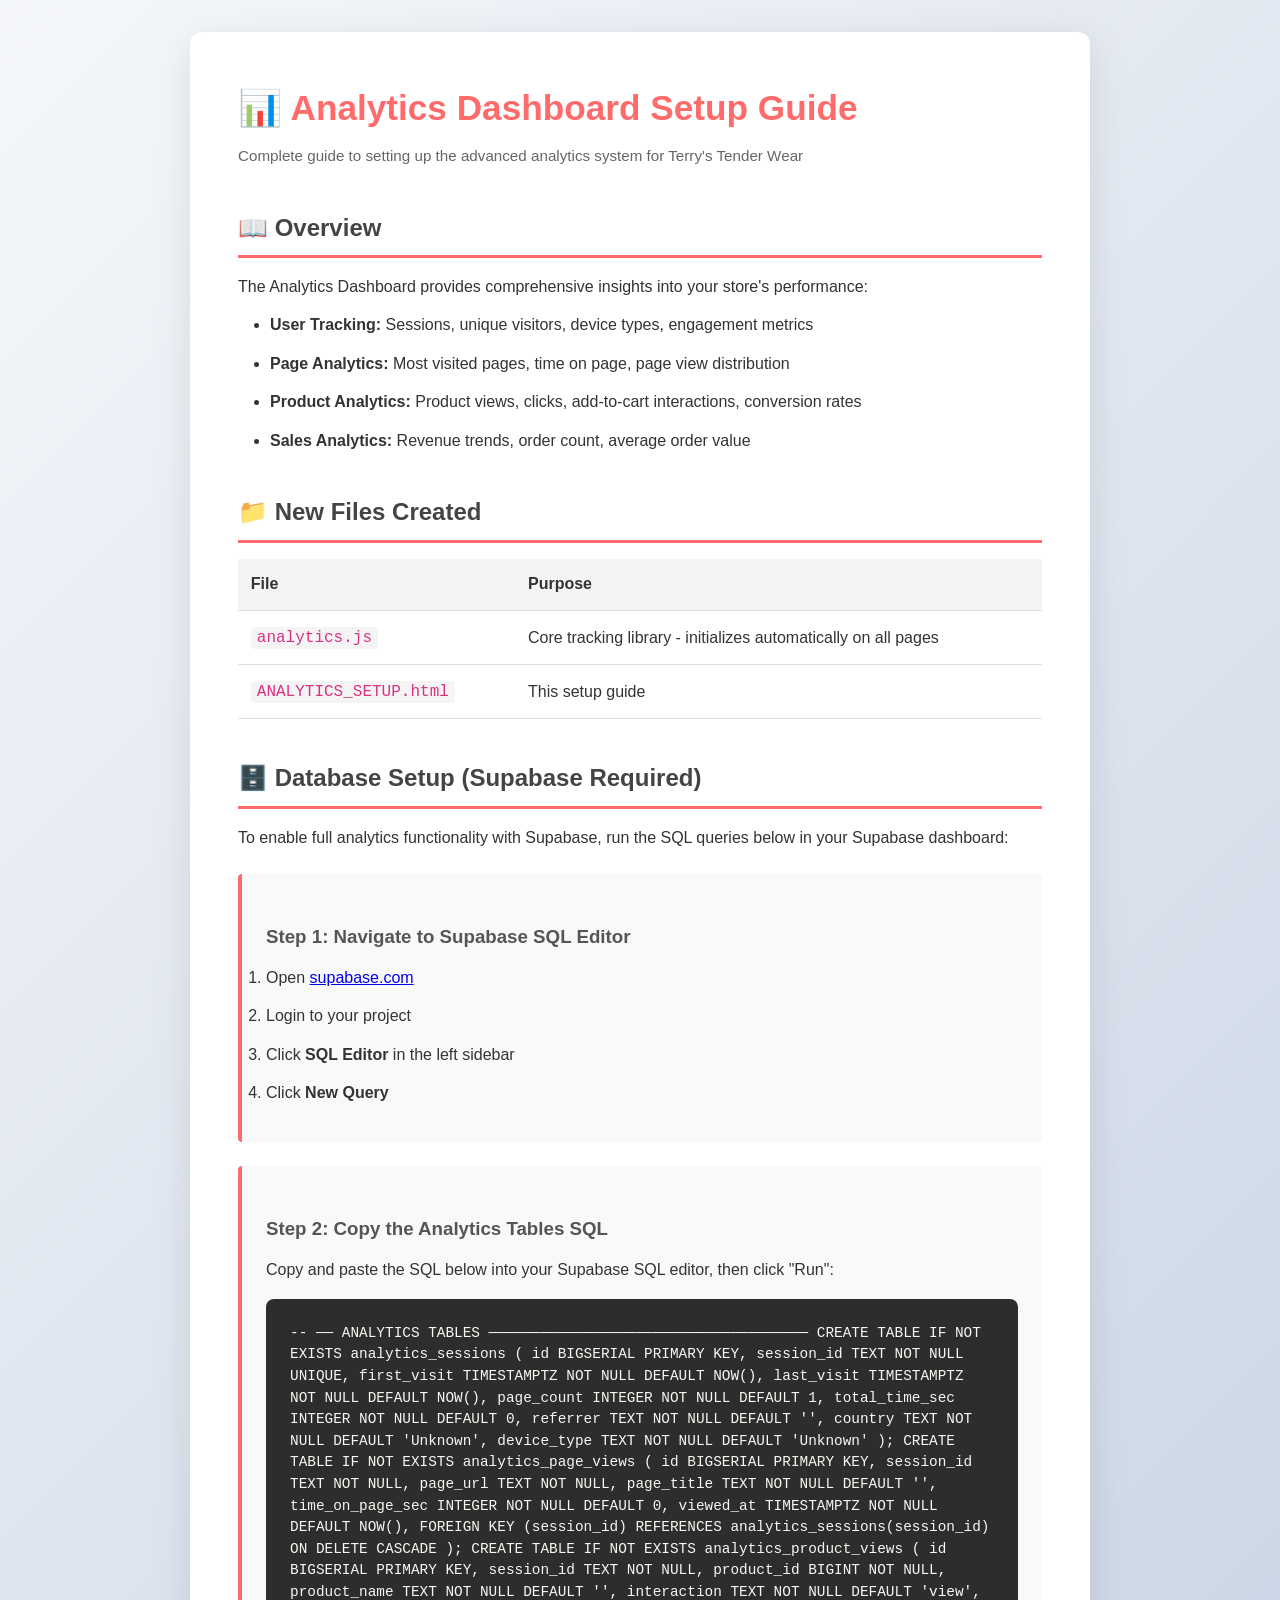
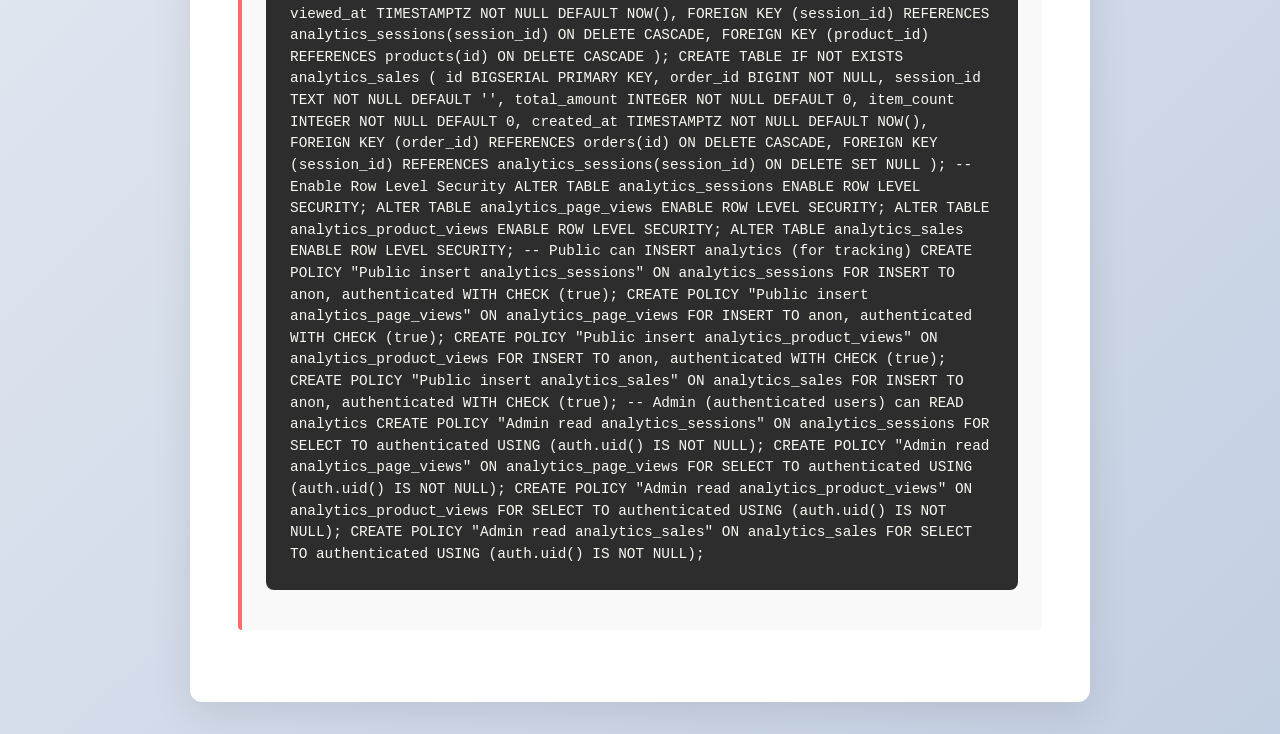
<file: ANALYTICS_SETUP.html>
<!DOCTYPE html>
<html lang="en">
<head>
  <meta charset="UTF-8">
  <meta name="viewport" content="width=device-width, initial-scale=1.0">
  <title>Analytics Setup Guide — Terry's Tender Wear</title>
  <style>
    * { margin: 0; padding: 0; box-sizing: border-box; }
    body {
      font-family: -apple-system, BlinkMacSystemFont, 'Segoe UI', Roboto, Oxygen, Ubuntu, Cantarell, sans-serif;
      line-height: 1.6;
      color: #333;
      background: linear-gradient(135deg, #f5f7fa 0%, #c3cfe2 100%);
      padding: 2rem;
    }
    .container { max-width: 900px; margin: 0 auto; background: white; border-radius: 12px; padding: 3rem; box-shadow: 0 10px 40px rgba(0,0,0,0.1); }
    h1 { color: #FF6B6B; margin-bottom: 0.5rem; font-size: 2.2rem; }
    .subtitle { color: #666; font-size: 0.95rem; margin-bottom: 2rem; }
    h2 { color: #444; margin-top: 2.5rem; margin-bottom: 1rem; border-bottom: 3px solid #FF6B6B; padding-bottom: 0.5rem; }
    h3 { color: #555; margin-top: 1.5rem; margin-bottom: 0.8rem; }
    p, li { margin-bottom: 0.8rem; }
    ul { margin-left: 2rem; }
    code {
      background: #f4f4f4;
      padding: 2px 6px;
      border-radius: 4px;
      font-family: 'Monaco', 'Courier New', monospace;
      color: #d63384;
    }
    .code-block {
      background: #2d2d2d;
      color: #f8f8f2;
      padding: 1.5rem;
      border-radius: 8px;
      overflow-x: auto;
      margin: 1rem 0;
      font-family: 'Monaco', 'Courier New', monospace;
      font-size: 0.9rem;
      line-height: 1.5;
    }
    .step { background: #f9f9f9; border-left: 4px solid #FF6B6B; padding: 1.5rem; margin: 1.5rem 0; border-radius: 4px; }
    .success { background: #d4f4de; color: #155724; padding: 1rem; border-radius: 6px; margin: 1rem 0; border-left: 4px solid #10B981; }
    .warning { background: #fff3cd; color: #856404; padding: 1rem; border-radius: 6px; margin: 1rem 0; border-left: 4px solid #F59E0B; }
    .info { background: #d1ecf1; color: #0c5460; padding: 1rem; border-radius: 6px; margin: 1rem 0; border-left: 4px solid #17a2b8; }
    table {
      width: 100%;
      border-collapse: collapse;
      margin: 1rem 0;
    }
    th, td {
      padding: 0.8rem;
      text-align: left;
      border-bottom: 1px solid #ddd;
    }
    th {
      background: #f4f4f4;
      font-weight: 700;
    }
    tr:hover { background: #f9f9f9; }
    .badge { display: inline-block; background: #FF6B6B; color: white; padding: 0.3rem 0.8rem; border-radius: 50px; font-size: 0.85rem; font-weight: 700; }
    .check { color: #10B981; }
  </style>
</head>
<body>

<div class="container">
  <h1>📊 Analytics Dashboard Setup Guide</h1>
  <p class="subtitle">Complete guide to setting up the advanced analytics system for Terry's Tender Wear</p>

  <!-- Overview -->
  <h2>📖 Overview</h2>
  <p>The Analytics Dashboard provides comprehensive insights into your store's performance:</p>
  <ul>
    <li><strong>User Tracking:</strong> Sessions, unique visitors, device types, engagement metrics</li>
    <li><strong>Page Analytics:</strong> Most visited pages, time on page, page view distribution</li>
    <li><strong>Product Analytics:</strong> Product views, clicks, add-to-cart interactions, conversion rates</li>
    <li><strong>Sales Analytics:</strong> Revenue trends, order count, average order value</li>
  </ul>

  <!-- Files Added -->
  <h2>📁 New Files Created</h2>
  <table>
    <thead>
      <tr>
        <th>File</th>
        <th>Purpose</th>
      </tr>
    </thead>
    <tbody>
      <tr>
        <td><code>analytics.js</code></td>
        <td>Core tracking library - initializes automatically on all pages</td>
      </tr>
      <tr>
        <td><code>ANALYTICS_SETUP.html</code></td>
        <td>This setup guide</td>
      </tr>
    </tbody>
  </table>

  <!-- Database Setup -->
  <h2>🗄️ Database Setup (Supabase Required)</h2>
  <p>To enable full analytics functionality with Supabase, run the SQL queries below in your Supabase dashboard:</p>

  <div class="step">
    <h3>Step 1: Navigate to Supabase SQL Editor</h3>
    <ol>
      <li>Open <a href="https://supabase.com" target="_blank">supabase.com</a></li>
      <li>Login to your project</li>
      <li>Click <strong>SQL Editor</strong> in the left sidebar</li>
      <li>Click <strong>New Query</strong></li>
    </ol>
  </div>

  <div class="step">
    <h3>Step 2: Copy the Analytics Tables SQL</h3>
    <p>Copy and paste the SQL below into your Supabase SQL editor, then click "Run":</p>
    
    <div class="code-block">-- ── ANALYTICS TABLES ─────────────────────────────────────

CREATE TABLE IF NOT EXISTS analytics_sessions (
  id              BIGSERIAL    PRIMARY KEY,
  session_id      TEXT         NOT NULL UNIQUE,
  first_visit     TIMESTAMPTZ  NOT NULL DEFAULT NOW(),
  last_visit      TIMESTAMPTZ  NOT NULL DEFAULT NOW(),
  page_count      INTEGER      NOT NULL DEFAULT 1,
  total_time_sec  INTEGER      NOT NULL DEFAULT 0,
  referrer        TEXT         NOT NULL DEFAULT '',
  country         TEXT         NOT NULL DEFAULT 'Unknown',
  device_type     TEXT         NOT NULL DEFAULT 'Unknown'
);

CREATE TABLE IF NOT EXISTS analytics_page_views (
  id              BIGSERIAL    PRIMARY KEY,
  session_id      TEXT         NOT NULL,
  page_url        TEXT         NOT NULL,
  page_title      TEXT         NOT NULL DEFAULT '',
  time_on_page_sec INTEGER      NOT NULL DEFAULT 0,
  viewed_at       TIMESTAMPTZ  NOT NULL DEFAULT NOW(),
  FOREIGN KEY (session_id) REFERENCES analytics_sessions(session_id) ON DELETE CASCADE
);

CREATE TABLE IF NOT EXISTS analytics_product_views (
  id              BIGSERIAL    PRIMARY KEY,
  session_id      TEXT         NOT NULL,
  product_id      BIGINT       NOT NULL,
  product_name    TEXT         NOT NULL DEFAULT '',
  interaction     TEXT         NOT NULL DEFAULT 'view',
  viewed_at       TIMESTAMPTZ  NOT NULL DEFAULT NOW(),
  FOREIGN KEY (session_id) REFERENCES analytics_sessions(session_id) ON DELETE CASCADE,
  FOREIGN KEY (product_id) REFERENCES products(id) ON DELETE CASCADE
);

CREATE TABLE IF NOT EXISTS analytics_sales (
  id              BIGSERIAL    PRIMARY KEY,
  order_id        BIGINT       NOT NULL,
  session_id      TEXT         NOT NULL DEFAULT '',
  total_amount    INTEGER      NOT NULL DEFAULT 0,
  item_count      INTEGER      NOT NULL DEFAULT 0,
  created_at      TIMESTAMPTZ  NOT NULL DEFAULT NOW(),
  FOREIGN KEY (order_id) REFERENCES orders(id) ON DELETE CASCADE,
  FOREIGN KEY (session_id) REFERENCES analytics_sessions(session_id) ON DELETE SET NULL
);

-- Enable Row Level Security
ALTER TABLE analytics_sessions ENABLE ROW LEVEL SECURITY;
ALTER TABLE analytics_page_views ENABLE ROW LEVEL SECURITY;
ALTER TABLE analytics_product_views ENABLE ROW LEVEL SECURITY;
ALTER TABLE analytics_sales ENABLE ROW LEVEL SECURITY;

-- Public can INSERT analytics (for tracking)
CREATE POLICY "Public insert analytics_sessions"
  ON analytics_sessions FOR INSERT
  TO anon, authenticated
  WITH CHECK (true);

CREATE POLICY "Public insert analytics_page_views"
  ON analytics_page_views FOR INSERT
  TO anon, authenticated
  WITH CHECK (true);

CREATE POLICY "Public insert analytics_product_views"
  ON analytics_product_views FOR INSERT
  TO anon, authenticated
  WITH CHECK (true);

CREATE POLICY "Public insert analytics_sales"
  ON analytics_sales FOR INSERT
  TO anon, authenticated
  WITH CHECK (true);

-- Admin (authenticated users) can READ analytics
CREATE POLICY "Admin read analytics_sessions"
  ON analytics_sessions FOR SELECT
  TO authenticated
  USING (auth.uid() IS NOT NULL);

CREATE POLICY "Admin read analytics_page_views"
  ON analytics_page_views FOR SELECT
  TO authenticated
  USING (auth.uid() IS NOT NULL);

CREATE POLICY "Admin read analytics_product_views"
  ON analytics_product_views FOR SELECT
  TO authenticated
  USING (auth.uid() IS NOT NULL);

CREATE POLICY "Admin read analytics_sales"
  ON analytics_sales FOR SELECT
  TO authenticated
  USING (auth.uid() IS NOT NULL);
</file>
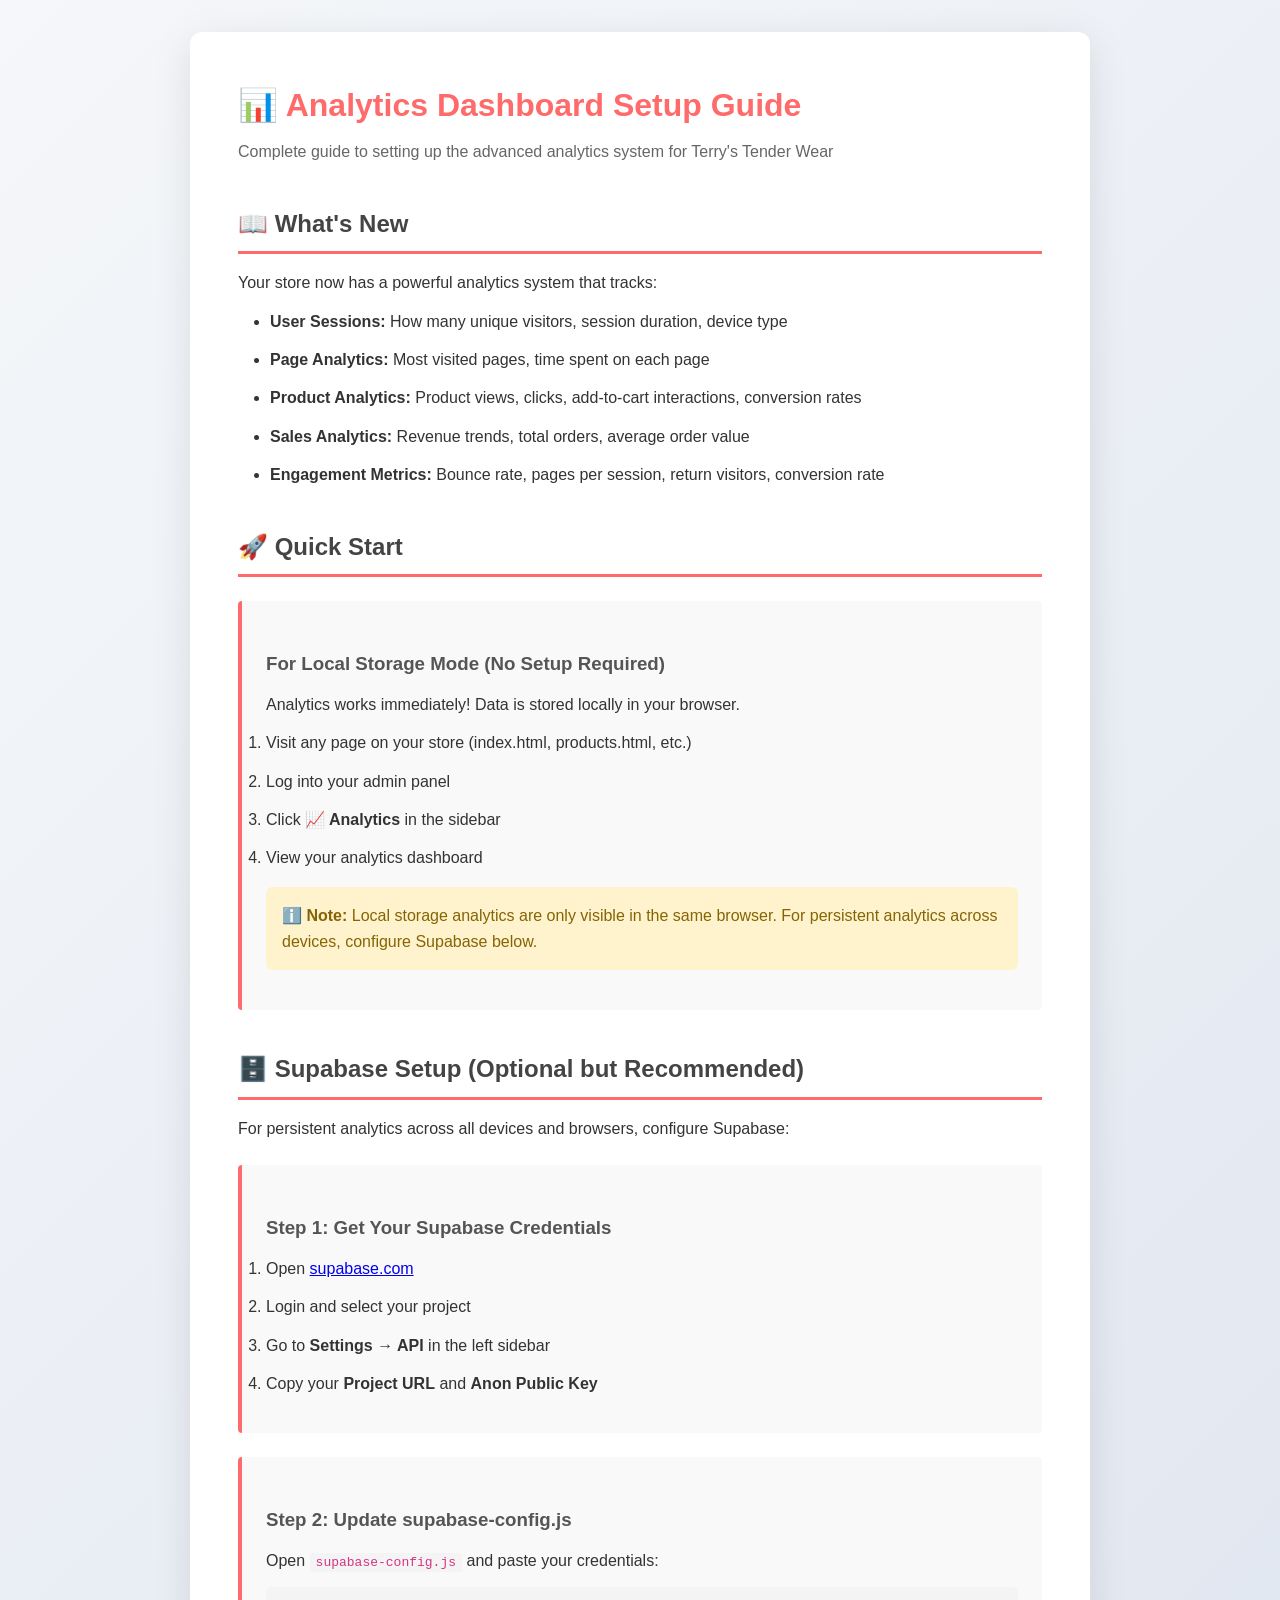
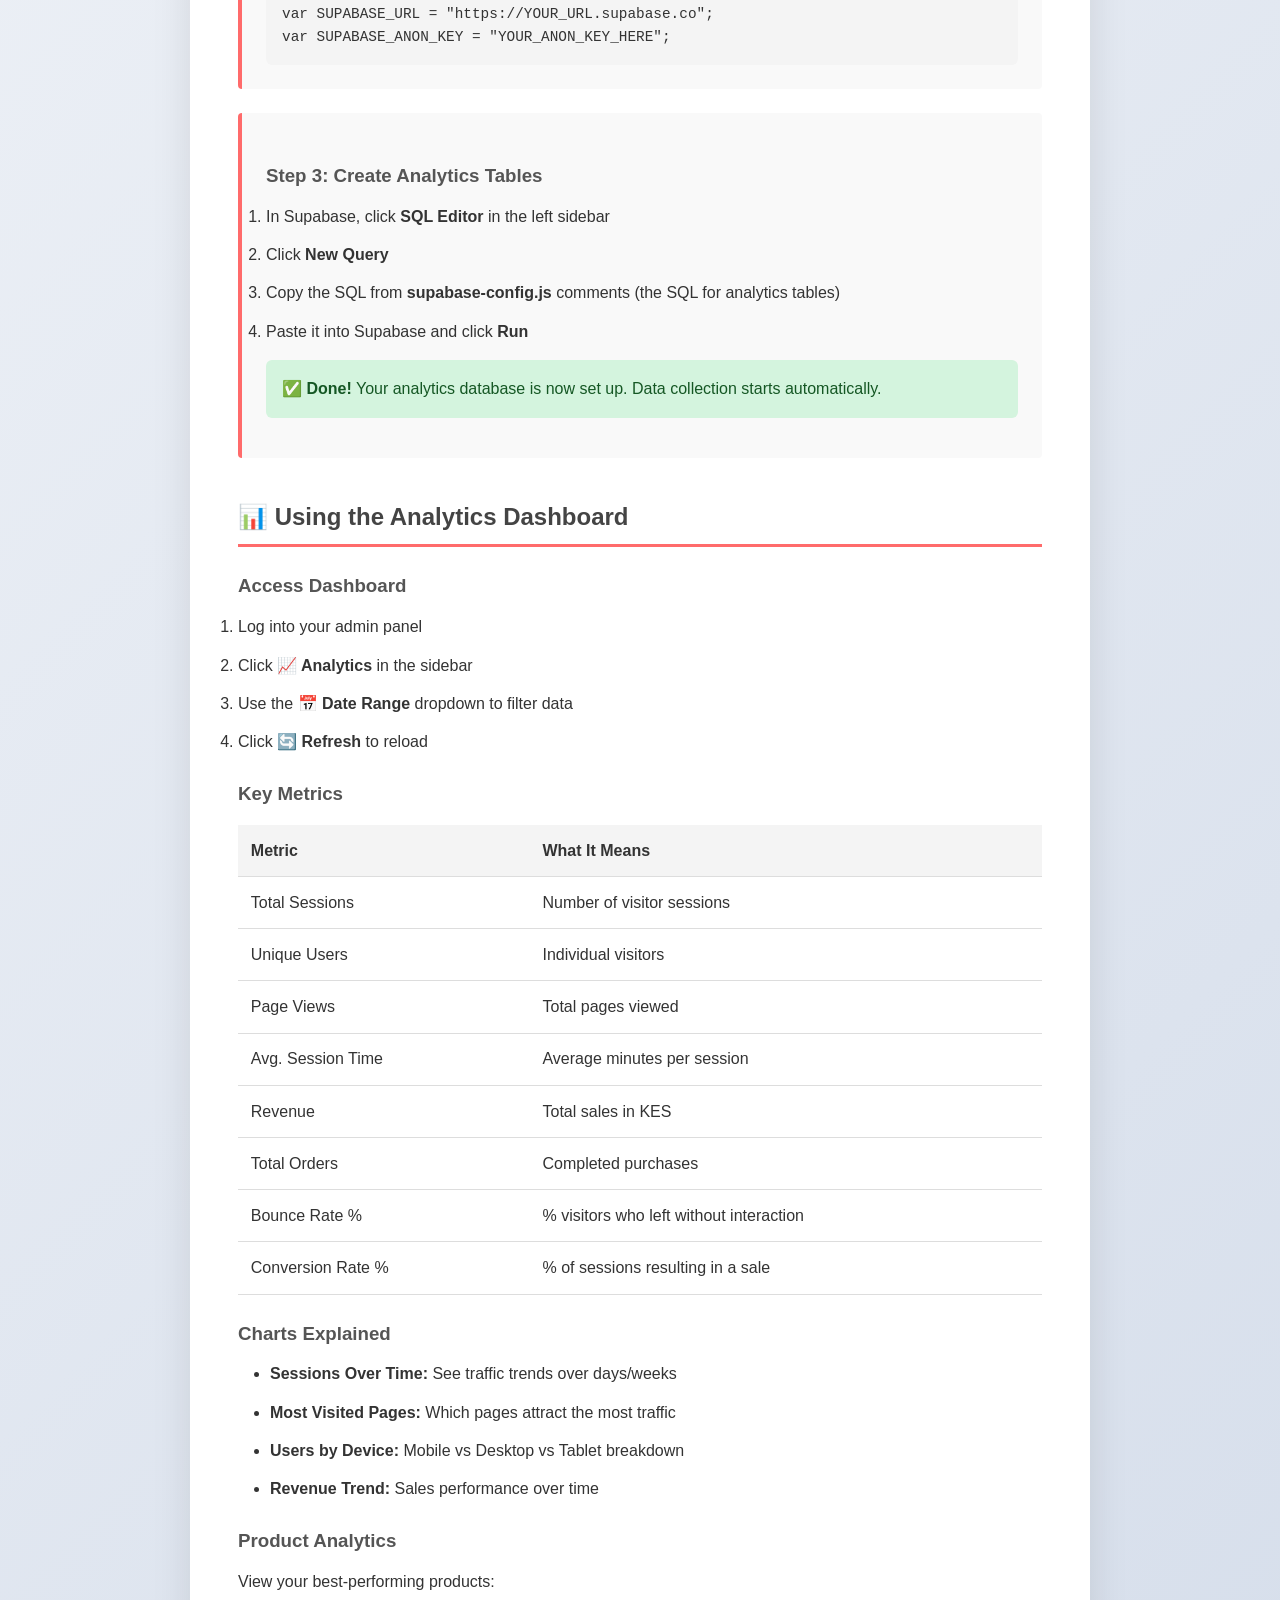
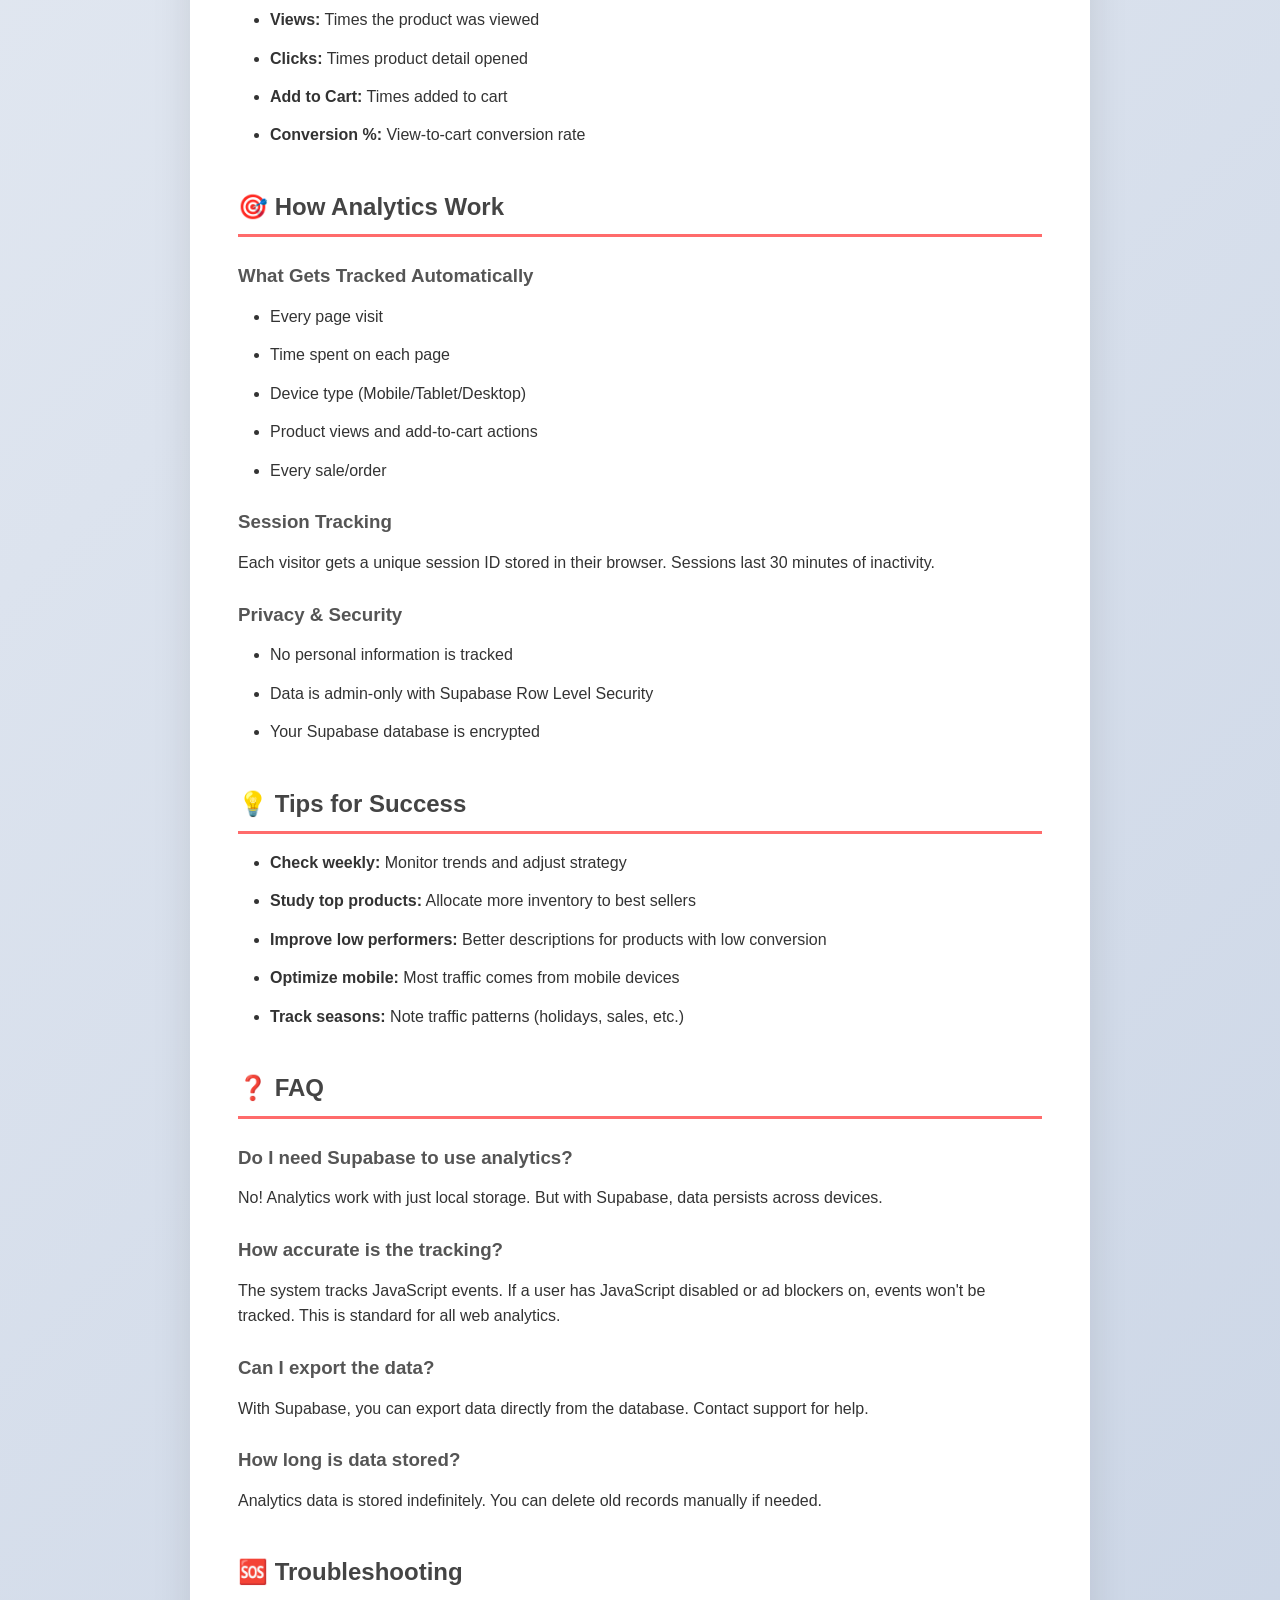
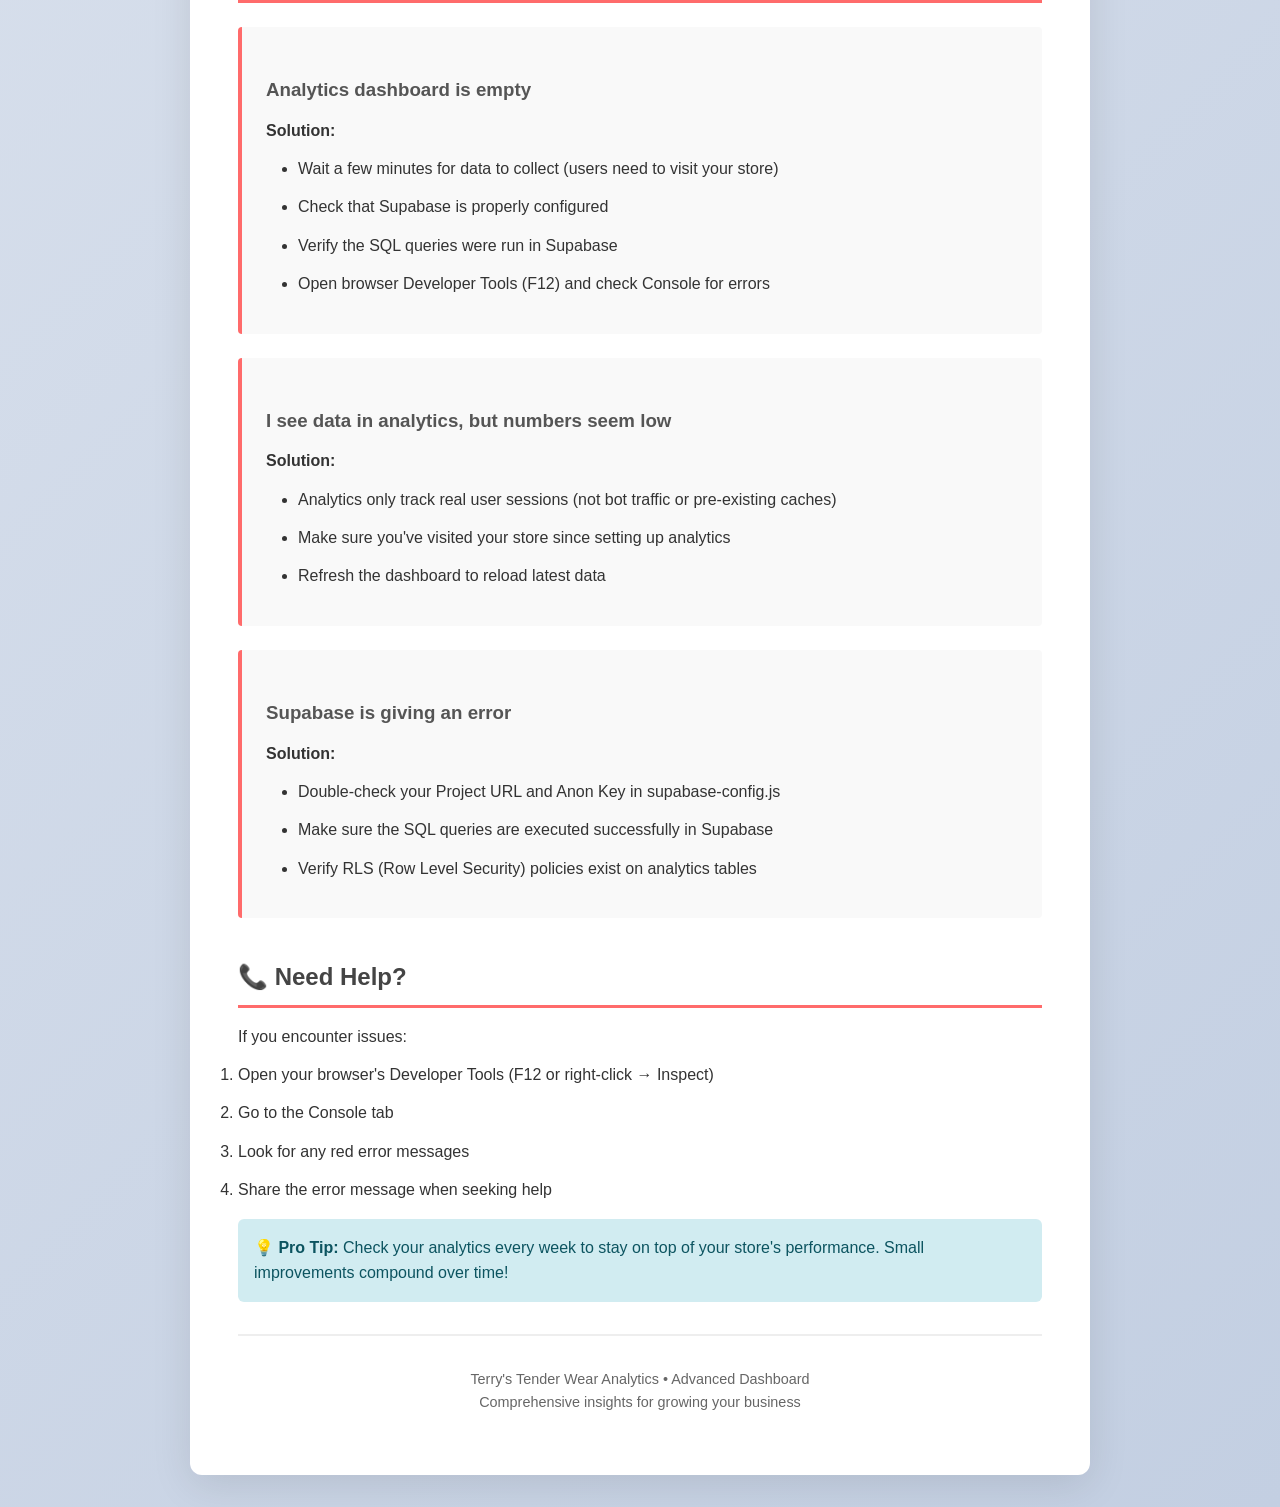
<file: ANALYTICS_SETUP_GUIDE.html>
<!DOCTYPE html>
<html lang="en">
<head>
  <meta charset="UTF-8">
  <meta name="viewport" content="width=device-width, initial-scale=1.0">
  <title>Analytics Setup Guide — Terry's Tender Wear</title>
  <style>
    * { margin: 0; padding: 0; box-sizing: border-box; }
    body {
      font-family: -apple-system, BlinkMacSystemFont, 'Segoe UI', Roboto, sans-serif;
      line-height: 1.6;
      color: #333;
      background: linear-gradient(135deg, #f5f7fa 0%, #c3cfe2 100%);
      padding: 2rem;
    }
    .container { max-width: 900px; margin: 0 auto; background: white; border-radius: 12px; padding: 3rem; box-shadow: 0 10px 40px rgba(0,0,0,0.1); }
    h1 { color: #FF6B6B; margin-bottom: 0.5rem; }
    .subtitle { color: #666; margin-bottom: 2rem; }
    h2 { color: #444; margin-top: 2.5rem; margin-bottom: 1rem; border-bottom: 3px solid #FF6B6B; padding-bottom: 0.5rem; }
    h3 { color: #555; margin-top: 1.5rem; margin-bottom: 0.8rem; }
    p, li { margin-bottom: 0.8rem; }
    ul { margin-left: 2rem; }
    code { background: #f4f4f4; padding: 2px 6px; border-radius: 4px; font-family: monospace; color: #d63384; }
    .step { background: #f9f9f9; border-left: 4px solid #FF6B6B; padding: 1.5rem; margin: 1.5rem 0; border-radius: 4px; }
    .success { background: #d4f4de; color: #155724; padding: 1rem; border-radius: 6px; margin: 1rem 0; }
    .warning { background: #fff3cd; color: #856404; padding: 1rem; border-radius: 6px; margin: 1rem 0; }
    .info { background: #d1ecf1; color: #0c5460; padding: 1rem; border-radius: 6px; margin: 1rem 0; }
    table { width: 100%; border-collapse: collapse; margin: 1rem 0; }
    th, td { padding: 0.8rem; text-align: left; border-bottom: 1px solid #ddd; }
    th { background: #f4f4f4; font-weight: 700; }
  </style>
</head>
<body>

<div class="container">
  <h1>📊 Analytics Dashboard Setup Guide</h1>
  <p class="subtitle">Complete guide to setting up the advanced analytics system for Terry's Tender Wear</p>

  <h2>📖 What's New</h2>
  <p>Your store now has a powerful analytics system that tracks:</p>
  <ul>
    <li><strong>User Sessions:</strong> How many unique visitors, session duration, device type</li>
    <li><strong>Page Analytics:</strong> Most visited pages, time spent on each page</li>
    <li><strong>Product Analytics:</strong> Product views, clicks, add-to-cart interactions, conversion rates</li>
    <li><strong>Sales Analytics:</strong> Revenue trends, total orders, average order value</li>
    <li><strong>Engagement Metrics:</strong> Bounce rate, pages per session, return visitors, conversion rate</li>
  </ul>

  <h2>🚀 Quick Start</h2>
  <div class="step">
    <h3>For Local Storage Mode (No Setup Required)</h3>
    <p>Analytics works immediately! Data is stored locally in your browser.</p>
    <ol>
      <li>Visit any page on your store (index.html, products.html, etc.)</li>
      <li>Log into your admin panel</li>
      <li>Click <strong>📈 Analytics</strong> in the sidebar</li>
      <li>View your analytics dashboard</li>
    </ol>
    <div class="warning">
      <strong>ℹ️ Note:</strong> Local storage analytics are only visible in the same browser. For persistent analytics across devices, configure Supabase below.
    </div>
  </div>

  <h2>🗄️ Supabase Setup (Optional but Recommended)</h2>
  <p>For persistent analytics across all devices and browsers, configure Supabase:</p>

  <div class="step">
    <h3>Step 1: Get Your Supabase Credentials</h3>
    <ol>
      <li>Open <a href="https://supabase.com" target="_blank">supabase.com</a></li>
      <li>Login and select your project</li>
      <li>Go to <strong>Settings → API</strong> in the left sidebar</li>
      <li>Copy your <strong>Project URL</strong> and <strong>Anon Public Key</strong></li>
    </ol>
  </div>

  <div class="step">
    <h3>Step 2: Update supabase-config.js</h3>
    <p>Open <code>supabase-config.js</code> and paste your credentials:</p>
    <div style="background:#f4f4f4;padding:1rem;border-radius:6px;font-family:monospace;font-size:0.9rem;overflow-x:auto;">
var SUPABASE_URL      = "https://YOUR_URL.supabase.co";<br>
var SUPABASE_ANON_KEY = "YOUR_ANON_KEY_HERE";
    </div>
  </div>

  <div class="step">
    <h3>Step 3: Create Analytics Tables</h3>
    <ol>
      <li>In Supabase, click <strong>SQL Editor</strong> in the left sidebar</li>
      <li>Click <strong>New Query</strong></li>
      <li>Copy the SQL from <strong>supabase-config.js</strong> comments (the SQL for analytics tables)</li>
      <li>Paste it into Supabase and click <strong>Run</strong></li>
    </ol>
    <div class="success">
      <strong>✅ Done!</strong> Your analytics database is now set up. Data collection starts automatically.
    </div>
  </div>

  <h2>📊 Using the Analytics Dashboard</h2>
  
  <h3>Access Dashboard</h3>
  <ol>
    <li>Log into your admin panel</li>
    <li>Click <strong>📈 Analytics</strong> in the sidebar</li>
    <li>Use the <strong>📅 Date Range</strong> dropdown to filter data</li>
    <li>Click <strong>🔄 Refresh</strong> to reload</li>
  </ol>

  <h3>Key Metrics</h3>
  <table>
    <thead>
      <tr><th>Metric</th><th>What It Means</th></tr>
    </thead>
    <tbody>
      <tr><td>Total Sessions</td><td>Number of visitor sessions</td></tr>
      <tr><td>Unique Users</td><td>Individual visitors</td></tr>
      <tr><td>Page Views</td><td>Total pages viewed</td></tr>
      <tr><td>Avg. Session Time</td><td>Average minutes per session</td></tr>
      <tr><td>Revenue</td><td>Total sales in KES</td></tr>
      <tr><td>Total Orders</td><td>Completed purchases</td></tr>
      <tr><td>Bounce Rate %</td><td>% visitors who left without interaction</td></tr>
      <tr><td>Conversion Rate %</td><td>% of sessions resulting in a sale</td></tr>
    </tbody>
  </table>

  <h3>Charts Explained</h3>
  <ul>
    <li><strong>Sessions Over Time:</strong> See traffic trends over days/weeks</li>
    <li><strong>Most Visited Pages:</strong> Which pages attract the most traffic</li>
    <li><strong>Users by Device:</strong> Mobile vs Desktop vs Tablet breakdown</li>
    <li><strong>Revenue Trend:</strong> Sales performance over time</li>
  </ul>

  <h3>Product Analytics</h3>
  <p>View your best-performing products:</p>
  <ul>
    <li><strong>Views:</strong> Times the product was viewed</li>
    <li><strong>Clicks:</strong> Times product detail opened</li>
    <li><strong>Add to Cart:</strong> Times added to cart</li>
    <li><strong>Conversion %:</strong> View-to-cart conversion rate</li>
  </ul>

  <h2>🎯 How Analytics Work</h2>
  
  <h3>What Gets Tracked Automatically</h3>
  <ul>
    <li>Every page visit</li>
    <li>Time spent on each page</li>
    <li>Device type (Mobile/Tablet/Desktop)</li>
    <li>Product views and add-to-cart actions</li>
    <li>Every sale/order</li>
  </ul>

  <h3>Session Tracking</h3>
  <p>Each visitor gets a unique session ID stored in their browser. Sessions last 30 minutes of inactivity.</p>

  <h3>Privacy & Security</h3>
  <ul>
    <li>No personal information is tracked</li>
    <li>Data is admin-only with Supabase Row Level Security</li>
    <li>Your Supabase database is encrypted</li>
  </ul>

  <h2>💡 Tips for Success</h2>
  <ul>
    <li><strong>Check weekly:</strong> Monitor trends and adjust strategy</li>
    <li><strong>Study top products:</strong> Allocate more inventory to best sellers</li>
    <li><strong>Improve low performers:</strong> Better descriptions for products with low conversion</li>
    <li><strong>Optimize mobile:</strong> Most traffic comes from mobile devices</li>
    <li><strong>Track seasons:</strong> Note traffic patterns (holidays, sales, etc.)</li>
  </ul>

  <h2>❓ FAQ</h2>
  
  <h3>Do I need Supabase to use analytics?</h3>
  <p>No! Analytics work with just local storage. But with Supabase, data persists across devices.</p>

  <h3>How accurate is the tracking?</h3>
  <p>The system tracks JavaScript events. If a user has JavaScript disabled or ad blockers on, events won't be tracked. This is standard for all web analytics.</p>

  <h3>Can I export the data?</h3>
  <p>With Supabase, you can export data directly from the database. Contact support for help.</p>

  <h3>How long is data stored?</h3>
  <p>Analytics data is stored indefinitely. You can delete old records manually if needed.</p>

  <h2>🆘 Troubleshooting</h2>

  <div class="step">
    <h3>Analytics dashboard is empty</h3>
    <p><strong>Solution:</strong></p>
    <ul>
      <li>Wait a few minutes for data to collect (users need to visit your store)</li>
      <li>Check that Supabase is properly configured</li>
      <li>Verify the SQL queries were run in Supabase</li>
      <li>Open browser Developer Tools (F12) and check Console for errors</li>
    </ul>
  </div>

  <div class="step">
    <h3>I see data in analytics, but numbers seem low</h3>
    <p><strong>Solution:</strong></p>
    <ul>
      <li>Analytics only track real user sessions (not bot traffic or pre-existing caches)</li>
      <li>Make sure you've visited your store since setting up analytics</li>
      <li>Refresh the dashboard to reload latest data</li>
    </ul>
  </div>

  <div class="step">
    <h3>Supabase is giving an error</h3>
    <p><strong>Solution:</strong></p>
    <ul>
      <li>Double-check your Project URL and Anon Key in supabase-config.js</li>
      <li>Make sure the SQL queries are executed successfully in Supabase</li>
      <li>Verify RLS (Row Level Security) policies exist on analytics tables</li>
    </ul>
  </div>

  <h2>📞 Need Help?</h2>
  <p>If you encounter issues:</p>
  <ol>
    <li>Open your browser's Developer Tools (F12 or right-click → Inspect)</li>
    <li>Go to the Console tab</li>
    <li>Look for any red error messages</li>
    <li>Share the error message when seeking help</li>
  </ol>

  <div class="info">
    <strong>💡 Pro Tip:</strong> Check your analytics every week to stay on top of your store's performance. Small improvements compound over time!
  </div>

  <hr style="margin:2rem 0;border:none;border-top:2px solid #eee">
  <p style="text-align:center;color:#666;font-size:0.9rem">
    Terry's Tender Wear Analytics • Advanced Dashboard<br>
    Comprehensive insights for growing your business
  </p>

</div>

</body>
</html>
</file>
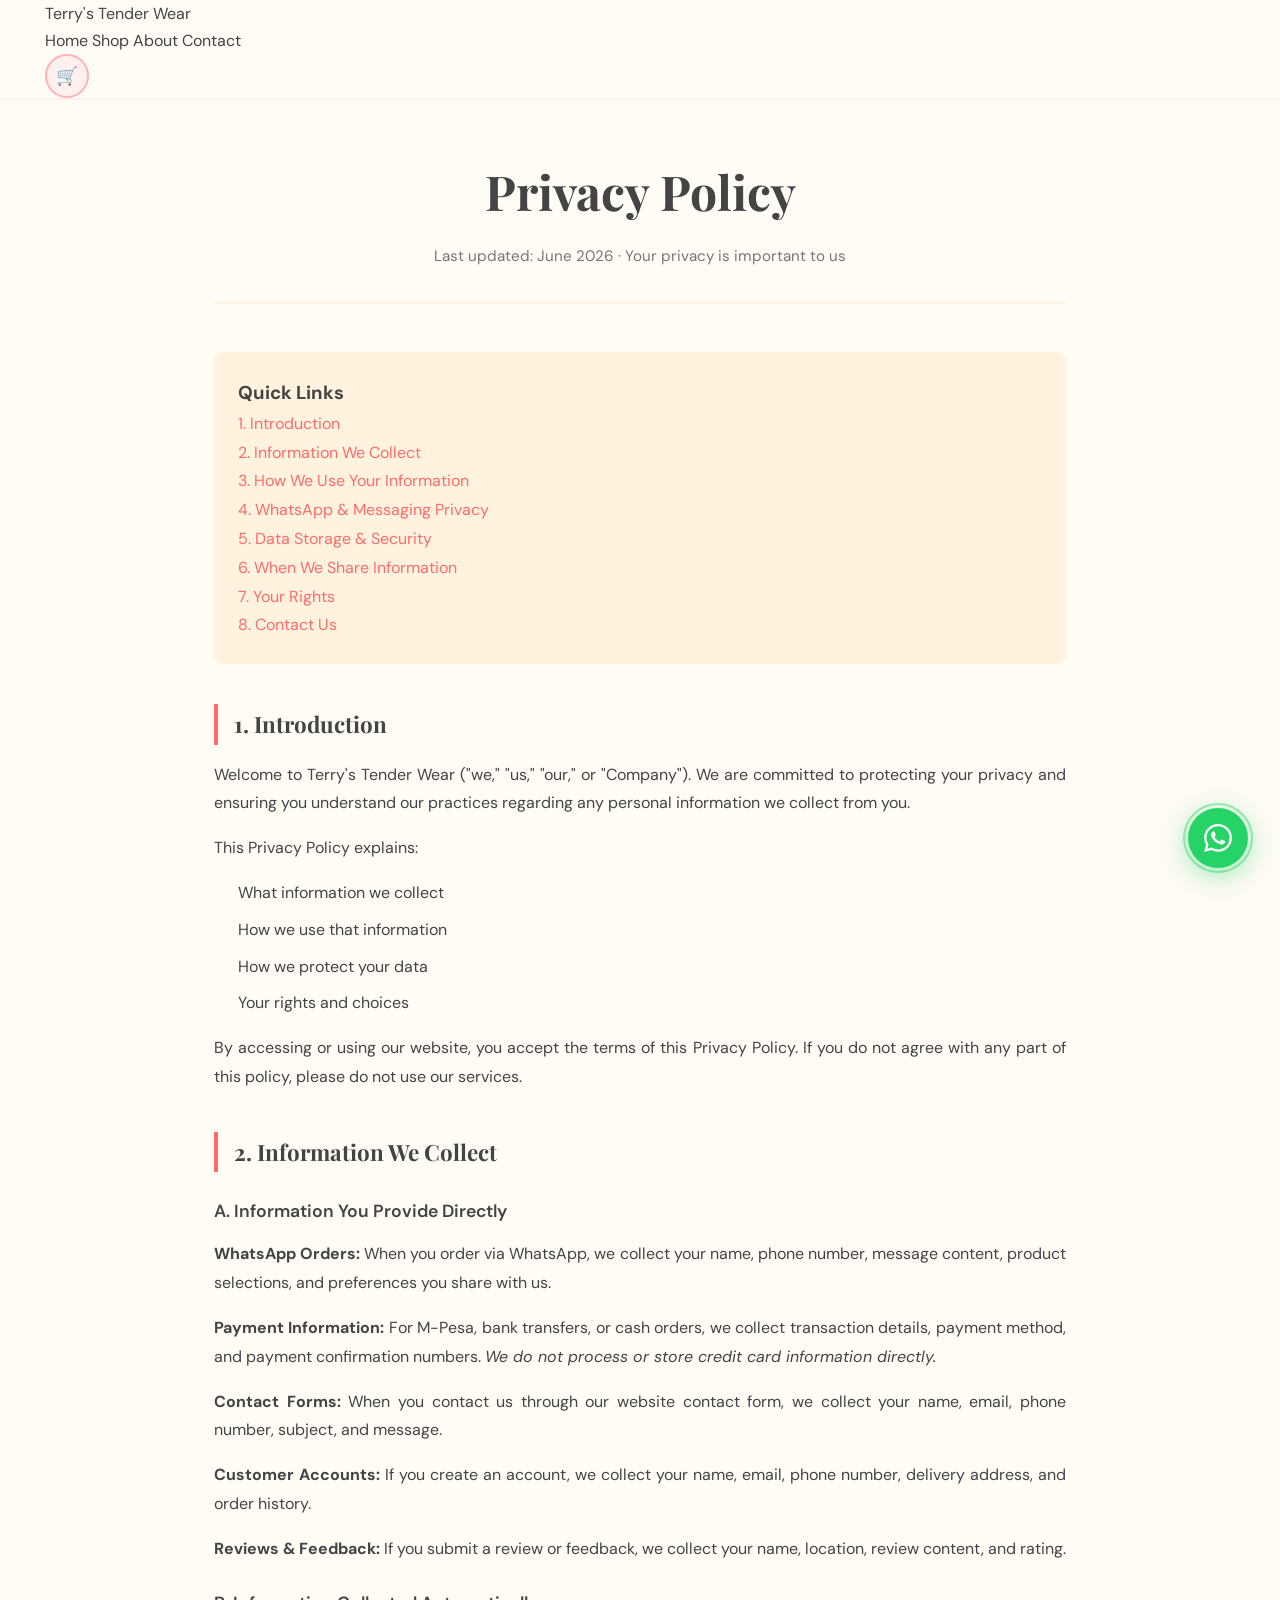
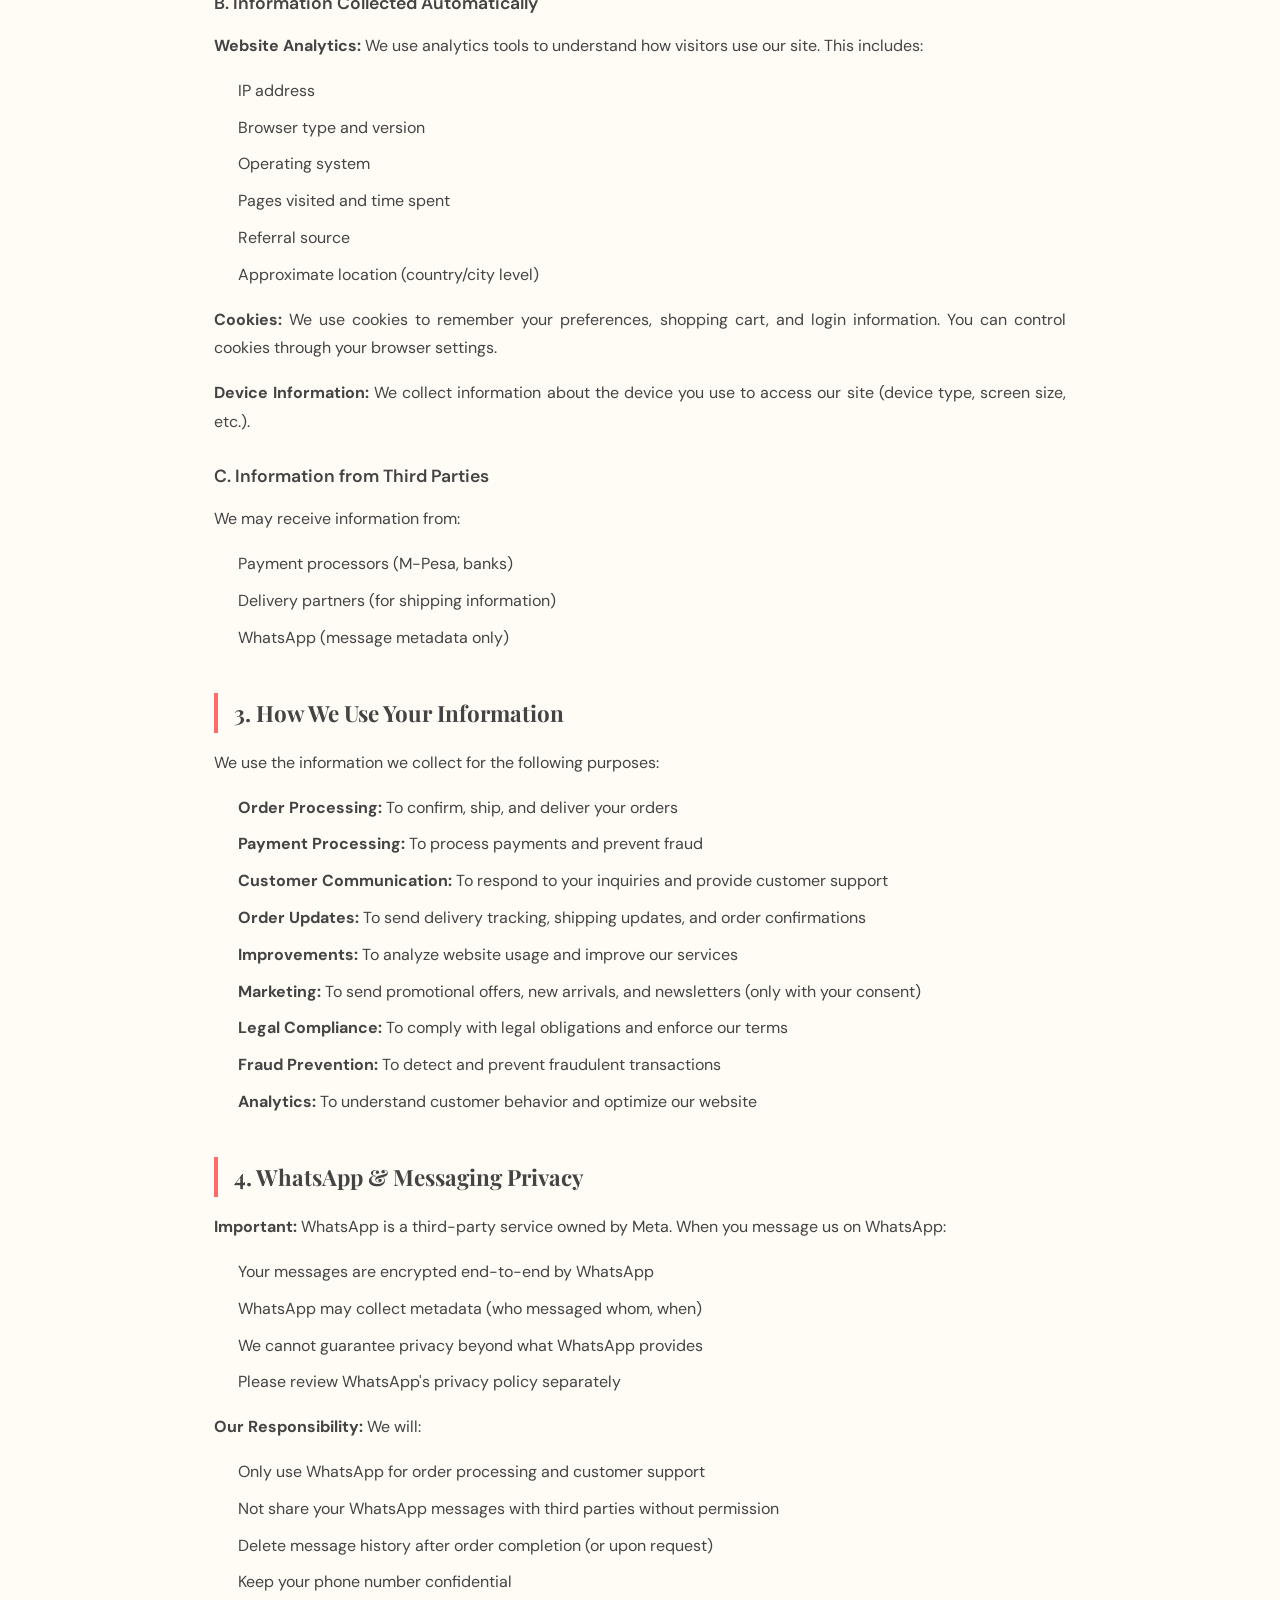
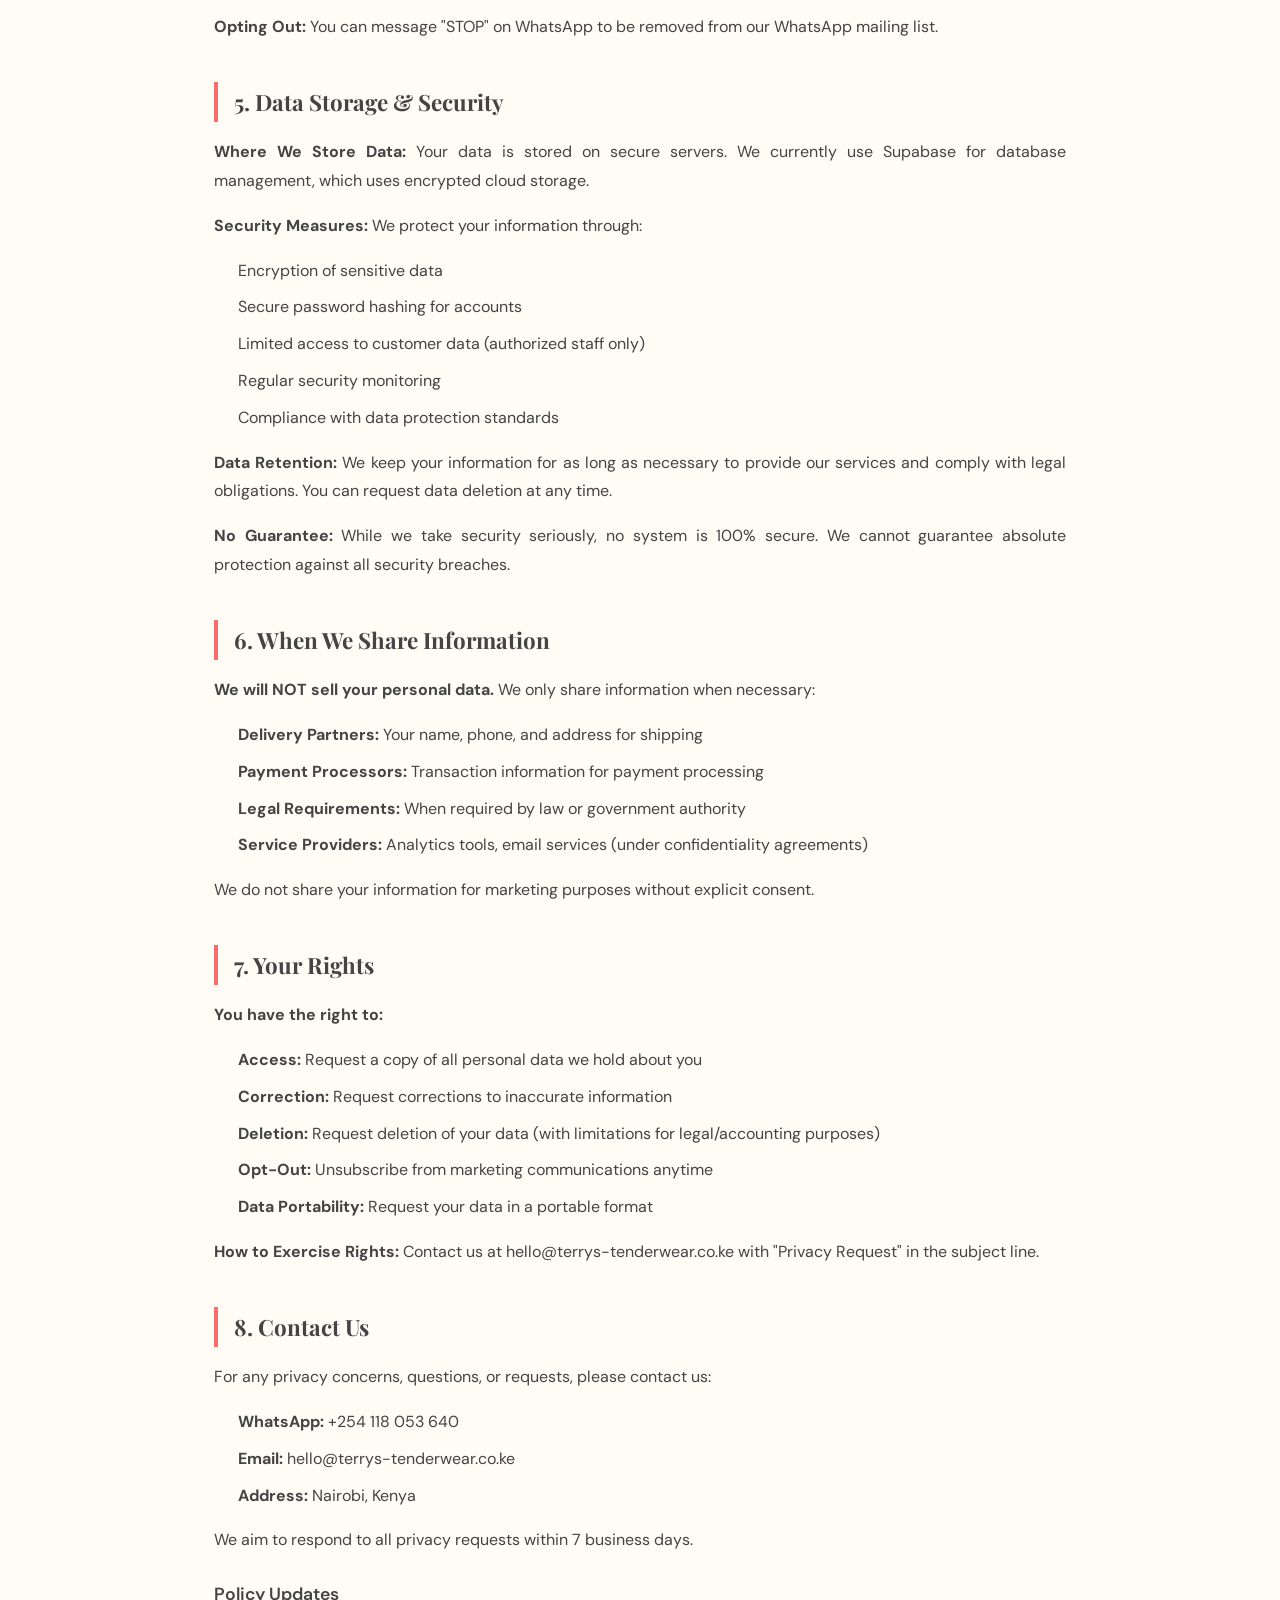
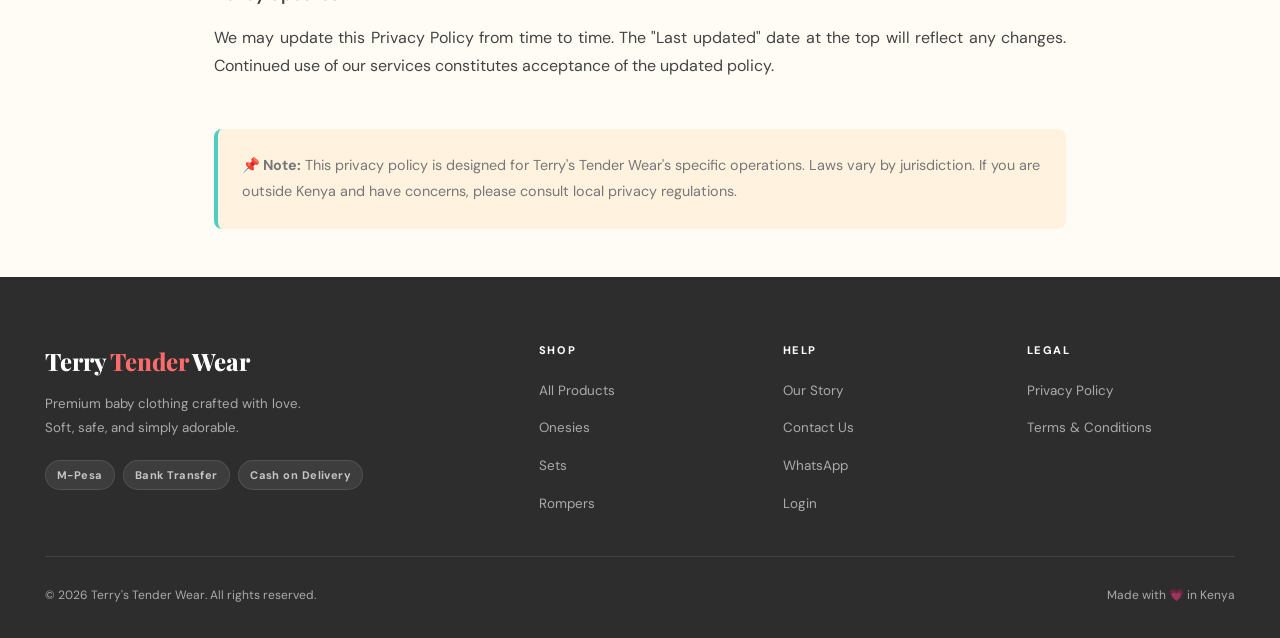
<file: privacy-policy.html>
<!DOCTYPE html>
<html lang="en">
<head>
  <meta charset="UTF-8">
  <meta name="viewport" content="width=device-width, initial-scale=1.0">
  <meta name="description" content="Privacy Policy - Terry's Tender Wear. How we collect, use, and protect your personal data.">
  <title>Privacy Policy — Terry's Tender Wear</title>
  <link rel="icon" type="image/svg+xml" href="data:image/svg+xml,<svg xmlns='http://www.w3.org/2000/svg' viewBox='0 0 100 100'><text y='75' font-size='75' font-weight='bold' fill='%23D4A5A5'>T</text></svg>">
  <link rel="stylesheet" href="style.css">
  <style>
    .legal-container {
      max-width: 900px;
      margin: 0 auto;
      padding: 3rem 1.5rem;
      line-height: 1.8;
      color: var(--dark);
    }
    .legal-header {
      text-align: center;
      margin-bottom: 3rem;
      padding-bottom: 2rem;
      border-bottom: 2px solid var(--cream-d);
    }
    .legal-header h1 {
      font-family: var(--font-d);
      font-size: clamp(2rem, 5vw, 3rem);
      margin-bottom: 0.5rem;
      color: var(--dark);
    }
    .legal-header p {
      color: var(--mid);
      font-size: 0.95rem;
    }
    .legal-content h2 {
      font-family: var(--font-d);
      font-size: 1.4rem;
      margin-top: 2.5rem;
      margin-bottom: 1rem;
      color: var(--dark);
      border-left: 4px solid var(--coral);
      padding-left: 1rem;
    }
    .legal-content h3 {
      font-size: 1.1rem;
      margin-top: 1.5rem;
      margin-bottom: 0.8rem;
      color: var(--dark);
      font-weight: 600;
    }
    .legal-content p {
      margin-bottom: 1rem;
      text-align: justify;
    }
    .legal-content ul {
      margin-left: 1.5rem;
      margin-bottom: 1rem;
    }
    .legal-content li {
      margin-bottom: 0.5rem;
    }
    .legal-toc {
      background: var(--cream-d);
      padding: 1.5rem;
      border-radius: 8px;
      margin-bottom: 2rem;
    }
    .legal-toc h3 {
      margin-top: 0;
    }
    .legal-toc ul {
      list-style: none;
      margin-left: 0;
    }
    .legal-toc a {
      color: var(--coral);
      text-decoration: none;
      transition: color 0.3s;
    }
    .legal-toc a:hover {
      color: var(--dark);
      text-decoration: underline;
    }
    .legal-footer-note {
      background: var(--cream-d);
      padding: 1.5rem;
      border-radius: 8px;
      margin-top: 3rem;
      border-left: 4px solid var(--mint);
      font-size: 0.9rem;
      color: var(--mid);
    }
  </style>
</head>
<body>
<!-- HEADER -->
<header class="site-header">
  <div class="container">
    <div class="header-row">
      <a href="index.html" class="logo">Terry's <span>Tender</span> Wear</a>
      <nav class="nav-menu" id="nav-menu">
        <a href="index.html">Home</a>
        <a href="products.html">Shop</a>
        <a href="about.html">About</a>
        <a href="contact.html">Contact</a>
      </nav>
      <button id="nav-cart-btn" class="nav-cart-btn" aria-label="Open cart">
        🛒 <span id="nav-cart-badge" class="nav-cart-badge" style="display:none;">0</span>
      </button>
    </div>
  </div>
</header>

<!-- MAIN CONTENT -->
<main>
  <div class="legal-container">
    <div class="legal-header">
      <h1>Privacy Policy</h1>
      <p>Last updated: June 2026 · Your privacy is important to us</p>
    </div>

    <div class="legal-toc">
      <h3>Quick Links</h3>
      <ul>
        <li><a href="#introduction">1. Introduction</a></li>
        <li><a href="#information">2. Information We Collect</a></li>
        <li><a href="#how-used">3. How We Use Your Information</a></li>
        <li><a href="#whatsapp">4. WhatsApp & Messaging Privacy</a></li>
        <li><a href="#storage">5. Data Storage & Security</a></li>
        <li><a href="#sharing">6. When We Share Information</a></li>
        <li><a href="#rights">7. Your Rights</a></li>
        <li><a href="#contact">8. Contact Us</a></li>
      </ul>
    </div>

    <div class="legal-content">
      
      <h2 id="introduction">1. Introduction</h2>
      <p>Welcome to Terry's Tender Wear ("we," "us," "our," or "Company"). We are committed to protecting your privacy and ensuring you understand our practices regarding any personal information we collect from you.</p>
      <p>This Privacy Policy explains:</p>
      <ul>
        <li>What information we collect</li>
        <li>How we use that information</li>
        <li>How we protect your data</li>
        <li>Your rights and choices</li>
      </ul>
      <p>By accessing or using our website, you accept the terms of this Privacy Policy. If you do not agree with any part of this policy, please do not use our services.</p>

      <h2 id="information">2. Information We Collect</h2>
      
      <h3>A. Information You Provide Directly</h3>
      <p><strong>WhatsApp Orders:</strong> When you order via WhatsApp, we collect your name, phone number, message content, product selections, and preferences you share with us.</p>
      <p><strong>Payment Information:</strong> For M-Pesa, bank transfers, or cash orders, we collect transaction details, payment method, and payment confirmation numbers. <em>We do not process or store credit card information directly.</em></p>
      <p><strong>Contact Forms:</strong> When you contact us through our website contact form, we collect your name, email, phone number, subject, and message.</p>
      <p><strong>Customer Accounts:</strong> If you create an account, we collect your name, email, phone number, delivery address, and order history.</p>
      <p><strong>Reviews & Feedback:</strong> If you submit a review or feedback, we collect your name, location, review content, and rating.</p>

      <h3>B. Information Collected Automatically</h3>
      <p><strong>Website Analytics:</strong> We use analytics tools to understand how visitors use our site. This includes:</p>
      <ul>
        <li>IP address</li>
        <li>Browser type and version</li>
        <li>Operating system</li>
        <li>Pages visited and time spent</li>
        <li>Referral source</li>
        <li>Approximate location (country/city level)</li>
      </ul>
      <p><strong>Cookies:</strong> We use cookies to remember your preferences, shopping cart, and login information. You can control cookies through your browser settings.</p>
      <p><strong>Device Information:</strong> We collect information about the device you use to access our site (device type, screen size, etc.).</p>

      <h3>C. Information from Third Parties</h3>
      <p>We may receive information from:</p>
      <ul>
        <li>Payment processors (M-Pesa, banks)</li>
        <li>Delivery partners (for shipping information)</li>
        <li>WhatsApp (message metadata only)</li>
      </ul>

      <h2 id="how-used">3. How We Use Your Information</h2>
      <p>We use the information we collect for the following purposes:</p>
      <ul>
        <li><strong>Order Processing:</strong> To confirm, ship, and deliver your orders</li>
        <li><strong>Payment Processing:</strong> To process payments and prevent fraud</li>
        <li><strong>Customer Communication:</strong> To respond to your inquiries and provide customer support</li>
        <li><strong>Order Updates:</strong> To send delivery tracking, shipping updates, and order confirmations</li>
        <li><strong>Improvements:</strong> To analyze website usage and improve our services</li>
        <li><strong>Marketing:</strong> To send promotional offers, new arrivals, and newsletters (only with your consent)</li>
        <li><strong>Legal Compliance:</strong> To comply with legal obligations and enforce our terms</li>
        <li><strong>Fraud Prevention:</strong> To detect and prevent fraudulent transactions</li>
        <li><strong>Analytics:</strong> To understand customer behavior and optimize our website</li>
      </ul>

      <h2 id="whatsapp">4. WhatsApp & Messaging Privacy</h2>
      <p><strong>Important:</strong> WhatsApp is a third-party service owned by Meta. When you message us on WhatsApp:</p>
      <ul>
        <li>Your messages are encrypted end-to-end by WhatsApp</li>
        <li>WhatsApp may collect metadata (who messaged whom, when)</li>
        <li>We cannot guarantee privacy beyond what WhatsApp provides</li>
        <li>Please review WhatsApp's privacy policy separately</li>
      </ul>
      <p><strong>Our Responsibility:</strong> We will:</p>
      <ul>
        <li>Only use WhatsApp for order processing and customer support</li>
        <li>Not share your WhatsApp messages with third parties without permission</li>
        <li>Delete message history after order completion (or upon request)</li>
        <li>Keep your phone number confidential</li>
      </ul>
      <p><strong>Opting Out:</strong> You can message "STOP" on WhatsApp to be removed from our WhatsApp mailing list.</p>

      <h2 id="storage">5. Data Storage & Security</h2>
      <p><strong>Where We Store Data:</strong> Your data is stored on secure servers. We currently use Supabase for database management, which uses encrypted cloud storage.</p>
      <p><strong>Security Measures:</strong> We protect your information through:</p>
      <ul>
        <li>Encryption of sensitive data</li>
        <li>Secure password hashing for accounts</li>
        <li>Limited access to customer data (authorized staff only)</li>
        <li>Regular security monitoring</li>
        <li>Compliance with data protection standards</li>
      </ul>
      <p><strong>Data Retention:</strong> We keep your information for as long as necessary to provide our services and comply with legal obligations. You can request data deletion at any time.</p>
      <p><strong>No Guarantee:</strong> While we take security seriously, no system is 100% secure. We cannot guarantee absolute protection against all security breaches.</p>

      <h2 id="sharing">6. When We Share Information</h2>
      <p><strong>We will NOT sell your personal data.</strong> We only share information when necessary:</p>
      <ul>
        <li><strong>Delivery Partners:</strong> Your name, phone, and address for shipping</li>
        <li><strong>Payment Processors:</strong> Transaction information for payment processing</li>
        <li><strong>Legal Requirements:</strong> When required by law or government authority</li>
        <li><strong>Service Providers:</strong> Analytics tools, email services (under confidentiality agreements)</li>
      </ul>
      <p>We do not share your information for marketing purposes without explicit consent.</p>

      <h2 id="rights">7. Your Rights</h2>
      <p><strong>You have the right to:</strong></p>
      <ul>
        <li><strong>Access:</strong> Request a copy of all personal data we hold about you</li>
        <li><strong>Correction:</strong> Request corrections to inaccurate information</li>
        <li><strong>Deletion:</strong> Request deletion of your data (with limitations for legal/accounting purposes)</li>
        <li><strong>Opt-Out:</strong> Unsubscribe from marketing communications anytime</li>
        <li><strong>Data Portability:</strong> Request your data in a portable format</li>
      </ul>
      <p><strong>How to Exercise Rights:</strong> Contact us at hello@terrys-tenderwear.co.ke with "Privacy Request" in the subject line.</p>

      <h2 id="contact">8. Contact Us</h2>
      <p>For any privacy concerns, questions, or requests, please contact us:</p>
      <ul>
        <li><strong>WhatsApp:</strong> <a href="https://wa.me/254118053640" target="_blank" rel="noopener">+254 118 053 640</a></li>
        <li><strong>Email:</strong> hello@terrys-tenderwear.co.ke</li>
        <li><strong>Address:</strong> Nairobi, Kenya</li>
      </ul>
      <p>We aim to respond to all privacy requests within 7 business days.</p>

      <h3>Policy Updates</h3>
      <p>We may update this Privacy Policy from time to time. The "Last updated" date at the top will reflect any changes. Continued use of our services constitutes acceptance of the updated policy.</p>

    </div>

    <div class="legal-footer-note">
      <strong>📌 Note:</strong> This privacy policy is designed for Terry's Tender Wear's specific operations. Laws vary by jurisdiction. If you are outside Kenya and have concerns, please consult local privacy regulations.
    </div>

  </div>
</main>

<!-- FOOTER -->
<footer class="site-footer">
  <div class="container">
    <div class="footer-grid-v2">
      <div class="footer-col-brand">
        <div class="footer-brand">Terry <span>Tender</span> Wear</div>
        <p class="footer-tagline">Premium baby clothing crafted with love. Soft, safe, and simply adorable.</p>
        <div class="footer-payment">
          <span class="payment-badge">M-Pesa</span>
          <span class="payment-badge">Bank Transfer</span>
          <span class="payment-badge">Cash on Delivery</span>
        </div>
      </div>
      <div><h4 class="footer-h">Shop</h4><ul class="footer-links">
        <li><a href="products.html">All Products</a></li>
        <li><a href="products.html?cat=Onesies">Onesies</a></li>
        <li><a href="products.html?cat=Sets">Sets</a></li>
        <li><a href="products.html?cat=Rompers">Rompers</a></li>
      </ul></div>
      <div><h4 class="footer-h">Help</h4><ul class="footer-links">
        <li><a href="about.html">Our Story</a></li>
        <li><a href="contact.html">Contact Us</a></li>
        <li><a href="https://wa.me/254118053640" target="_blank" rel="noopener noreferrer">WhatsApp</a></li>
        <li><a href="admin-login.html">Login</a></li>
      </ul></div>
      <div><h4 class="footer-h">Legal</h4><ul class="footer-links">
        <li><a href="privacy-policy.html">Privacy Policy</a></li>
        <li><a href="terms-and-conditions.html">Terms & Conditions</a></li>
      </ul></div>
    </div>
    <div class="footer-bottom">
      <span>© 2026 Terry's Tender Wear. All rights reserved.</span>
      <span>Made with 💗 in Kenya</span>
    </div>
  </div>
</footer>

<a href="https://wa.me/254118053640?text=Hello%20Terry%20Tender%20Wear!" target="_blank" rel="noopener noreferrer" class="wa-float" aria-label="Chat on WhatsApp">
  <svg viewBox="0 0 24 24" fill="currentColor" width="28" height="28"><path d="M17.472 14.382c-.297-.149-1.758-.867-2.03-.967-.273-.099-.471-.148-.67.15-.197.297-.767.966-.94 1.164-.173.199-.347.223-.644.075-.297-.15-1.255-.463-2.39-1.475-.883-.788-1.48-1.761-1.653-2.059-.173-.297-.018-.458.13-.606.134-.133.298-.347.446-.52.149-.174.198-.298.298-.497.099-.198.05-.371-.025-.52-.075-.149-.669-1.612-.916-2.207-.242-.579-.487-.5-.669-.51-.173-.008-.371-.01-.57-.01-.198 0-.52.074-.792.372-.272.297-1.04 1.016-1.04 2.479 0 1.462 1.065 2.875 1.213 3.074.149.198 2.096 3.2 5.077 4.487.709.306 1.262.489 1.694.625.712.227 1.36.195 1.871.118.571-.085 1.758-.719 2.006-1.413.248-.694.248-1.289.173-1.413-.074-.124-.272-.198-.57-.347m-5.421 7.403h-.004a9.87 9.87 0 01-5.031-1.378l-.361-.214-3.741.982.998-3.648-.235-.374a9.86 9.86 0 01-1.51-5.26c.001-5.45 4.436-9.884 9.888-9.884 2.64 0 5.122 1.03 6.988 2.898a9.825 9.825 0 012.893 6.994c-.003 5.45-4.437 9.884-9.885 9.884m8.413-18.297A11.815 11.815 0 0012.05 0C5.495 0 .16 5.335.157 11.892c0 2.096.547 4.142 1.588 5.945L.057 24l6.305-1.654a11.882 11.882 0 005.683 1.448h.005c6.554 0 11.89-5.335 11.893-11.893a11.821 11.821 0 00-3.48-8.413z"/></svg>
  <span class="wa-float-pulse"></span>
</a>

<script src="analytics.js"></script>
</body>
</html>
</file>
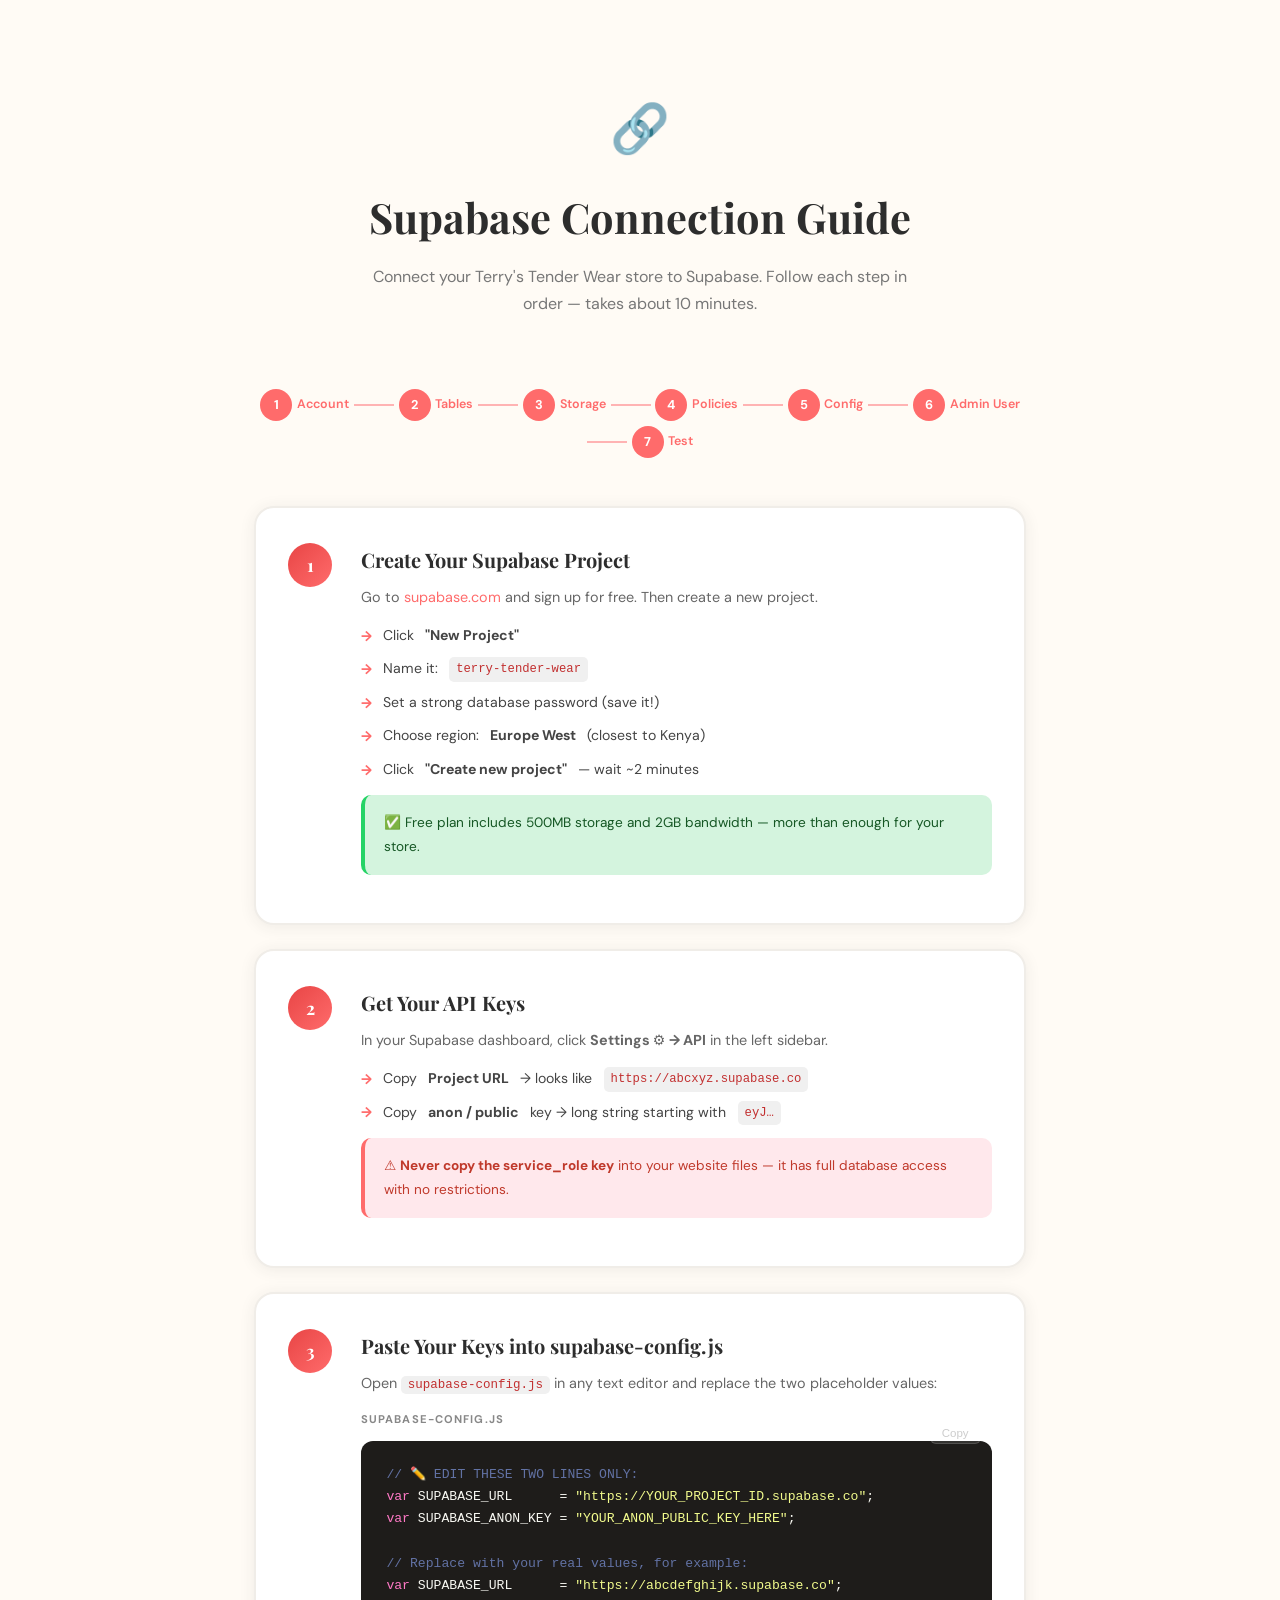
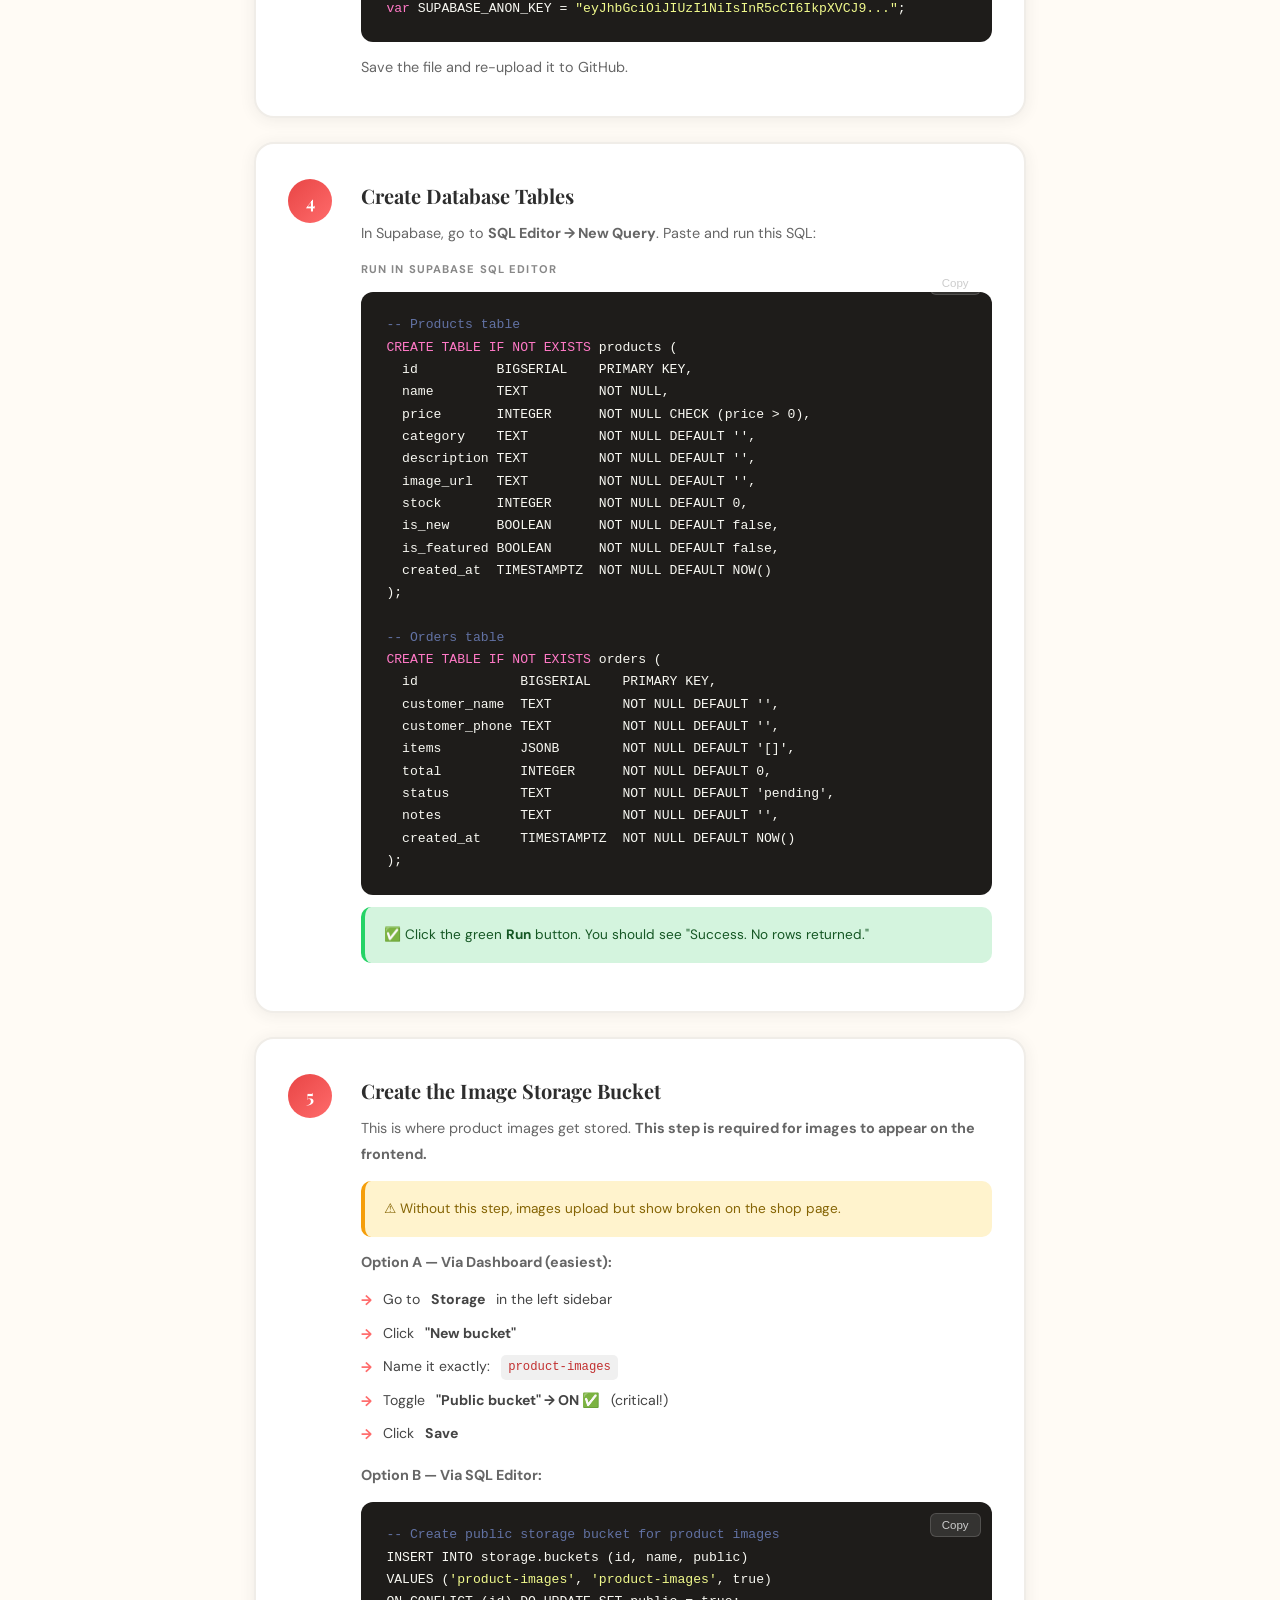
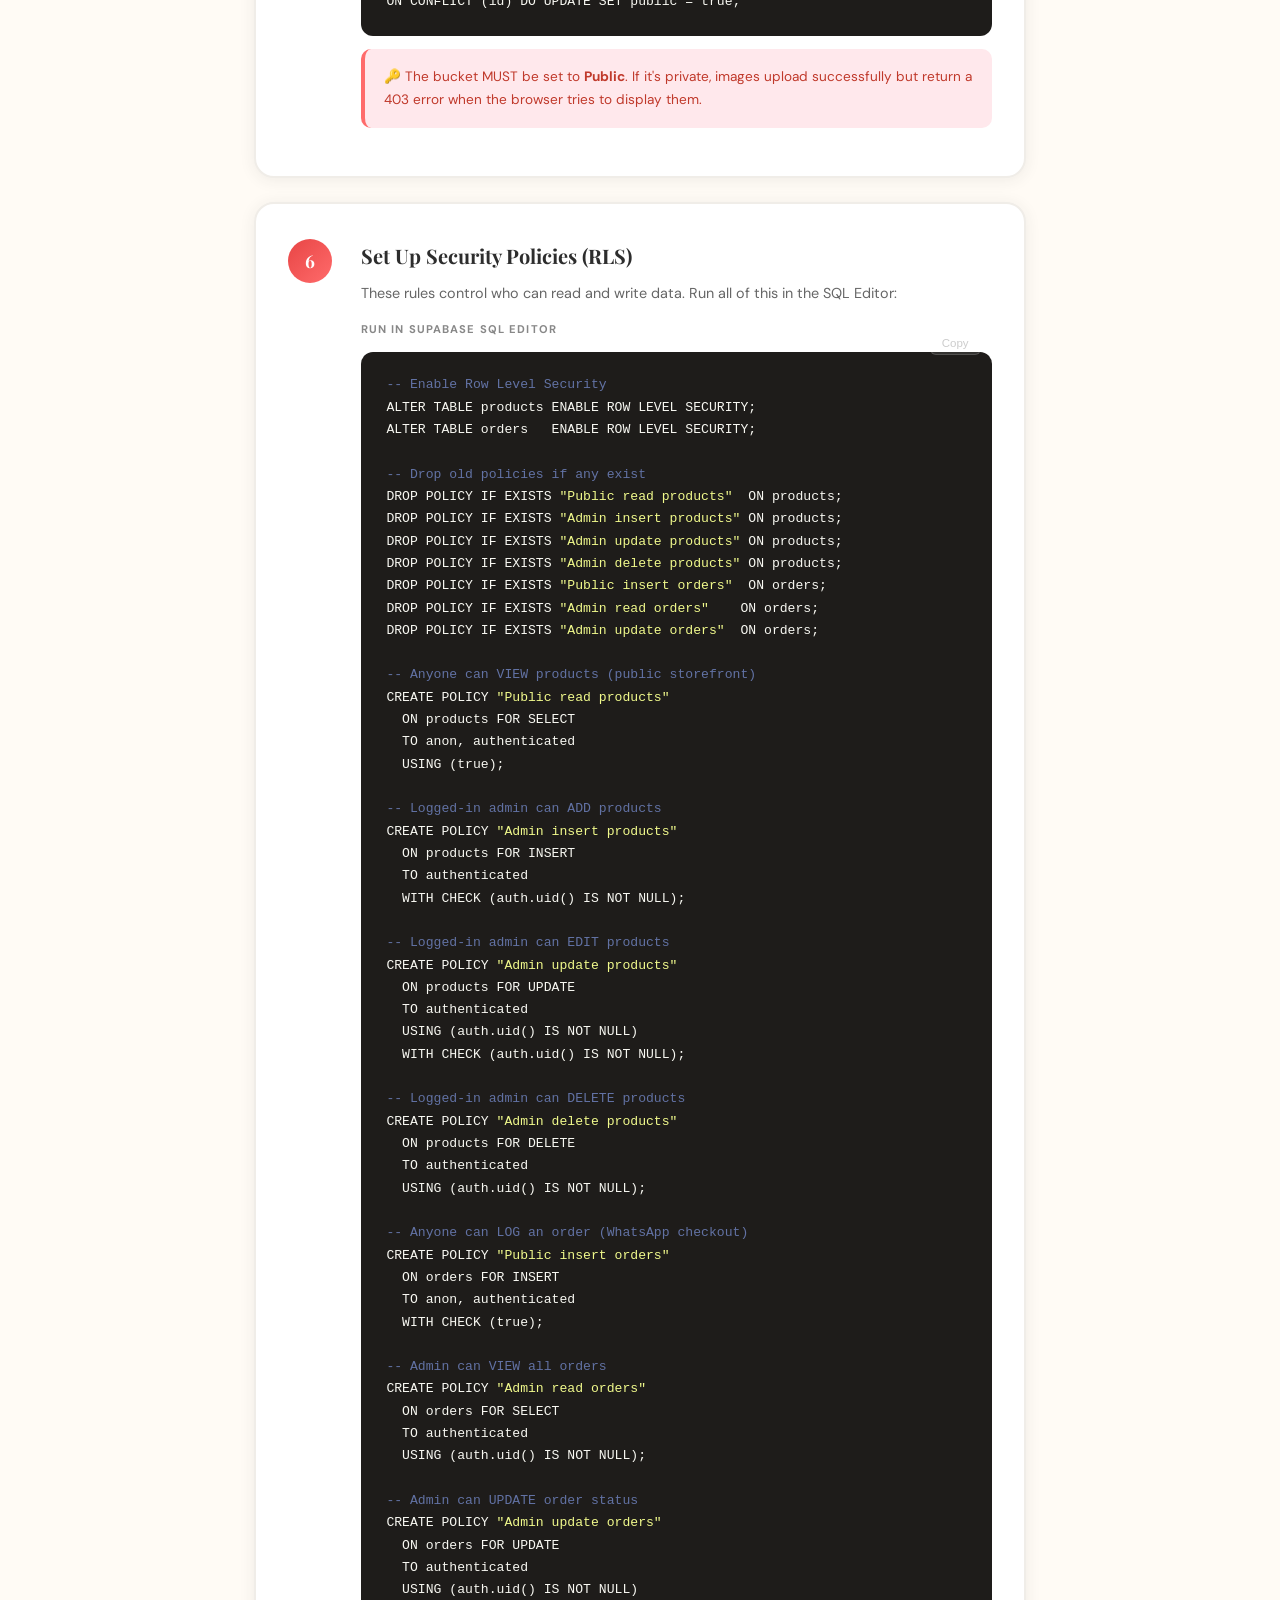
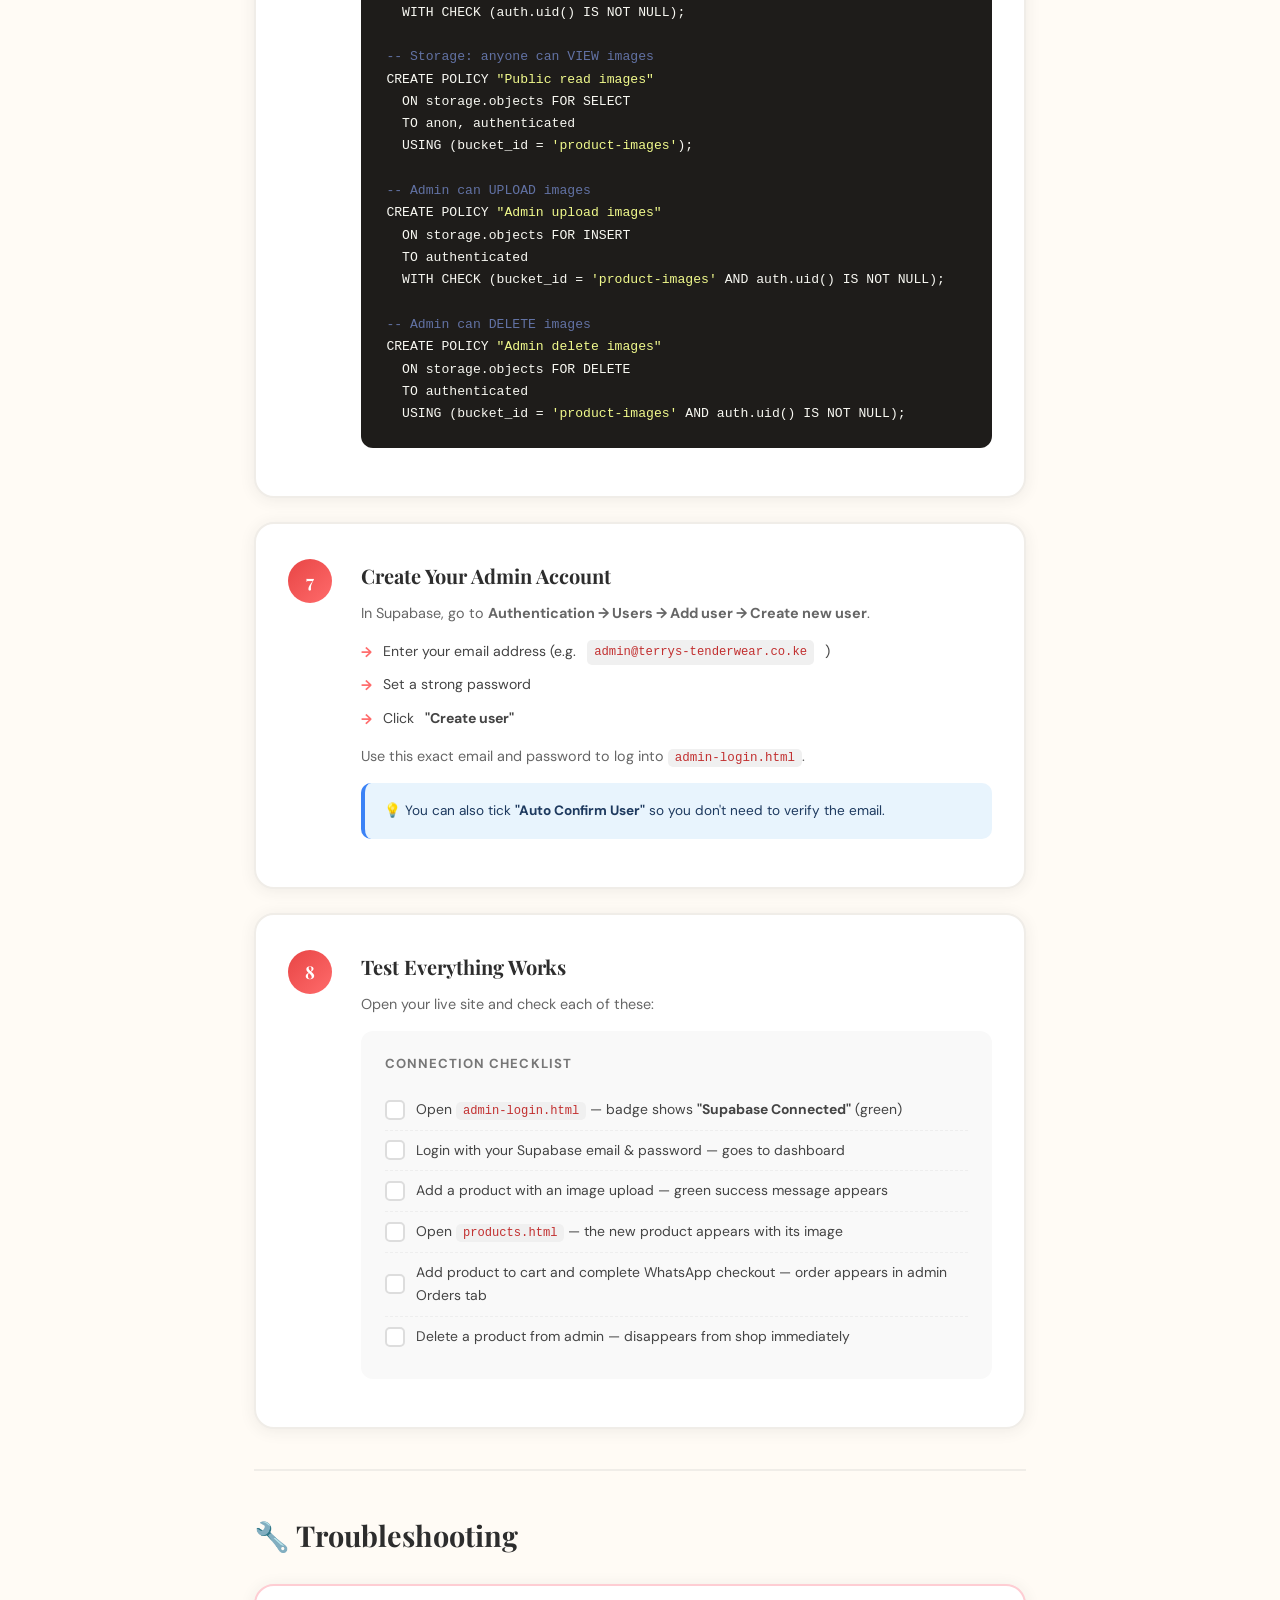
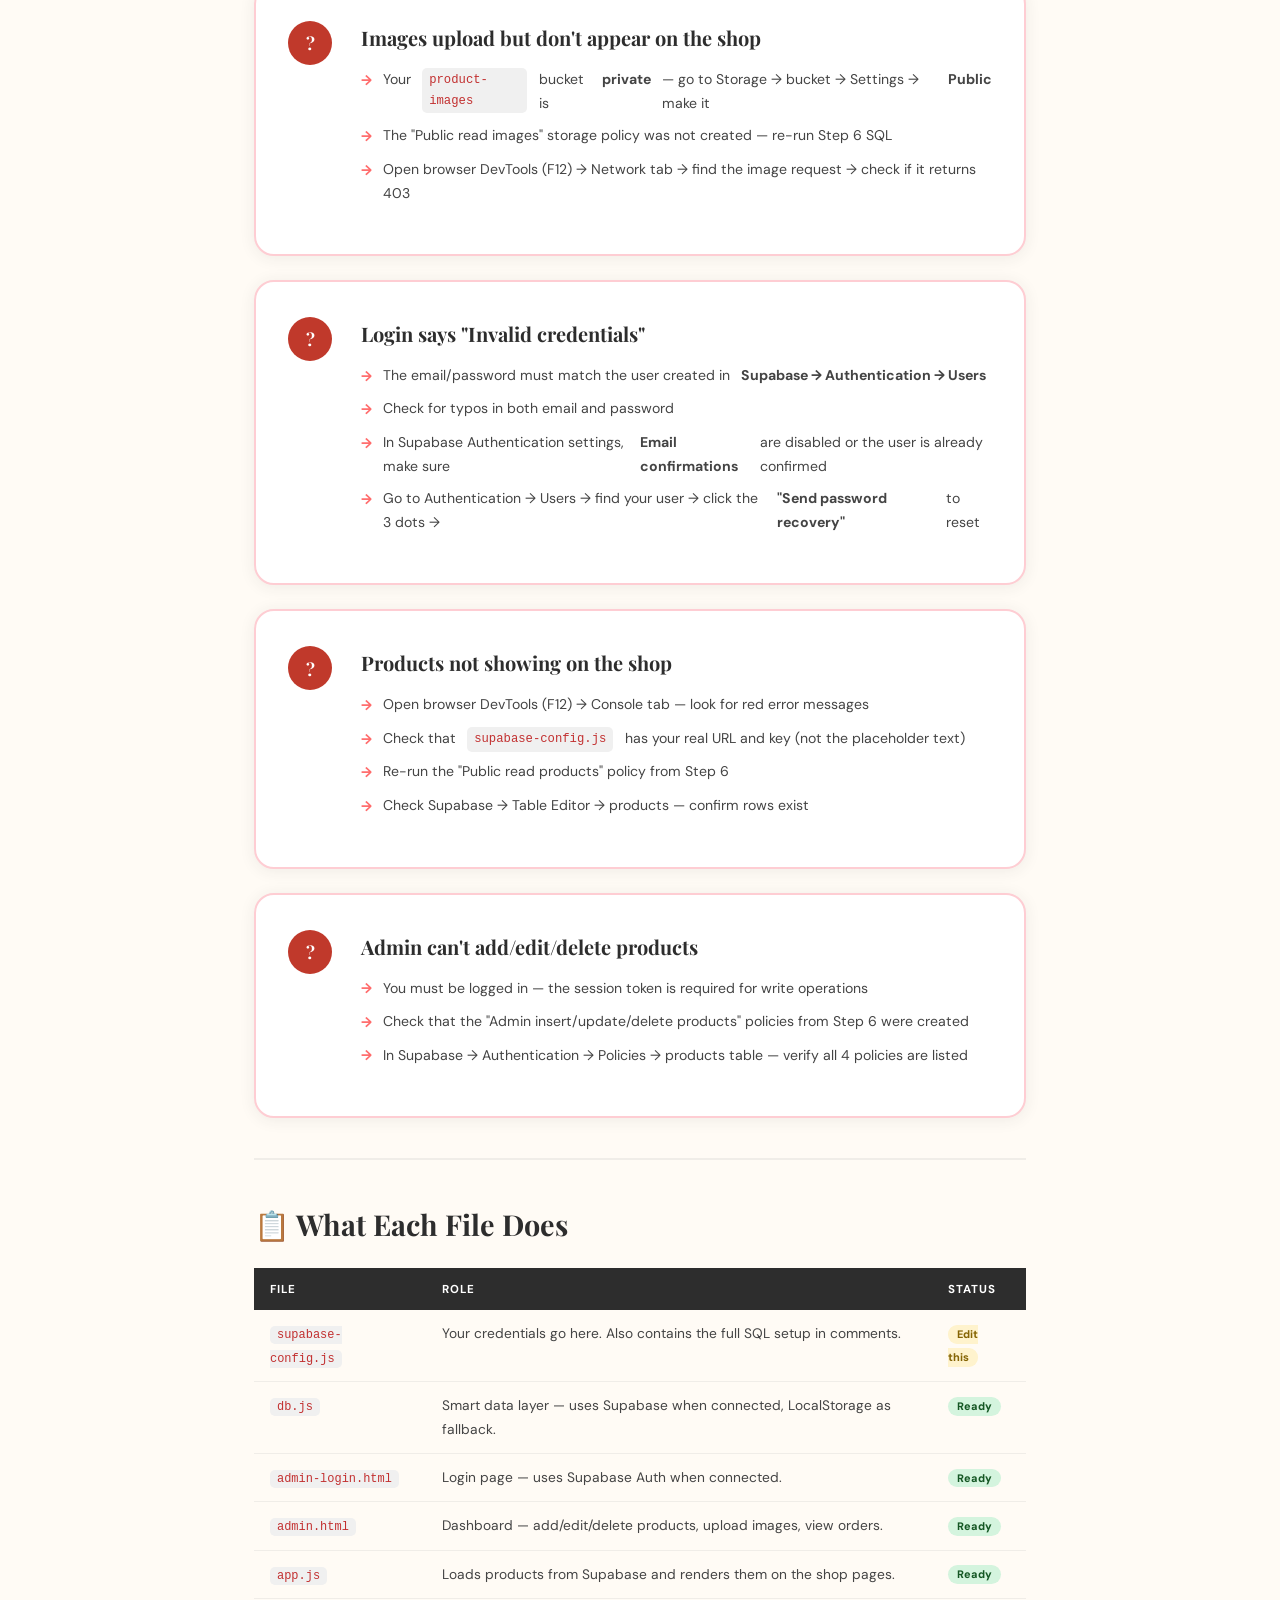
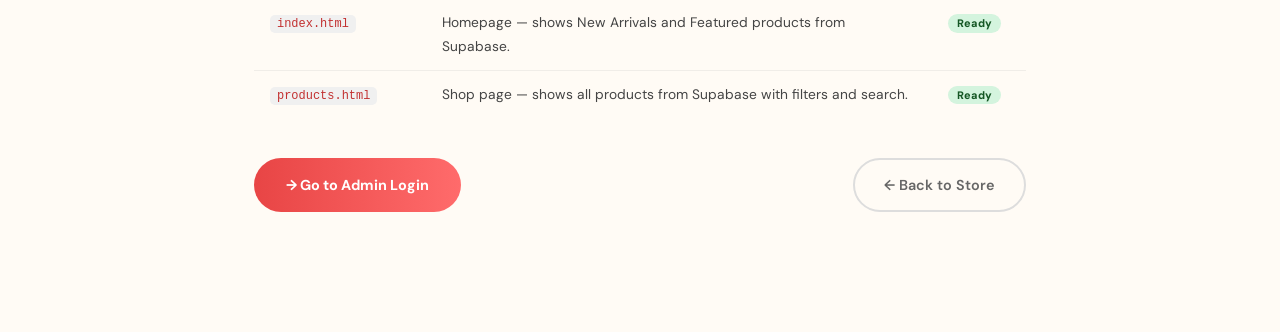
<file: SETUP_GUIDE.html>
<!DOCTYPE html>
<html lang="en">
<head>
  <meta charset="UTF-8"/>
  <meta name="viewport" content="width=device-width, initial-scale=1.0"/>
  <title>Supabase Setup Guide — Terry's Tender Wear</title>
  <meta name="robots" content="noindex,nofollow"/>
  <style>
    @import url('https://fonts.googleapis.com/css2?family=Playfair+Display:wght@700&family=DM+Sans:wght@400;500;600&display=swap');
    *,*::before,*::after{box-sizing:border-box;margin:0;padding:0}
    body{font-family:'DM Sans',system-ui,sans-serif;background:#FFFBF5;color:#444;line-height:1.7;padding-bottom:5rem}
    a{color:#FF6B6B;text-decoration:none}
    a:hover{text-decoration:underline}
    code{background:#f0f0f0;padding:2px 7px;border-radius:5px;font-size:.87em;font-family:monospace;color:#c23030}
    pre{background:#1E1C1A;color:#f8f8f2;padding:1.4rem 1.6rem;border-radius:12px;overflow-x:auto;font-size:.82rem;line-height:1.7;margin:.8rem 0}
    pre .comment{color:#6272a4}
    pre .kw{color:#ff79c6}
    pre .str{color:#f1fa8c}
    pre .fn{color:#50fa7b}

    .wrap{max-width:820px;margin:0 auto;padding:2.5rem 1.5rem}

    /* Header */
    .guide-header{text-align:center;padding:3rem 0 2.5rem}
    .guide-header h1{font-family:'Playfair Display',serif;font-size:2.6rem;color:#2D2D2D;margin-bottom:.6rem}
    .guide-header p{color:#777;font-size:1rem;max-width:540px;margin:0 auto}

    /* Progress bar */
    .progress-bar{display:flex;align-items:center;justify-content:center;gap:0;
                  margin:2rem 0 3rem;flex-wrap:wrap;gap:.3rem}
    .prog-step{display:flex;align-items:center;gap:.3rem}
    .prog-num{width:32px;height:32px;border-radius:50%;background:#FF6B6B;color:#fff;
              font-size:.8rem;font-weight:700;display:flex;align-items:center;justify-content:center;flex-shrink:0}
    .prog-label{font-size:.78rem;font-weight:600;color:#FF6B6B}
    .prog-line{width:40px;height:2px;background:#FFB3B3;flex-shrink:0}

    /* Step cards */
    .step{background:#fff;border-radius:20px;padding:2.2rem 2rem;margin-bottom:1.5rem;
          box-shadow:0 2px 16px rgba(45,45,45,.08);border:2px solid #F0EDE8;
          display:grid;grid-template-columns:52px 1fr;gap:1.3rem;align-items:start}
    .step-num{width:44px;height:44px;border-radius:50%;
              background:linear-gradient(135deg,#E84545,#FF6B6B);
              color:#fff;font-family:'Playfair Display',serif;font-size:1.1rem;font-weight:700;
              display:flex;align-items:center;justify-content:center;flex-shrink:0}
    .step h2{font-family:'Playfair Display',serif;font-size:1.25rem;color:#2D2D2D;margin-bottom:.5rem}
    .step p{color:#666;font-size:.9rem;margin-bottom:.7rem;line-height:1.8}
    .step p:last-child{margin-bottom:0}

    /* Alert boxes */
    .alert{padding:1rem 1.2rem;border-radius:10px;font-size:.85rem;margin:.8rem 0;line-height:1.75}
    .alert-warn{background:#fff3cd;border-left:4px solid #f59e0b;color:#856404}
    .alert-success{background:#d4f4de;border-left:4px solid #25D366;color:#155724}
    .alert-info{background:#e8f4fd;border-left:4px solid #3b82f6;color:#1e3a5f}
    .alert-danger{background:#ffe8ec;border-left:4px solid #FF6B6B;color:#c0392b}

    /* Action steps */
    .action-list{list-style:none;display:flex;flex-direction:column;gap:.55rem;margin:.8rem 0}
    .action-list li{display:flex;align-items:flex-start;gap:.7rem;font-size:.88rem;color:#444}
    .action-list li::before{content:'→';color:#FF6B6B;font-weight:700;flex-shrink:0;margin-top:.05rem}

    /* SQL block */
    .sql-block{position:relative;margin:.8rem 0}
    .sql-label{font-size:.7rem;font-weight:700;letter-spacing:.1em;text-transform:uppercase;
               color:#888;margin-bottom:.3rem}
    .copy-btn{position:absolute;top:.7rem;right:.7rem;background:rgba(255,255,255,.1);
              color:#ccc;border:1px solid rgba(255,255,255,.15);border-radius:6px;
              padding:.3rem .7rem;font-size:.72rem;cursor:pointer;transition:.2s}
    .copy-btn:hover{background:rgba(255,255,255,.2);color:#fff}
    .copy-btn.copied{background:#25D366;color:#fff;border-color:#25D366}

    /* Checklist */
    .checklist{background:#f9f9f9;border-radius:12px;padding:1.4rem 1.5rem;margin:.8rem 0}
    .checklist h4{font-size:.82rem;font-weight:700;letter-spacing:.08em;text-transform:uppercase;
                  color:#777;margin-bottom:.9rem}
    .check-item{display:flex;align-items:center;gap:.7rem;padding:.5rem 0;
                border-bottom:1px dashed #eee;font-size:.87rem;color:#444;cursor:pointer}
    .check-item:last-child{border-bottom:none}
    .check-box{width:20px;height:20px;border-radius:5px;border:2px solid #ddd;
               flex-shrink:0;display:flex;align-items:center;justify-content:center;
               font-size:.7rem;transition:.2s;background:#fff}
    .check-item.done .check-box{background:#25D366;border-color:#25D366;color:#fff}

    /* Navigation */
    .nav-btns{display:flex;justify-content:space-between;flex-wrap:wrap;gap:1rem;margin-top:2.5rem}
    .btn-primary{background:linear-gradient(90deg,#E84545,#FF6B6B);color:#fff;padding:.82rem 2rem;
                 border-radius:50px;font-size:.9rem;font-weight:700;text-decoration:none;
                 display:inline-flex;align-items:center;gap:.5rem;transition:.2s;border:none;cursor:pointer}
    .btn-primary:hover{transform:translateY(-2px);box-shadow:0 8px 24px rgba(255,107,107,.35);text-decoration:none}
    .btn-secondary{border:2px solid #ddd;color:#666;padding:.8rem 1.8rem;border-radius:50px;
                   font-size:.9rem;font-weight:600;text-decoration:none;display:inline-flex;align-items:center;gap:.5rem}
    .btn-secondary:hover{border-color:#2D2D2D;color:#2D2D2D;text-decoration:none}

    /* Divider */
    hr{border:none;border-top:2px solid #F0EDE8;margin:2.5rem 0}

    /* Summary table */
    .summary-table{width:100%;border-collapse:collapse;font-size:.86rem}
    .summary-table th{padding:.7rem 1rem;text-align:left;background:#2D2D2D;color:#fff;
                       font-size:.72rem;font-weight:700;letter-spacing:.08em;text-transform:uppercase}
    .summary-table td{padding:.75rem 1rem;border-bottom:1px solid #F0EDE8;color:#444;vertical-align:top}
    .summary-table tr:last-child td{border-bottom:none}
    .summary-table tr:hover td{background:#fff8f5}
    .tag-done{background:#d4f4de;color:#155724;padding:.15rem .55rem;border-radius:50px;
              font-size:.68rem;font-weight:800}
    .tag-action{background:#fff3cd;color:#856404;padding:.15rem .55rem;border-radius:50px;
                font-size:.68rem;font-weight:800}

    @media(max-width:600px){
      .step{grid-template-columns:1fr}
      .step-num{display:none}
      .guide-header h1{font-size:2rem}
      .prog-line{width:20px}
    }
  </style>
</head>
<body>
<div class="wrap">

  <!-- Header -->
  <div class="guide-header">
    <div style="font-size:3rem;margin-bottom:.8rem">🔗</div>
    <h1>Supabase Connection Guide</h1>
    <p>Connect your Terry's Tender Wear store to Supabase. Follow each step in order — takes about 10 minutes.</p>
  </div>

  <!-- Progress -->
  <div class="progress-bar">
    <div class="prog-step"><div class="prog-num">1</div><div class="prog-label">Account</div></div>
    <div class="prog-line"></div>
    <div class="prog-step"><div class="prog-num">2</div><div class="prog-label">Tables</div></div>
    <div class="prog-line"></div>
    <div class="prog-step"><div class="prog-num">3</div><div class="prog-label">Storage</div></div>
    <div class="prog-line"></div>
    <div class="prog-step"><div class="prog-num">4</div><div class="prog-label">Policies</div></div>
    <div class="prog-line"></div>
    <div class="prog-step"><div class="prog-num">5</div><div class="prog-label">Config</div></div>
    <div class="prog-line"></div>
    <div class="prog-step"><div class="prog-num">6</div><div class="prog-label">Admin User</div></div>
    <div class="prog-line"></div>
    <div class="prog-step"><div class="prog-num">7</div><div class="prog-label">Test</div></div>
  </div>

  <!-- ══ STEP 1 ══════════════════════════════════════════════ -->
  <div class="step">
    <div class="step-num">1</div>
    <div>
      <h2>Create Your Supabase Project</h2>
      <p>Go to <a href="https://supabase.com" target="_blank">supabase.com</a> and sign up for free. Then create a new project.</p>
      <ul class="action-list">
        <li>Click <strong>"New Project"</strong></li>
        <li>Name it: <code>terry-tender-wear</code></li>
        <li>Set a strong database password (save it!)</li>
        <li>Choose region: <strong>Europe West</strong> (closest to Kenya)</li>
        <li>Click <strong>"Create new project"</strong> — wait ~2 minutes</li>
      </ul>
      <div class="alert alert-success">✅ Free plan includes 500MB storage and 2GB bandwidth — more than enough for your store.</div>
    </div>
  </div>

  <!-- ══ STEP 2 ══════════════════════════════════════════════ -->
  <div class="step">
    <div class="step-num">2</div>
    <div>
      <h2>Get Your API Keys</h2>
      <p>In your Supabase dashboard, click <strong>Settings ⚙️ → API</strong> in the left sidebar.</p>
      <ul class="action-list">
        <li>Copy <strong>Project URL</strong> → looks like <code>https://abcxyz.supabase.co</code></li>
        <li>Copy <strong>anon / public</strong> key → long string starting with <code>eyJ…</code></li>
      </ul>
      <div class="alert alert-danger">⚠️ <strong>Never copy the service_role key</strong> into your website files — it has full database access with no restrictions.</div>
    </div>
  </div>

  <!-- ══ STEP 3 ══════════════════════════════════════════════ -->
  <div class="step">
    <div class="step-num">3</div>
    <div>
      <h2>Paste Your Keys into supabase-config.js</h2>
      <p>Open <code>supabase-config.js</code> in any text editor and replace the two placeholder values:</p>
      <div class="sql-block">
        <div class="sql-label">supabase-config.js</div>
        <button class="copy-btn" onclick="copyCode(this)">Copy</button>
        <pre><span class="comment">// ✏️ EDIT THESE TWO LINES ONLY:</span>
<span class="kw">var</span> SUPABASE_URL      = <span class="str">"https://YOUR_PROJECT_ID.supabase.co"</span>;
<span class="kw">var</span> SUPABASE_ANON_KEY = <span class="str">"YOUR_ANON_PUBLIC_KEY_HERE"</span>;

<span class="comment">// Replace with your real values, for example:</span>
<span class="kw">var</span> SUPABASE_URL      = <span class="str">"https://abcdefghijk.supabase.co"</span>;
<span class="kw">var</span> SUPABASE_ANON_KEY = <span class="str">"eyJhbGciOiJIUzI1NiIsInR5cCI6IkpXVCJ9..."</span>;</pre>
      </div>
      <p>Save the file and re-upload it to GitHub.</p>
    </div>
  </div>

  <!-- ══ STEP 4 ══════════════════════════════════════════════ -->
  <div class="step">
    <div class="step-num">4</div>
    <div>
      <h2>Create Database Tables</h2>
      <p>In Supabase, go to <strong>SQL Editor → New Query</strong>. Paste and run this SQL:</p>
      <div class="sql-block">
        <div class="sql-label">Run in Supabase SQL Editor</div>
        <button class="copy-btn" onclick="copyCode(this)">Copy</button>
        <pre><span class="comment">-- Products table</span>
<span class="kw">CREATE TABLE IF NOT EXISTS</span> products (
  id          BIGSERIAL    PRIMARY KEY,
  name        TEXT         NOT NULL,
  price       INTEGER      NOT NULL CHECK (price > 0),
  category    TEXT         NOT NULL DEFAULT '',
  description TEXT         NOT NULL DEFAULT '',
  image_url   TEXT         NOT NULL DEFAULT '',
  stock       INTEGER      NOT NULL DEFAULT 0,
  is_new      BOOLEAN      NOT NULL DEFAULT false,
  is_featured BOOLEAN      NOT NULL DEFAULT false,
  created_at  TIMESTAMPTZ  NOT NULL DEFAULT NOW()
);

<span class="comment">-- Orders table</span>
<span class="kw">CREATE TABLE IF NOT EXISTS</span> orders (
  id             BIGSERIAL    PRIMARY KEY,
  customer_name  TEXT         NOT NULL DEFAULT '',
  customer_phone TEXT         NOT NULL DEFAULT '',
  items          JSONB        NOT NULL DEFAULT '[]',
  total          INTEGER      NOT NULL DEFAULT 0,
  status         TEXT         NOT NULL DEFAULT 'pending',
  notes          TEXT         NOT NULL DEFAULT '',
  created_at     TIMESTAMPTZ  NOT NULL DEFAULT NOW()
);</pre>
      </div>
      <div class="alert alert-success">✅ Click the green <strong>Run</strong> button. You should see "Success. No rows returned."</div>
    </div>
  </div>

  <!-- ══ STEP 5 ══════════════════════════════════════════════ -->
  <div class="step">
    <div class="step-num">5</div>
    <div>
      <h2>Create the Image Storage Bucket</h2>
      <p>This is where product images get stored. <strong>This step is required for images to appear on the frontend.</strong></p>

      <div class="alert alert-warn">⚠️ Without this step, images upload but show broken on the shop page.</div>

      <p><strong>Option A — Via Dashboard (easiest):</strong></p>
      <ul class="action-list">
        <li>Go to <strong>Storage</strong> in the left sidebar</li>
        <li>Click <strong>"New bucket"</strong></li>
        <li>Name it exactly: <code>product-images</code></li>
        <li>Toggle <strong>"Public bucket" → ON ✅</strong> (critical!)</li>
        <li>Click <strong>Save</strong></li>
      </ul>

      <p style="margin-top:1rem"><strong>Option B — Via SQL Editor:</strong></p>
      <div class="sql-block">
        <button class="copy-btn" onclick="copyCode(this)">Copy</button>
        <pre><span class="comment">-- Create public storage bucket for product images</span>
INSERT INTO storage.buckets (id, name, public)
VALUES (<span class="str">'product-images'</span>, <span class="str">'product-images'</span>, true)
ON CONFLICT (id) DO UPDATE SET public = true;</pre>
      </div>
      <div class="alert alert-danger">🔑 The bucket MUST be set to <strong>Public</strong>. If it's private, images upload successfully but return a 403 error when the browser tries to display them.</div>
    </div>
  </div>

  <!-- ══ STEP 6 ══════════════════════════════════════════════ -->
  <div class="step">
    <div class="step-num">6</div>
    <div>
      <h2>Set Up Security Policies (RLS)</h2>
      <p>These rules control who can read and write data. Run all of this in the SQL Editor:</p>
      <div class="sql-block">
        <div class="sql-label">Run in Supabase SQL Editor</div>
        <button class="copy-btn" onclick="copyCode(this)">Copy</button>
        <pre><span class="comment">-- Enable Row Level Security</span>
ALTER TABLE products ENABLE ROW LEVEL SECURITY;
ALTER TABLE orders   ENABLE ROW LEVEL SECURITY;

<span class="comment">-- Drop old policies if any exist</span>
DROP POLICY IF EXISTS <span class="str">"Public read products"</span>  ON products;
DROP POLICY IF EXISTS <span class="str">"Admin insert products"</span> ON products;
DROP POLICY IF EXISTS <span class="str">"Admin update products"</span> ON products;
DROP POLICY IF EXISTS <span class="str">"Admin delete products"</span> ON products;
DROP POLICY IF EXISTS <span class="str">"Public insert orders"</span>  ON orders;
DROP POLICY IF EXISTS <span class="str">"Admin read orders"</span>    ON orders;
DROP POLICY IF EXISTS <span class="str">"Admin update orders"</span>  ON orders;

<span class="comment">-- Anyone can VIEW products (public storefront)</span>
CREATE POLICY <span class="str">"Public read products"</span>
  ON products FOR SELECT
  TO anon, authenticated
  USING (true);

<span class="comment">-- Logged-in admin can ADD products</span>
CREATE POLICY <span class="str">"Admin insert products"</span>
  ON products FOR INSERT
  TO authenticated
  WITH CHECK (auth.uid() IS NOT NULL);

<span class="comment">-- Logged-in admin can EDIT products</span>
CREATE POLICY <span class="str">"Admin update products"</span>
  ON products FOR UPDATE
  TO authenticated
  USING (auth.uid() IS NOT NULL)
  WITH CHECK (auth.uid() IS NOT NULL);

<span class="comment">-- Logged-in admin can DELETE products</span>
CREATE POLICY <span class="str">"Admin delete products"</span>
  ON products FOR DELETE
  TO authenticated
  USING (auth.uid() IS NOT NULL);

<span class="comment">-- Anyone can LOG an order (WhatsApp checkout)</span>
CREATE POLICY <span class="str">"Public insert orders"</span>
  ON orders FOR INSERT
  TO anon, authenticated
  WITH CHECK (true);

<span class="comment">-- Admin can VIEW all orders</span>
CREATE POLICY <span class="str">"Admin read orders"</span>
  ON orders FOR SELECT
  TO authenticated
  USING (auth.uid() IS NOT NULL);

<span class="comment">-- Admin can UPDATE order status</span>
CREATE POLICY <span class="str">"Admin update orders"</span>
  ON orders FOR UPDATE
  TO authenticated
  USING (auth.uid() IS NOT NULL)
  WITH CHECK (auth.uid() IS NOT NULL);

<span class="comment">-- Storage: anyone can VIEW images</span>
CREATE POLICY <span class="str">"Public read images"</span>
  ON storage.objects FOR SELECT
  TO anon, authenticated
  USING (bucket_id = <span class="str">'product-images'</span>);

<span class="comment">-- Admin can UPLOAD images</span>
CREATE POLICY <span class="str">"Admin upload images"</span>
  ON storage.objects FOR INSERT
  TO authenticated
  WITH CHECK (bucket_id = <span class="str">'product-images'</span> AND auth.uid() IS NOT NULL);

<span class="comment">-- Admin can DELETE images</span>
CREATE POLICY <span class="str">"Admin delete images"</span>
  ON storage.objects FOR DELETE
  TO authenticated
  USING (bucket_id = <span class="str">'product-images'</span> AND auth.uid() IS NOT NULL);</pre>
      </div>
    </div>
  </div>

  <!-- ══ STEP 7 ══════════════════════════════════════════════ -->
  <div class="step">
    <div class="step-num">7</div>
    <div>
      <h2>Create Your Admin Account</h2>
      <p>In Supabase, go to <strong>Authentication → Users → Add user → Create new user</strong>.</p>
      <ul class="action-list">
        <li>Enter your email address (e.g. <code>admin@terrys-tenderwear.co.ke</code>)</li>
        <li>Set a strong password</li>
        <li>Click <strong>"Create user"</strong></li>
      </ul>
      <p style="margin-top:.8rem">Use this exact email and password to log into <a href="admin-login.html"><code>admin-login.html</code></a>.</p>
      <div class="alert alert-info">💡 You can also tick <strong>"Auto Confirm User"</strong> so you don't need to verify the email.</div>
    </div>
  </div>

  <!-- ══ STEP 8 ══════════════════════════════════════════════ -->
  <div class="step">
    <div class="step-num">8</div>
    <div>
      <h2>Test Everything Works</h2>
      <p>Open your live site and check each of these:</p>

      <div class="checklist">
        <h4>Connection Checklist</h4>
        <div class="check-item" onclick="this.classList.toggle('done');this.querySelector('.check-box').textContent=this.classList.contains('done')?'✓':''">
          <div class="check-box"></div>
          <span>Open <code>admin-login.html</code> — badge shows <strong>"Supabase Connected"</strong> (green)</span>
        </div>
        <div class="check-item" onclick="this.classList.toggle('done');this.querySelector('.check-box').textContent=this.classList.contains('done')?'✓':''">
          <div class="check-box"></div>
          <span>Login with your Supabase email &amp; password — goes to dashboard</span>
        </div>
        <div class="check-item" onclick="this.classList.toggle('done');this.querySelector('.check-box').textContent=this.classList.contains('done')?'✓':''">
          <div class="check-box"></div>
          <span>Add a product with an image upload — green success message appears</span>
        </div>
        <div class="check-item" onclick="this.classList.toggle('done');this.querySelector('.check-box').textContent=this.classList.contains('done')?'✓':''">
          <div class="check-box"></div>
          <span>Open <code>products.html</code> — the new product appears with its image</span>
        </div>
        <div class="check-item" onclick="this.classList.toggle('done');this.querySelector('.check-box').textContent=this.classList.contains('done')?'✓':''">
          <div class="check-box"></div>
          <span>Add product to cart and complete WhatsApp checkout — order appears in admin Orders tab</span>
        </div>
        <div class="check-item" onclick="this.classList.toggle('done');this.querySelector('.check-box').textContent=this.classList.contains('done')?'✓':''">
          <div class="check-box"></div>
          <span>Delete a product from admin — disappears from shop immediately</span>
        </div>
      </div>
    </div>
  </div>

  <hr/>

  <!-- Troubleshooting -->
  <h2 style="font-family:'Playfair Display',serif;font-size:1.8rem;color:#2D2D2D;margin-bottom:1.5rem">🔧 Troubleshooting</h2>

  <div class="step" style="border-color:#fecdd3">
    <div class="step-num" style="background:#c0392b">?</div>
    <div>
      <h2>Images upload but don't appear on the shop</h2>
      <ul class="action-list">
        <li>Your <code>product-images</code> bucket is <strong>private</strong> — go to Storage → bucket → Settings → make it <strong>Public</strong></li>
        <li>The "Public read images" storage policy was not created — re-run Step 6 SQL</li>
        <li>Open browser DevTools (F12) → Network tab → find the image request → check if it returns 403</li>
      </ul>
    </div>
  </div>

  <div class="step" style="border-color:#fecdd3">
    <div class="step-num" style="background:#c0392b">?</div>
    <div>
      <h2>Login says "Invalid credentials"</h2>
      <ul class="action-list">
        <li>The email/password must match the user created in <strong>Supabase → Authentication → Users</strong></li>
        <li>Check for typos in both email and password</li>
        <li>In Supabase Authentication settings, make sure <strong>Email confirmations</strong> are disabled or the user is already confirmed</li>
        <li>Go to Authentication → Users → find your user → click the 3 dots → <strong>"Send password recovery"</strong> to reset</li>
      </ul>
    </div>
  </div>

  <div class="step" style="border-color:#fecdd3">
    <div class="step-num" style="background:#c0392b">?</div>
    <div>
      <h2>Products not showing on the shop</h2>
      <ul class="action-list">
        <li>Open browser DevTools (F12) → Console tab — look for red error messages</li>
        <li>Check that <code>supabase-config.js</code> has your real URL and key (not the placeholder text)</li>
        <li>Re-run the "Public read products" policy from Step 6</li>
        <li>Check Supabase → Table Editor → products — confirm rows exist</li>
      </ul>
    </div>
  </div>

  <div class="step" style="border-color:#fecdd3">
    <div class="step-num" style="background:#c0392b">?</div>
    <div>
      <h2>Admin can't add/edit/delete products</h2>
      <ul class="action-list">
        <li>You must be logged in — the session token is required for write operations</li>
        <li>Check that the "Admin insert/update/delete products" policies from Step 6 were created</li>
        <li>In Supabase → Authentication → Policies → products table — verify all 4 policies are listed</li>
      </ul>
    </div>
  </div>

  <hr/>

  <!-- Summary table -->
  <h2 style="font-family:'Playfair Display',serif;font-size:1.8rem;color:#2D2D2D;margin-bottom:1.2rem">📋 What Each File Does</h2>
  <table class="summary-table">
    <thead><tr><th>File</th><th>Role</th><th>Status</th></tr></thead>
    <tbody>
      <tr><td><code>supabase-config.js</code></td><td>Your credentials go here. Also contains the full SQL setup in comments.</td><td><span class="tag-action">Edit this</span></td></tr>
      <tr><td><code>db.js</code></td><td>Smart data layer — uses Supabase when connected, LocalStorage as fallback.</td><td><span class="tag-done">Ready</span></td></tr>
      <tr><td><code>admin-login.html</code></td><td>Login page — uses Supabase Auth when connected.</td><td><span class="tag-done">Ready</span></td></tr>
      <tr><td><code>admin.html</code></td><td>Dashboard — add/edit/delete products, upload images, view orders.</td><td><span class="tag-done">Ready</span></td></tr>
      <tr><td><code>app.js</code></td><td>Loads products from Supabase and renders them on the shop pages.</td><td><span class="tag-done">Ready</span></td></tr>
      <tr><td><code>index.html</code></td><td>Homepage — shows New Arrivals and Featured products from Supabase.</td><td><span class="tag-done">Ready</span></td></tr>
      <tr><td><code>products.html</code></td><td>Shop page — shows all products from Supabase with filters and search.</td><td><span class="tag-done">Ready</span></td></tr>
    </tbody>
  </table>

  <div class="nav-btns">
    <a href="admin-login.html" class="btn-primary">→ Go to Admin Login</a>
    <a href="index.html" class="btn-secondary">← Back to Store</a>
  </div>

</div>

<script>
function copyCode(btn){
  var pre = btn.parentElement.querySelector('pre');
  if(!pre) return;
  var text = pre.innerText;
  navigator.clipboard.writeText(text).then(function(){
    btn.textContent = '✓ Copied!';
    btn.classList.add('copied');
    setTimeout(function(){ btn.textContent='Copy'; btn.classList.remove('copied'); }, 2000);
  }).catch(function(){
    btn.textContent = 'Copy failed';
  });
}
</script>
</body>
</html>
</file>
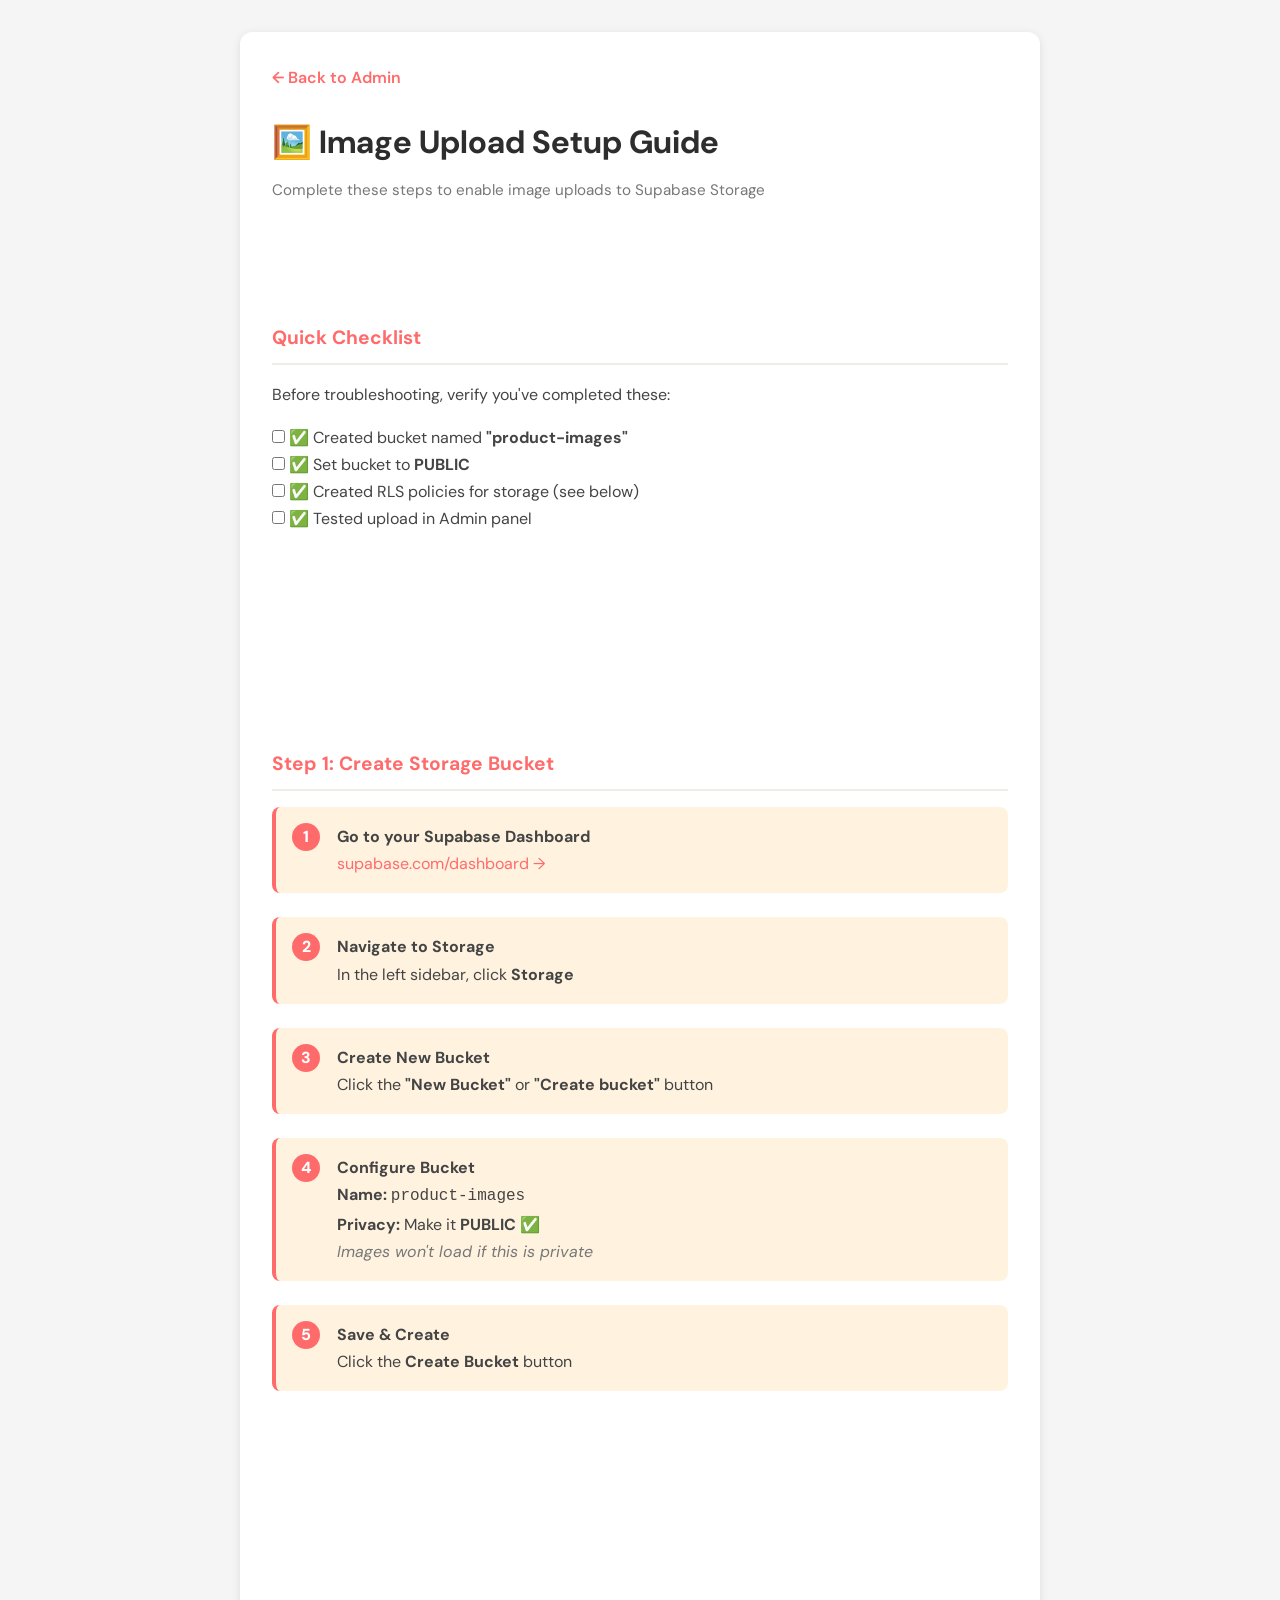
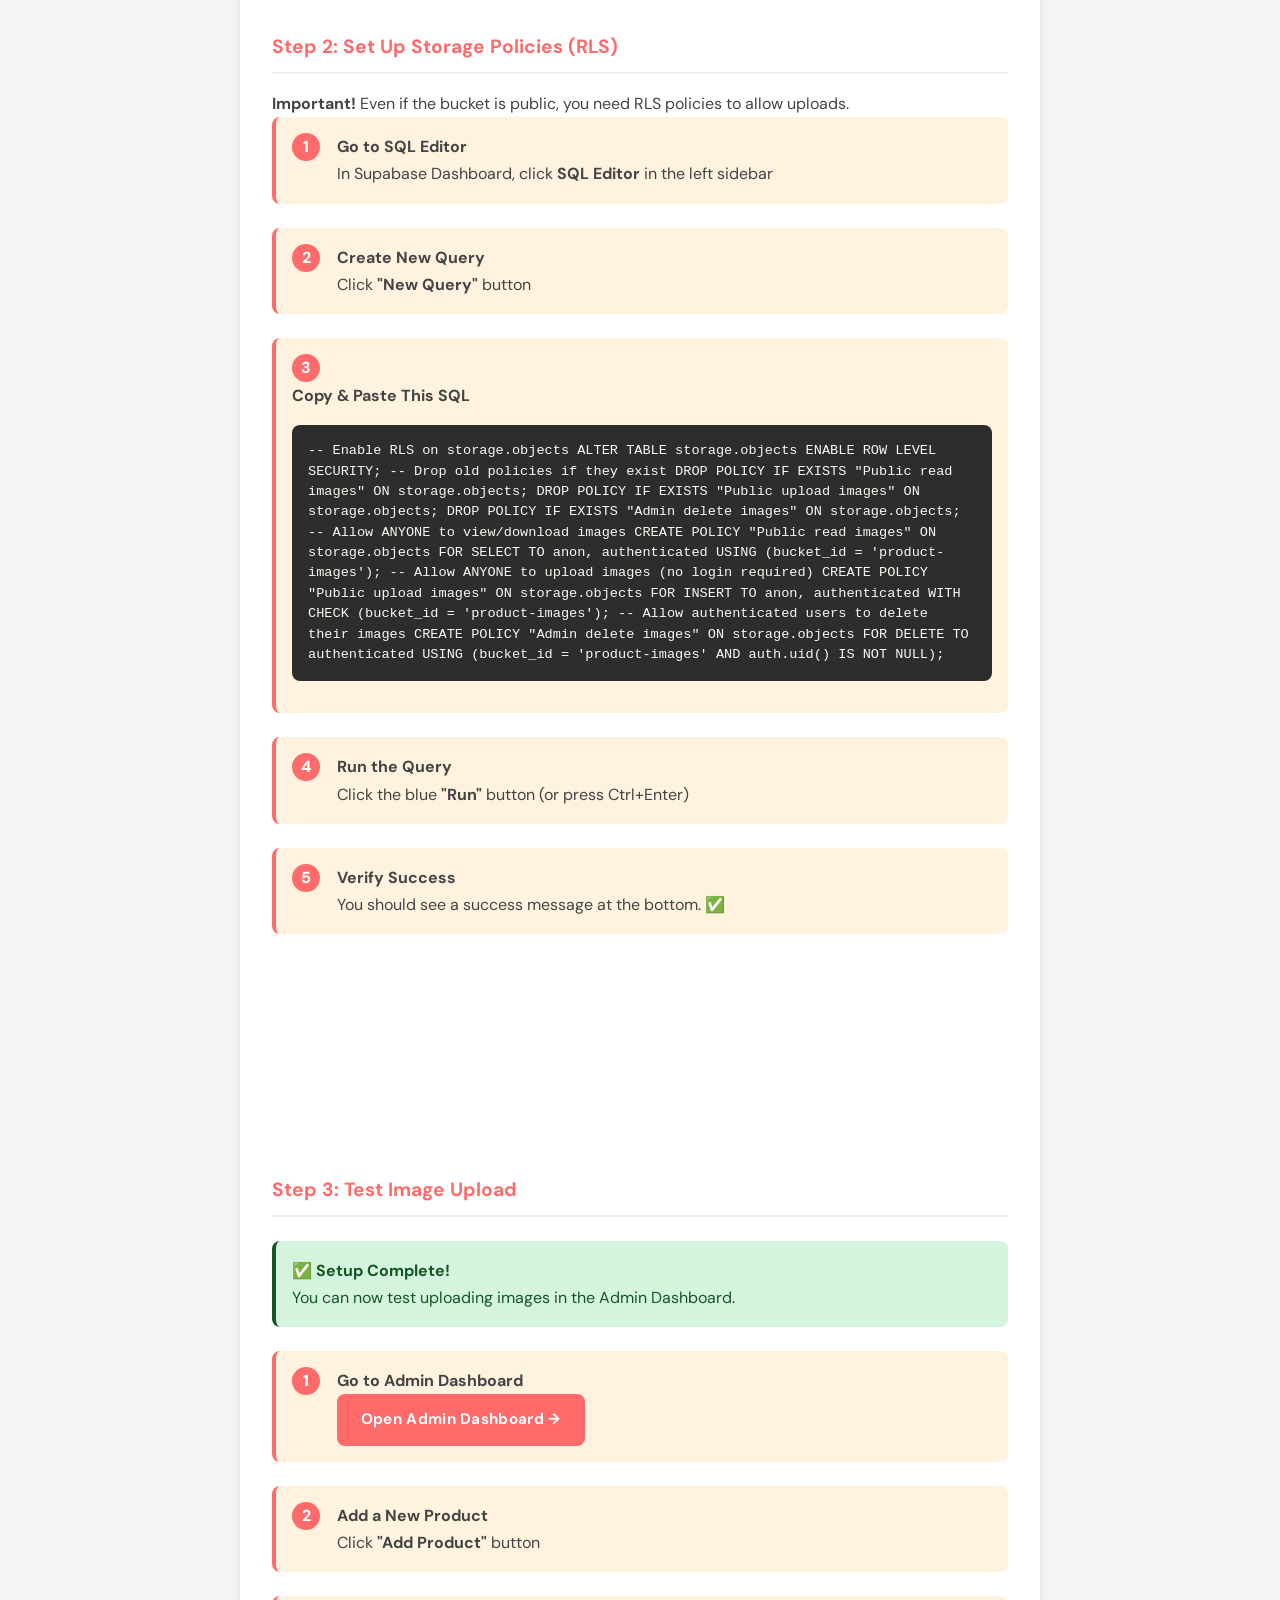
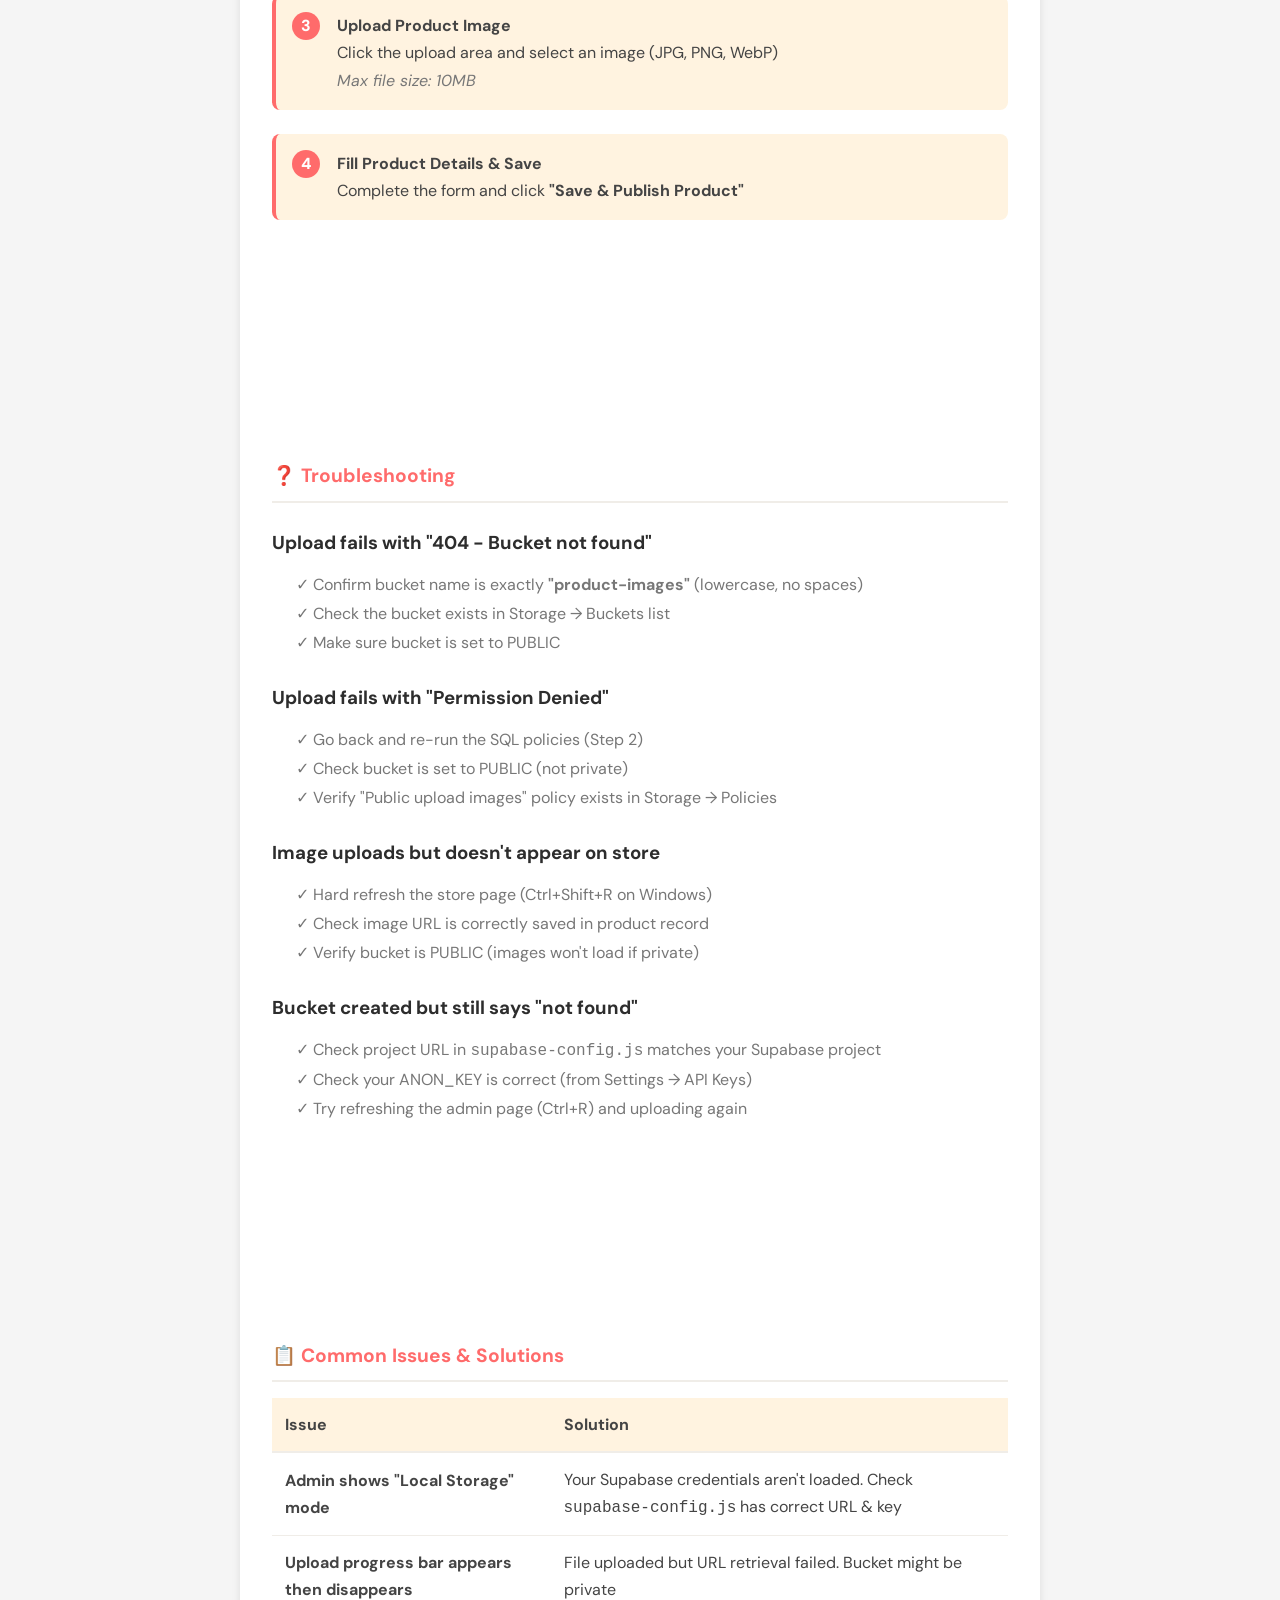
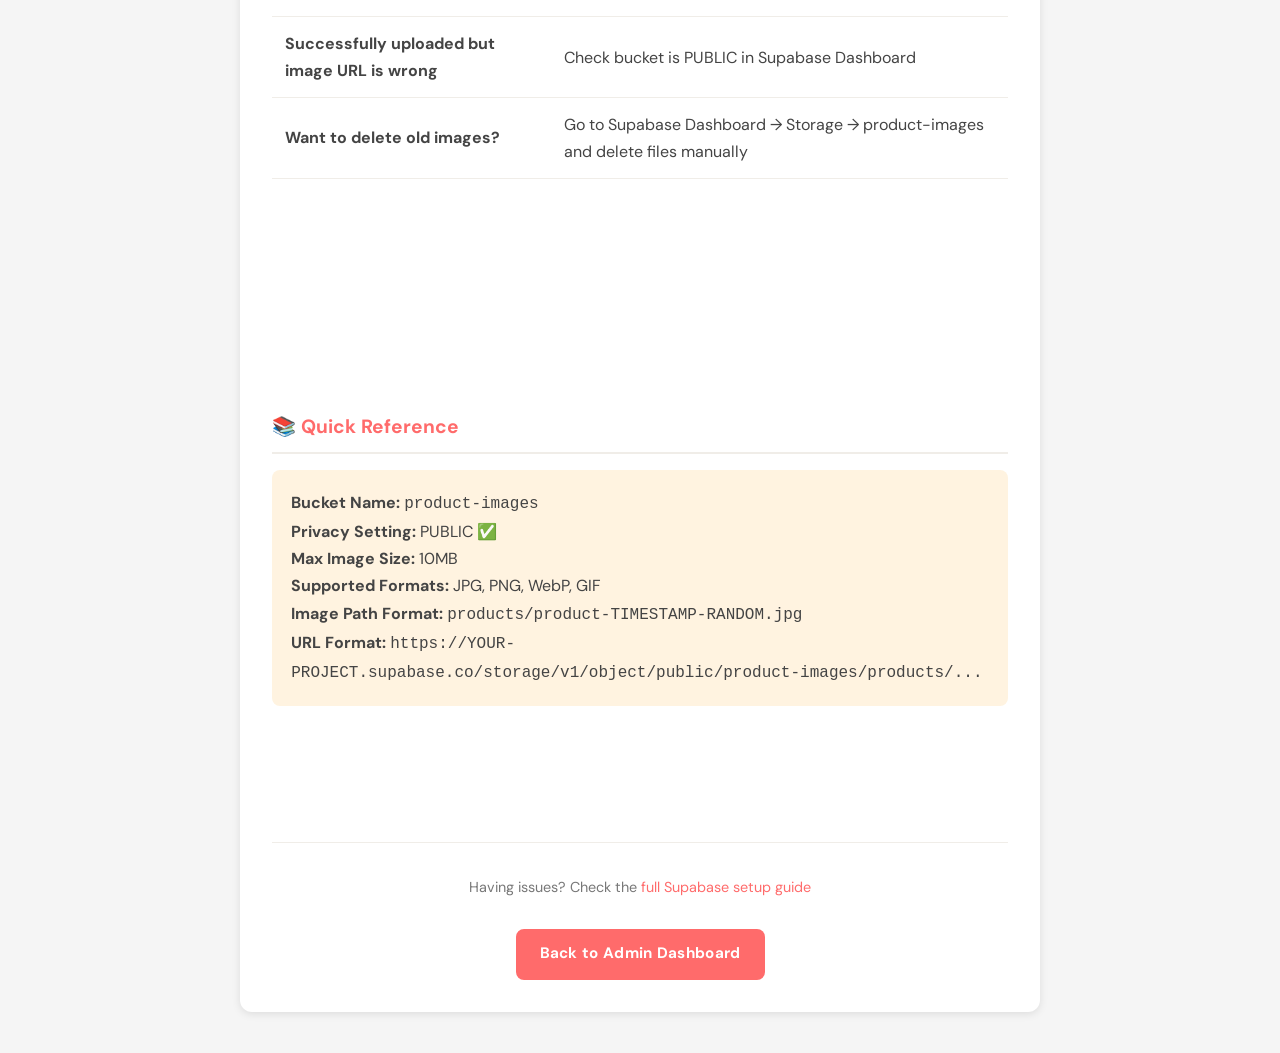
<file: STORAGE_SETUP.html>
<!DOCTYPE html>
<html lang="en">
<head>
  <meta charset="UTF-8"/>
  <meta name="viewport" content="width=device-width, initial-scale=1.0"/>
  <title>Storage Setup Guide — Terry's Tender Wear</title>
  <link rel="stylesheet" href="style.css"/>
  <style>
    body { background: #f5f5f5; padding: 2rem 1rem; }
    .setup-container { max-width: 800px; margin: 0 auto; background: #fff; border-radius: 12px; 
                       box-shadow: 0 2px 8px rgba(0,0,0,0.1); padding: 2rem; }
    h1 { color: var(--charcoal); margin-bottom: 0.5rem; }
    .subtitle { color: var(--mid); margin-bottom: 2rem; font-size: 0.95rem; }
    .section { margin-bottom: 2.5rem; }
    .section h2 { color: var(--coral); font-size: 1.2rem; margin-bottom: 1rem; border-bottom: 2px solid var(--line); padding-bottom: 0.5rem; }
    .step { margin-bottom: 1.5rem; padding: 1rem; background: var(--cream-d); border-radius: 8px; border-left: 4px solid var(--coral); }
    .step-num { display: inline-block; background: var(--coral); color: #fff; width: 28px; height: 28px; 
                border-radius: 50%; text-align: center; line-height: 28px; font-weight: 800; margin-right: 0.8rem; }
    .step-content { display: inline-block; vertical-align: top; }
    .code-block { background: #2d2d2d; color: #f8f8f2; padding: 1rem; border-radius: 8px; 
                  overflow-x: auto; font-family: 'Courier New', monospace; font-size: 0.85rem;
                  line-height: 1.5; margin: 1rem 0; }
    .code-block code { color: #f8f8f2; }
    .warning { background: #fff3cd; border-left: 4px solid #ffc107; padding: 1rem; border-radius: 8px; margin: 1.5rem 0; }
    .success { background: #d4f4de; border-left: 4px solid #155724; padding: 1rem; border-radius: 8px; margin: 1.5rem 0; color: #155724; }
    .btn { display: inline-block; background: var(--coral); color: #fff; padding: 0.8rem 1.5rem; 
           border-radius: 8px; text-decoration: none; font-weight: 700; cursor: pointer; border: none;
           font-size: 0.95rem; transition: background 0.2s; }
    .btn:hover { background: var(--coral-d); }
    .back-link { display: inline-block; margin-bottom: 1.5rem; color: var(--coral); text-decoration: none; font-weight: 600; }
    .back-link:hover { text-decoration: underline; }
    table { width: 100%; border-collapse: collapse; margin: 1rem 0; }
    th { background: var(--cream-d); padding: 0.8rem; text-align: left; font-weight: 700; border-bottom: 2px solid var(--line); }
    td { padding: 0.8rem; border-bottom: 1px solid var(--line); }
  </style>
</head>
<body>

<div class="setup-container">
  <a href="admin.html" class="back-link">← Back to Admin</a>
  
  <h1>🖼️ Image Upload Setup Guide</h1>
  <p class="subtitle">Complete these steps to enable image uploads to Supabase Storage</p>

  <!-- ══ CHECKLIST ══════════════════════════════════ -->
  <div class="section">
    <h2>Quick Checklist</h2>
    <p>Before troubleshooting, verify you've completed these:</p>
    <div style="margin-top: 1rem;">
      <input type="checkbox" id="check-bucket"/> <label for="check-bucket">✅ Created bucket named <strong>"product-images"</strong></label><br/>
      <input type="checkbox" id="check-public"/> <label for="check-public">✅ Set bucket to <strong>PUBLIC</strong></label><br/>
      <input type="checkbox" id="check-policy"/> <label for="check-policy">✅ Created RLS policies for storage (see below)</label><br/>
      <input type="checkbox" id="check-test"/> <label for="check-test">✅ Tested upload in Admin panel</label>
    </div>
  </div>

  <!-- ══ STEP 1: CREATE BUCKET ══════════════════════ -->
  <div class="section">
    <h2>Step 1: Create Storage Bucket</h2>
    <div class="step">
      <span class="step-num">1</span>
      <div class="step-content">
        <strong>Go to your Supabase Dashboard</strong><br/>
        <a href="https://supabase.com/dashboard" target="_blank" style="color: var(--coral);">supabase.com/dashboard →</a>
      </div>
    </div>
    <div class="step">
      <span class="step-num">2</span>
      <div class="step-content">
        <strong>Navigate to Storage</strong><br/>
        In the left sidebar, click <strong>Storage</strong>
      </div>
    </div>
    <div class="step">
      <span class="step-num">3</span>
      <div class="step-content">
        <strong>Create New Bucket</strong><br/>
        Click the <strong>"New Bucket"</strong> or <strong>"Create bucket"</strong> button
      </div>
    </div>
    <div class="step">
      <span class="step-num">4</span>
      <div class="step-content">
        <strong>Configure Bucket</strong><br/>
        <strong>Name:</strong> <code>product-images</code><br/>
        <strong>Privacy:</strong> Make it <strong>PUBLIC</strong> ✅<br/>
        <em style="color: var(--mid);">Images won't load if this is private</em>
      </div>
    </div>
    <div class="step">
      <span class="step-num">5</span>
      <div class="step-content">
        <strong>Save & Create</strong><br/>
        Click the <strong>Create Bucket</strong> button
      </div>
    </div>
  </div>

  <!-- ══ STEP 2: CREATE RLS POLICIES ════════════════ -->
  <div class="section">
    <h2>Step 2: Set Up Storage Policies (RLS)</h2>
    <p><strong>Important!</strong> Even if the bucket is public, you need RLS policies to allow uploads.</p>

    <div class="step">
      <span class="step-num">1</span>
      <div class="step-content">
        <strong>Go to SQL Editor</strong><br/>
        In Supabase Dashboard, click <strong>SQL Editor</strong> in the left sidebar
      </div>
    </div>

    <div class="step">
      <span class="step-num">2</span>
      <div class="step-content">
        <strong>Create New Query</strong><br/>
        Click <strong>"New Query"</strong> button
      </div>
    </div>

    <div class="step">
      <span class="step-num">3</span>
      <div class="step-content">
        <strong>Copy & Paste This SQL</strong><br/>
        <div class="code-block"><code>-- Enable RLS on storage.objects
ALTER TABLE storage.objects ENABLE ROW LEVEL SECURITY;

-- Drop old policies if they exist
DROP POLICY IF EXISTS "Public read images" ON storage.objects;
DROP POLICY IF EXISTS "Public upload images" ON storage.objects;
DROP POLICY IF EXISTS "Admin delete images" ON storage.objects;

-- Allow ANYONE to view/download images
CREATE POLICY "Public read images"
  ON storage.objects FOR SELECT
  TO anon, authenticated
  USING (bucket_id = 'product-images');

-- Allow ANYONE to upload images (no login required)
CREATE POLICY "Public upload images"
  ON storage.objects FOR INSERT
  TO anon, authenticated
  WITH CHECK (bucket_id = 'product-images');

-- Allow authenticated users to delete their images
CREATE POLICY "Admin delete images"
  ON storage.objects FOR DELETE
  TO authenticated
  USING (bucket_id = 'product-images' AND auth.uid() IS NOT NULL);</code></div>
      </div>
    </div>

    <div class="step">
      <span class="step-num">4</span>
      <div class="step-content">
        <strong>Run the Query</strong><br/>
        Click the blue <strong>"Run"</strong> button (or press Ctrl+Enter)
      </div>
    </div>

    <div class="step">
      <span class="step-num">5</span>
      <div class="step-content">
        <strong>Verify Success</strong><br/>
        You should see a success message at the bottom. ✅
      </div>
    </div>
  </div>

  <!-- ══ VERIFICATION ═════════════════════════════ -->
  <div class="section">
    <h2>Step 3: Test Image Upload</h2>
    
    <div class="success">
      ✅ <strong>Setup Complete!</strong><br/>
      You can now test uploading images in the Admin Dashboard.
    </div>

    <div class="step">
      <span class="step-num">1</span>
      <div class="step-content">
        <strong>Go to Admin Dashboard</strong><br/>
        <a href="admin.html" class="btn">Open Admin Dashboard →</a>
      </div>
    </div>

    <div class="step">
      <span class="step-num">2</span>
      <div class="step-content">
        <strong>Add a New Product</strong><br/>
        Click <strong>"Add Product"</strong> button
      </div>
    </div>

    <div class="step">
      <span class="step-num">3</span>
      <div class="step-content">
        <strong>Upload Product Image</strong><br/>
        Click the upload area and select an image (JPG, PNG, WebP)<br/>
        <em style="color: var(--mid);">Max file size: 10MB</em>
      </div>
    </div>

    <div class="step">
      <span class="step-num">4</span>
      <div class="step-content">
        <strong>Fill Product Details & Save</strong><br/>
        Complete the form and click <strong>"Save & Publish Product"</strong>
      </div>
    </div>
  </div>

  <!-- ══ TROUBLESHOOTING ════════════════════════════ -->
  <div class="section">
    <h2>❓ Troubleshooting</h2>

    <h3 style="color: var(--charcoal); margin-top: 1.5rem; margin-bottom: 0.8rem;">Upload fails with "404 - Bucket not found"</h3>
    <ul style="margin-left: 1.5rem; color: var(--mid); line-height: 1.8;">
      <li>✓ Confirm bucket name is exactly <strong>"product-images"</strong> (lowercase, no spaces)</li>
      <li>✓ Check the bucket exists in Storage → Buckets list</li>
      <li>✓ Make sure bucket is set to PUBLIC</li>
    </ul>

    <h3 style="color: var(--charcoal); margin-top: 1.5rem; margin-bottom: 0.8rem;">Upload fails with "Permission Denied"</h3>
    <ul style="margin-left: 1.5rem; color: var(--mid); line-height: 1.8;">
      <li>✓ Go back and re-run the SQL policies (Step 2)</li>
      <li>✓ Check bucket is set to PUBLIC (not private)</li>
      <li>✓ Verify "Public upload images" policy exists in Storage → Policies</li>
    </ul>

    <h3 style="color: var(--charcoal); margin-top: 1.5rem; margin-bottom: 0.8rem;">Image uploads but doesn't appear on store</h3>
    <ul style="margin-left: 1.5rem; color: var(--mid); line-height: 1.8;">
      <li>✓ Hard refresh the store page (Ctrl+Shift+R on Windows)</li>
      <li>✓ Check image URL is correctly saved in product record</li>
      <li>✓ Verify bucket is PUBLIC (images won't load if private)</li>
    </ul>

    <h3 style="color: var(--charcoal); margin-top: 1.5rem; margin-bottom: 0.8rem;">Bucket created but still says "not found"</h3>
    <ul style="margin-left: 1.5rem; color: var(--mid); line-height: 1.8;">
      <li>✓ Check project URL in <code>supabase-config.js</code> matches your Supabase project</li>
      <li>✓ Check your ANON_KEY is correct (from Settings → API Keys)</li>
      <li>✓ Try refreshing the admin page (Ctrl+R) and uploading again</li>
    </ul>
  </div>

  <!-- ══ COMMON ISSUES ══════════════════════════════ -->
  <div class="section">
    <h2>📋 Common Issues & Solutions</h2>

    <table>
      <thead>
        <tr>
          <th>Issue</th>
          <th>Solution</th>
        </tr>
      </thead>
      <tbody>
        <tr>
          <td><strong>Admin shows "Local Storage" mode</strong></td>
          <td>Your Supabase credentials aren't loaded. Check <code>supabase-config.js</code> has correct URL & key</td>
        </tr>
        <tr>
          <td><strong>Upload progress bar appears then disappears</strong></td>
          <td>File uploaded but URL retrieval failed. Bucket might be private</td>
        </tr>
        <tr>
          <td><strong>Successfully uploaded but image URL is wrong</strong></td>
          <td>Check bucket is PUBLIC in Supabase Dashboard</td>
        </tr>
        <tr>
          <td><strong>Want to delete old images?</strong></td>
          <td>Go to Supabase Dashboard → Storage → product-images and delete files manually</td>
        </tr>
      </tbody>
    </table>
  </div>

  <!-- ══ QUICK REFERENCE ════════════════════════════ -->
  <div class="section">
    <h2>📚 Quick Reference</h2>
    <div style="background: var(--cream-d); padding: 1.2rem; border-radius: 8px;">
      <p><strong>Bucket Name:</strong> <code>product-images</code></p>
      <p><strong>Privacy Setting:</strong> PUBLIC ✅</p>
      <p><strong>Max Image Size:</strong> 10MB</p>
      <p><strong>Supported Formats:</strong> JPG, PNG, WebP, GIF</p>
      <p><strong>Image Path Format:</strong> <code>products/product-TIMESTAMP-RANDOM.jpg</code></p>
      <p><strong>URL Format:</strong> <code>https://YOUR-PROJECT.supabase.co/storage/v1/object/public/product-images/products/...</code></p>
    </div>
  </div>

  <!-- ══ FOOTER ════════════════════════════════════ -->
  <div style="margin-top: 3rem; padding-top: 2rem; border-top: 1px solid var(--line); text-align: center; color: var(--mid);">
    <p style="font-size: 0.9rem;">Having issues? Check the <a href="SUPABASE_GUIDE.html" style="color: var(--coral);">full Supabase setup guide</a></p>
    <p style="font-size: 0.9rem; margin-top: 0.8rem;"><a href="admin.html" class="btn" style="display: inline-block; margin-top: 1rem;">Back to Admin Dashboard</a></p>
  </div>
</div>

<script>
// Restore checkboxes from localStorage
document.querySelectorAll('input[type="checkbox"]').forEach(function(cb) {
  var saved = localStorage.getItem('setup-' + cb.id);
  if (saved === 'true') cb.checked = true;
  cb.addEventListener('change', function() {
    localStorage.setItem('setup-' + cb.id, this.checked);
  });
});
</script>

</body>
</html>
</file>
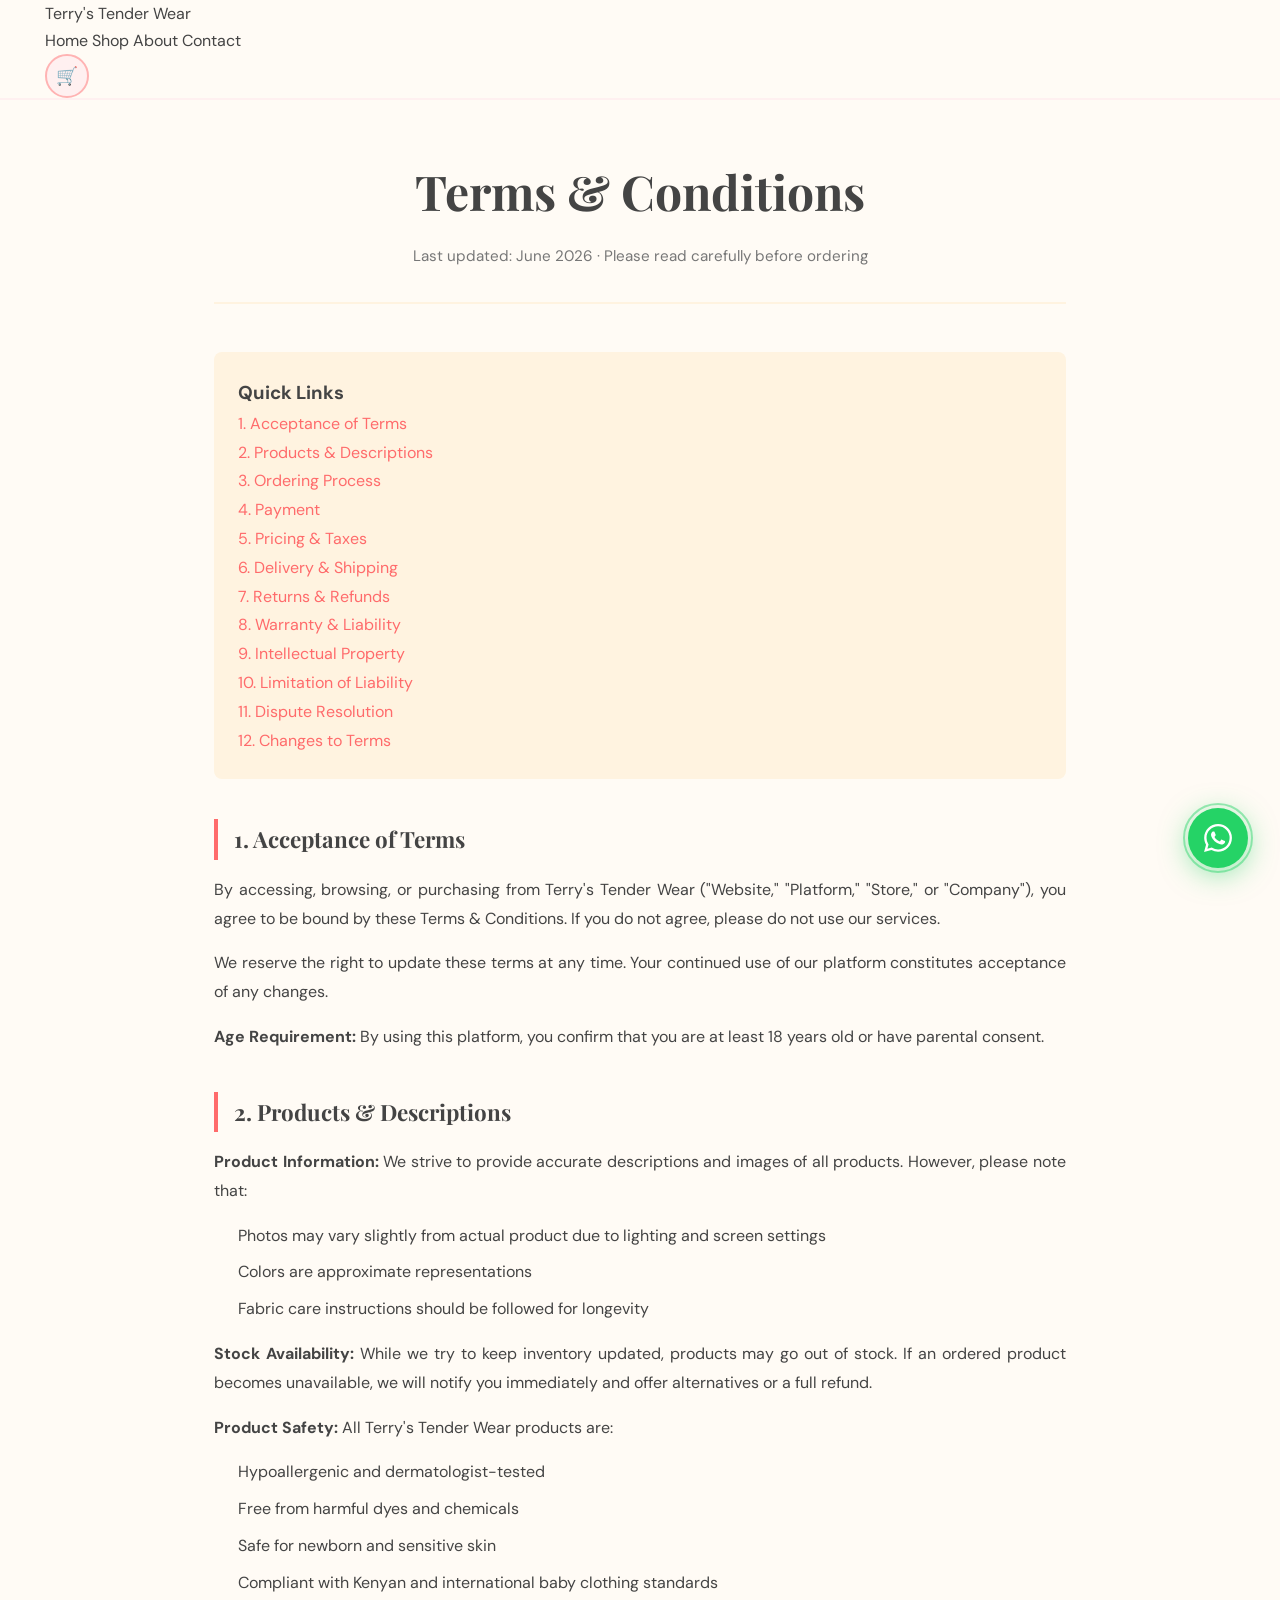
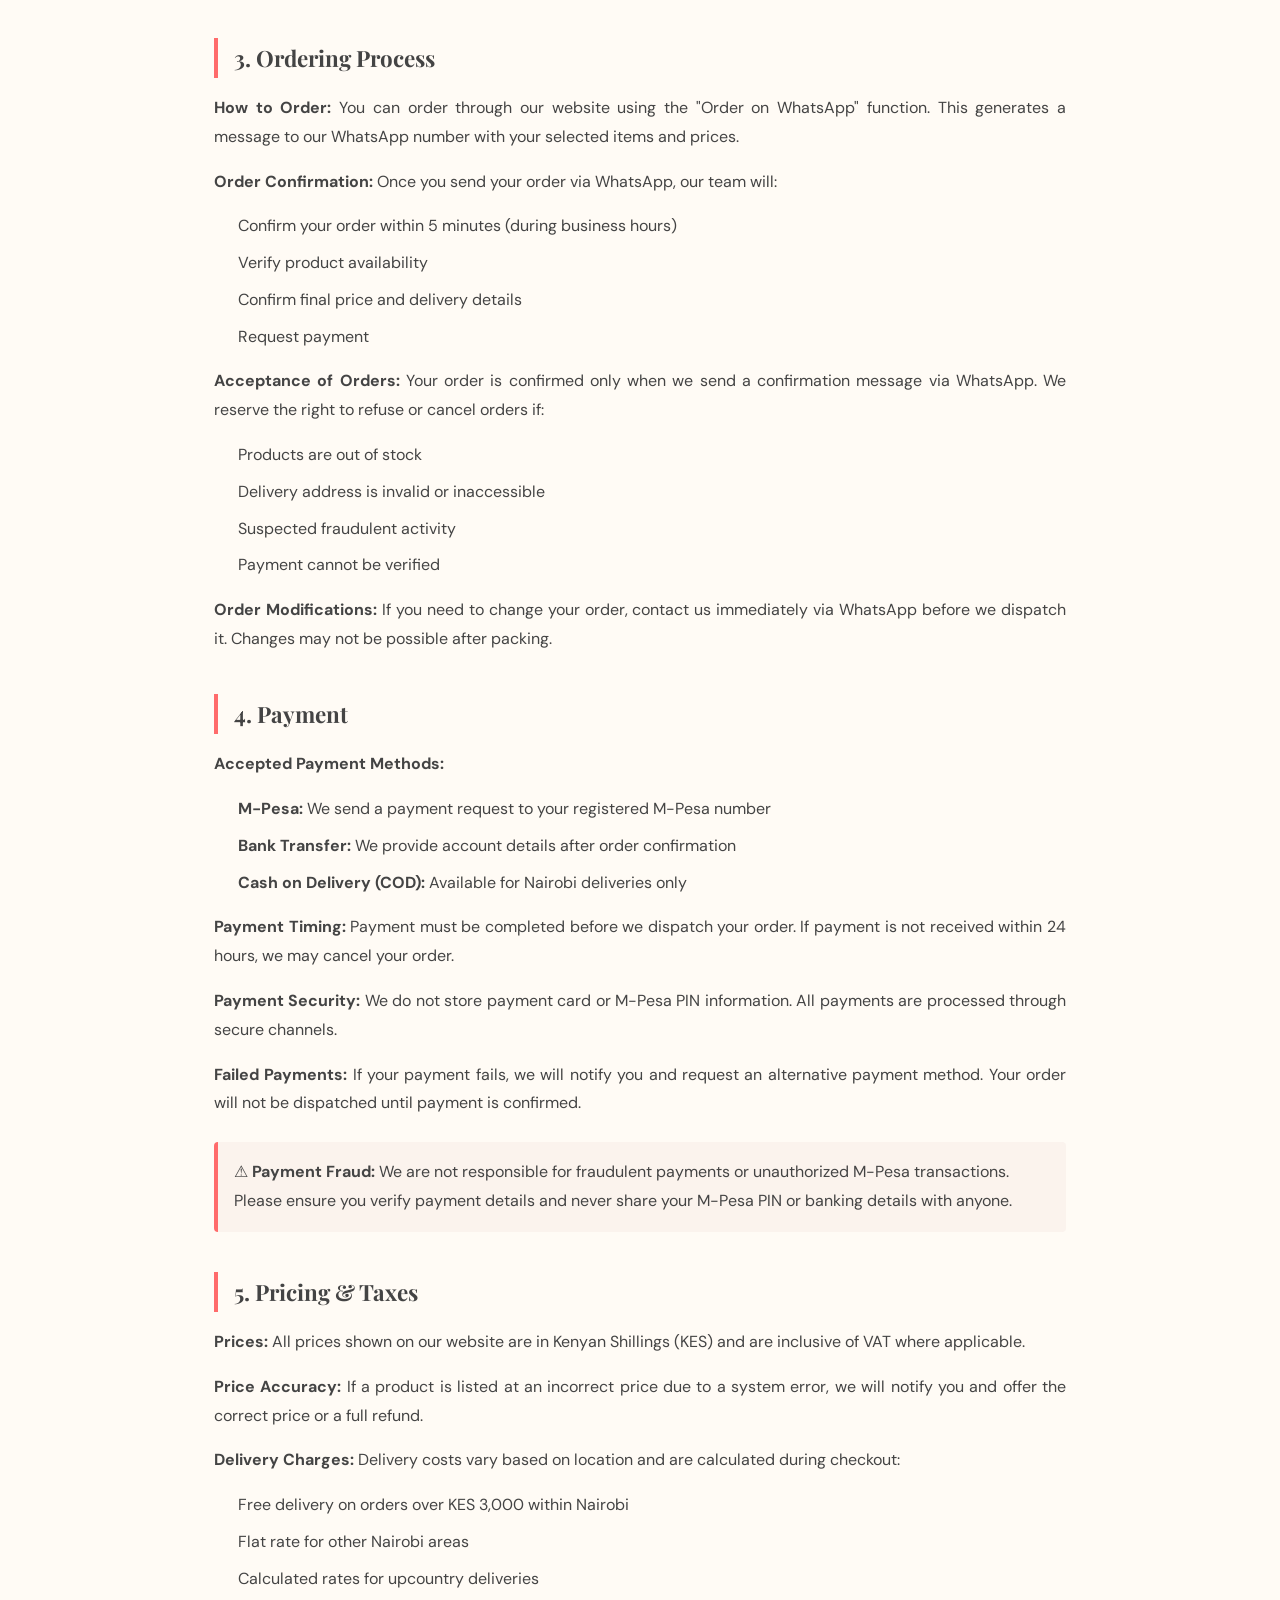
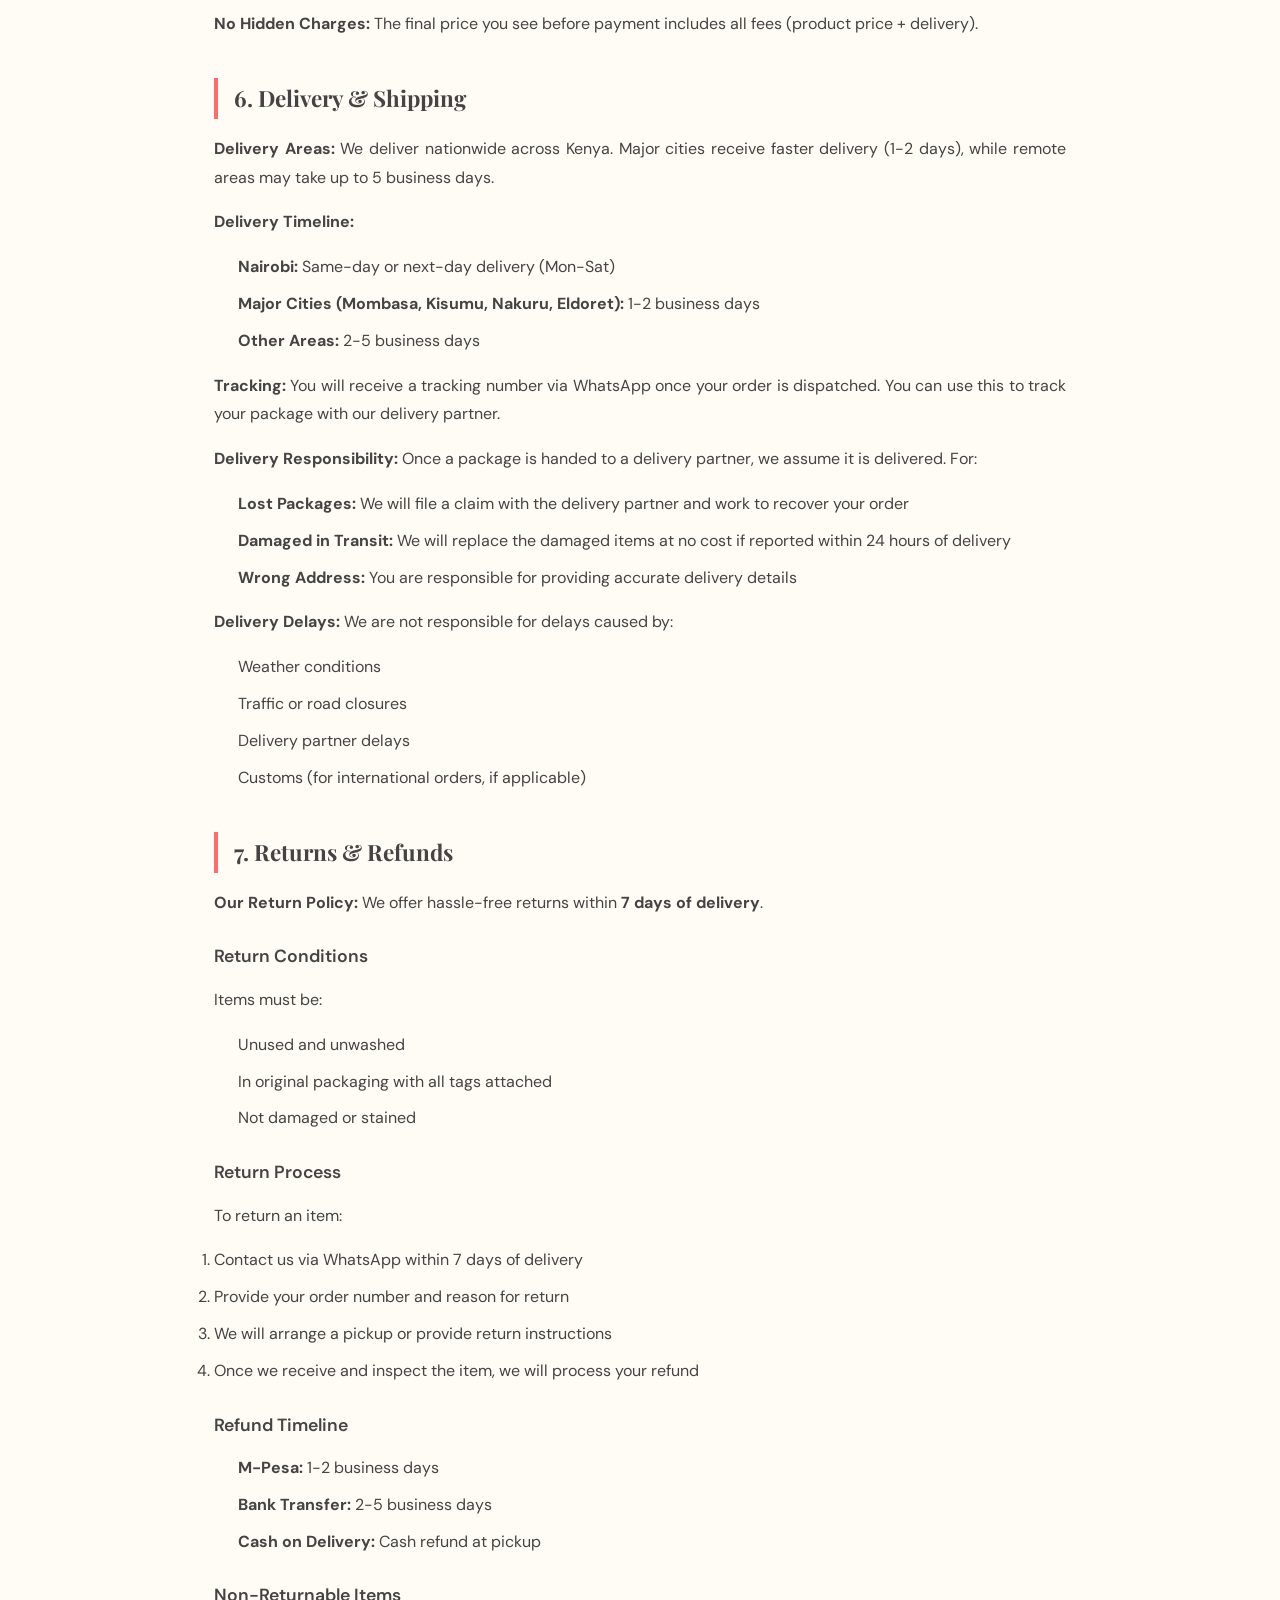
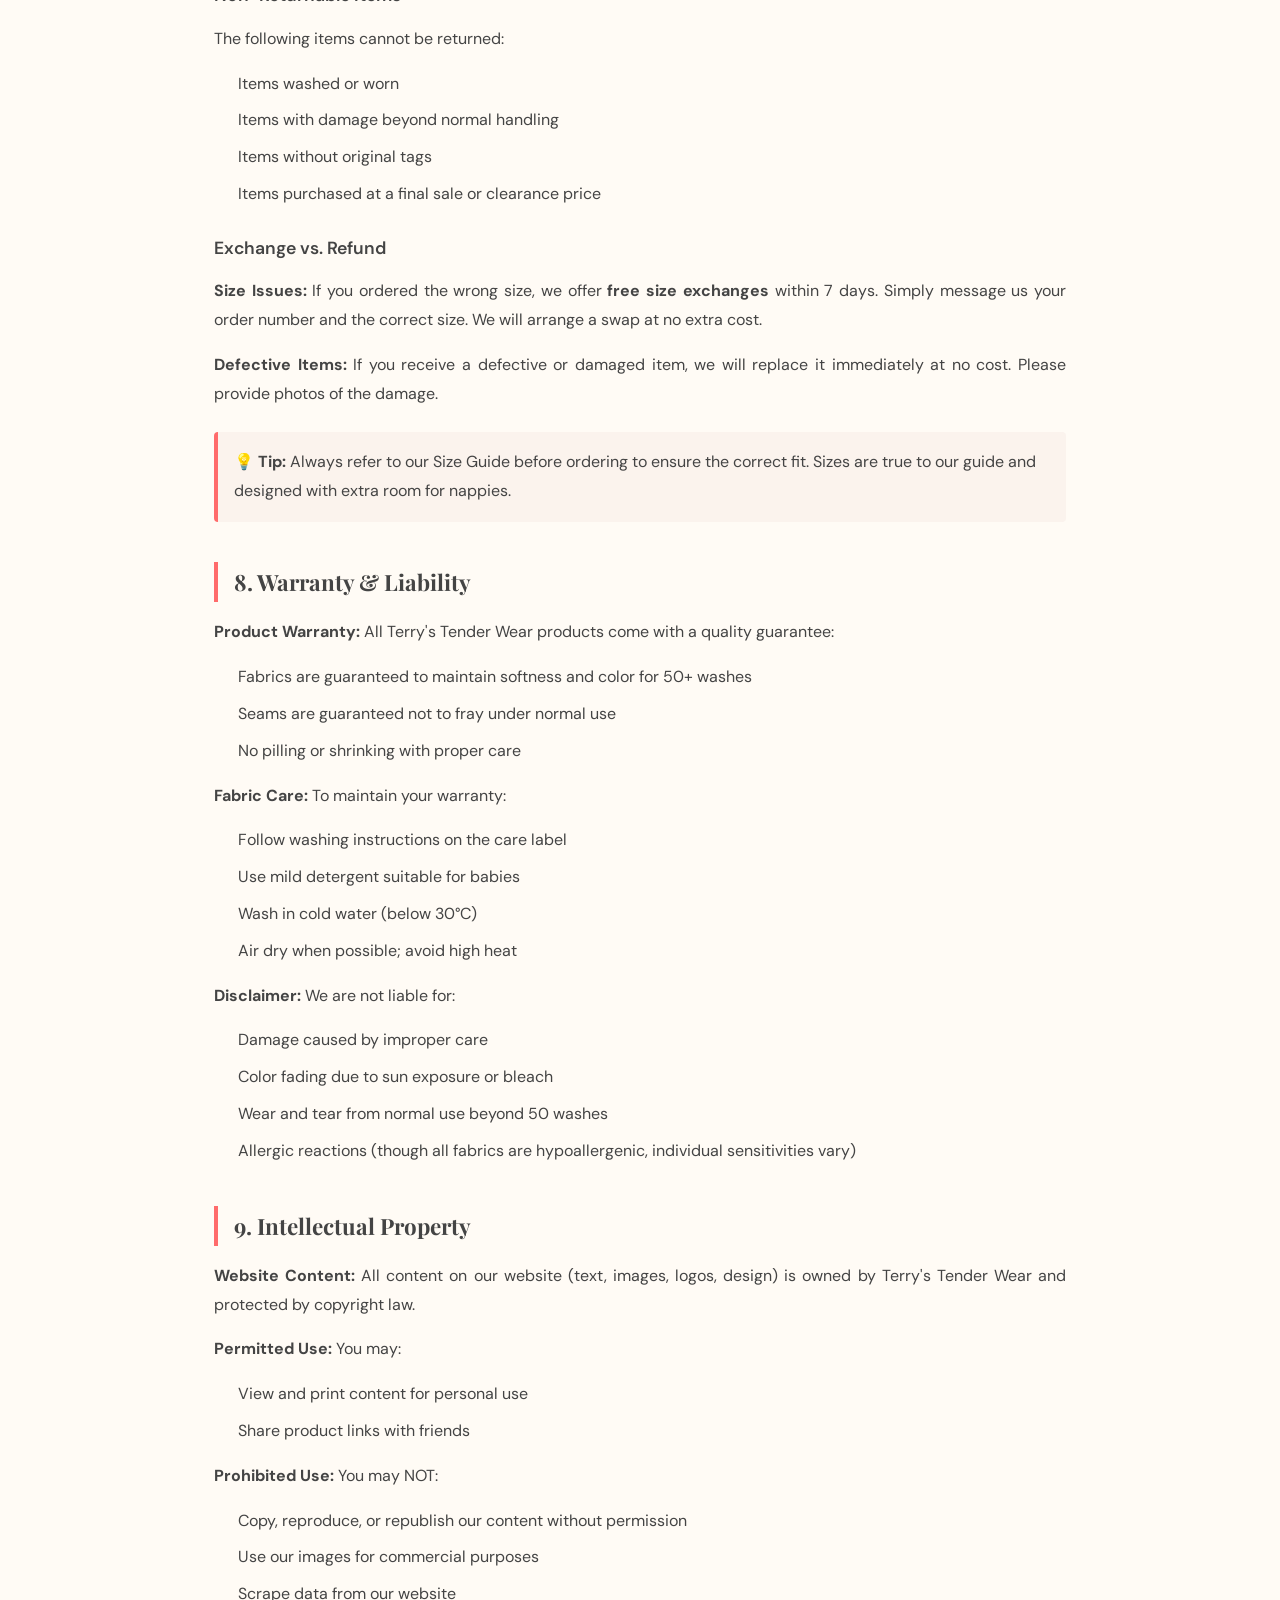
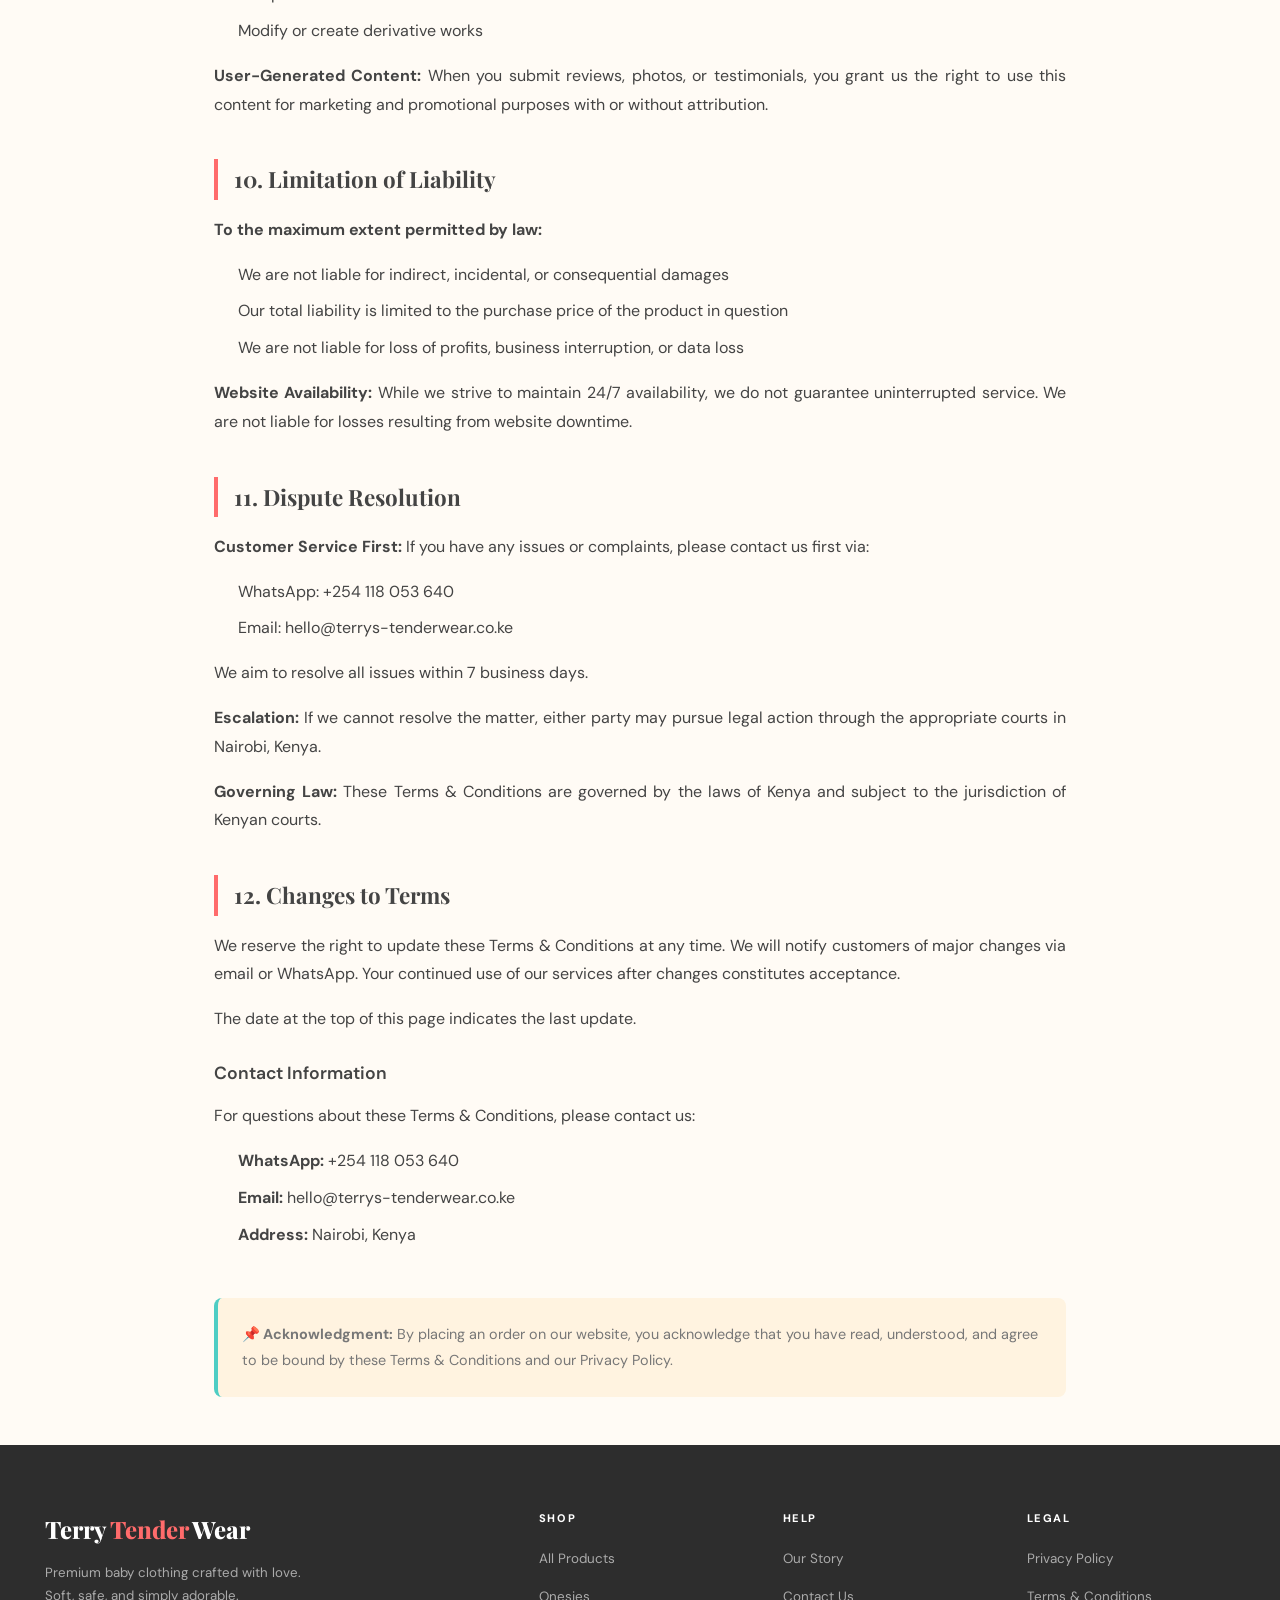
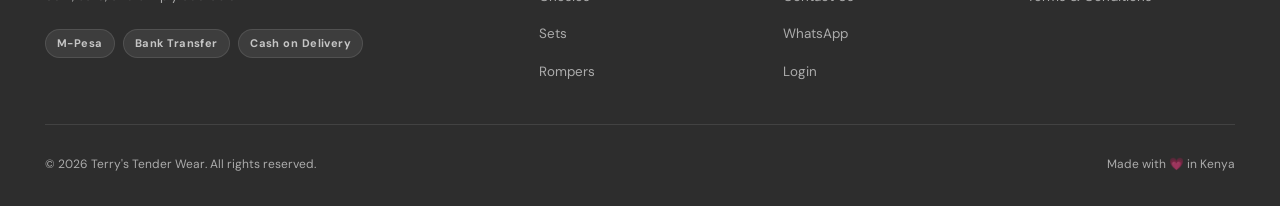
<file: terms-and-conditions.html>
<!DOCTYPE html>
<html lang="en">
<head>
  <meta charset="UTF-8">
  <meta name="viewport" content="width=device-width, initial-scale=1.0">
  <meta name="description" content="Terms & Conditions - Terry's Tender Wear. Our terms of use for customers, orders, payments, and returns.">
  <title>Terms & Conditions — Terry's Tender Wear</title>
  <link rel="icon" type="image/svg+xml" href="data:image/svg+xml,<svg xmlns='http://www.w3.org/2000/svg' viewBox='0 0 100 100'><text y='75' font-size='75' font-weight='bold' fill='%23D4A5A5'>T</text></svg>">
  <link rel="stylesheet" href="style.css">
  <style>
    .legal-container {
      max-width: 900px;
      margin: 0 auto;
      padding: 3rem 1.5rem;
      line-height: 1.8;
      color: var(--dark);
    }
    .legal-header {
      text-align: center;
      margin-bottom: 3rem;
      padding-bottom: 2rem;
      border-bottom: 2px solid var(--cream-d);
    }
    .legal-header h1 {
      font-family: var(--font-d);
      font-size: clamp(2rem, 5vw, 3rem);
      margin-bottom: 0.5rem;
      color: var(--dark);
    }
    .legal-header p {
      color: var(--mid);
      font-size: 0.95rem;
    }
    .legal-content h2 {
      font-family: var(--font-d);
      font-size: 1.4rem;
      margin-top: 2.5rem;
      margin-bottom: 1rem;
      color: var(--dark);
      border-left: 4px solid var(--coral);
      padding-left: 1rem;
    }
    .legal-content h3 {
      font-size: 1.1rem;
      margin-top: 1.5rem;
      margin-bottom: 0.8rem;
      color: var(--dark);
      font-weight: 600;
    }
    .legal-content p {
      margin-bottom: 1rem;
      text-align: justify;
    }
    .legal-content ul {
      margin-left: 1.5rem;
      margin-bottom: 1rem;
    }
    .legal-content li {
      margin-bottom: 0.5rem;
    }
    .legal-toc {
      background: var(--cream-d);
      padding: 1.5rem;
      border-radius: 8px;
      margin-bottom: 2rem;
    }
    .legal-toc h3 {
      margin-top: 0;
    }
    .legal-toc ul {
      list-style: none;
      margin-left: 0;
    }
    .legal-toc a {
      color: var(--coral);
      text-decoration: none;
      transition: color 0.3s;
    }
    .legal-toc a:hover {
      color: var(--dark);
      text-decoration: underline;
    }
    .legal-footer-note {
      background: var(--cream-d);
      padding: 1.5rem;
      border-radius: 8px;
      margin-top: 3rem;
      border-left: 4px solid var(--mint);
      font-size: 0.9rem;
      color: var(--mid);
    }
    .highlight-box {
      background: rgba(212, 165, 165, 0.1);
      border-left: 4px solid var(--coral);
      padding: 1rem;
      margin: 1.5rem 0;
      border-radius: 4px;
    }
  </style>
</head>
<body>
<!-- HEADER -->
<header class="site-header">
  <div class="container">
    <div class="header-row">
      <a href="index.html" class="logo">Terry's <span>Tender</span> Wear</a>
      <nav class="nav-menu" id="nav-menu">
        <a href="index.html">Home</a>
        <a href="products.html">Shop</a>
        <a href="about.html">About</a>
        <a href="contact.html">Contact</a>
      </nav>
      <button id="nav-cart-btn" class="nav-cart-btn" aria-label="Open cart">
        🛒 <span id="nav-cart-badge" class="nav-cart-badge" style="display:none;">0</span>
      </button>
    </div>
  </div>
</header>

<!-- MAIN CONTENT -->
<main>
  <div class="legal-container">
    <div class="legal-header">
      <h1>Terms & Conditions</h1>
      <p>Last updated: June 2026 · Please read carefully before ordering</p>
    </div>

    <div class="legal-toc">
      <h3>Quick Links</h3>
      <ul>
        <li><a href="#acceptance">1. Acceptance of Terms</a></li>
        <li><a href="#products">2. Products & Descriptions</a></li>
        <li><a href="#ordering">3. Ordering Process</a></li>
        <li><a href="#payment">4. Payment</a></li>
        <li><a href="#pricing">5. Pricing & Taxes</a></li>
        <li><a href="#delivery">6. Delivery & Shipping</a></li>
        <li><a href="#returns">7. Returns & Refunds</a></li>
        <li><a href="#warranty">8. Warranty & Liability</a></li>
        <li><a href="#intellectual">9. Intellectual Property</a></li>
        <li><a href="#limitation">10. Limitation of Liability</a></li>
        <li><a href="#dispute">11. Dispute Resolution</a></li>
        <li><a href="#changes">12. Changes to Terms</a></li>
      </ul>
    </div>

    <div class="legal-content">
      
      <h2 id="acceptance">1. Acceptance of Terms</h2>
      <p>By accessing, browsing, or purchasing from Terry's Tender Wear ("Website," "Platform," "Store," or "Company"), you agree to be bound by these Terms & Conditions. If you do not agree, please do not use our services.</p>
      <p>We reserve the right to update these terms at any time. Your continued use of our platform constitutes acceptance of any changes.</p>
      <p><strong>Age Requirement:</strong> By using this platform, you confirm that you are at least 18 years old or have parental consent.</p>

      <h2 id="products">2. Products & Descriptions</h2>
      <p><strong>Product Information:</strong> We strive to provide accurate descriptions and images of all products. However, please note that:</p>
      <ul>
        <li>Photos may vary slightly from actual product due to lighting and screen settings</li>
        <li>Colors are approximate representations</li>
        <li>Fabric care instructions should be followed for longevity</li>
      </ul>
      <p><strong>Stock Availability:</strong> While we try to keep inventory updated, products may go out of stock. If an ordered product becomes unavailable, we will notify you immediately and offer alternatives or a full refund.</p>
      <p><strong>Product Safety:</strong> All Terry's Tender Wear products are:</p>
      <ul>
        <li>Hypoallergenic and dermatologist-tested</li>
        <li>Free from harmful dyes and chemicals</li>
        <li>Safe for newborn and sensitive skin</li>
        <li>Compliant with Kenyan and international baby clothing standards</li>
      </ul>

      <h2 id="ordering">3. Ordering Process</h2>
      <p><strong>How to Order:</strong> You can order through our website using the "Order on WhatsApp" function. This generates a message to our WhatsApp number with your selected items and prices.</p>
      <p><strong>Order Confirmation:</strong> Once you send your order via WhatsApp, our team will:</p>
      <ul>
        <li>Confirm your order within 5 minutes (during business hours)</li>
        <li>Verify product availability</li>
        <li>Confirm final price and delivery details</li>
        <li>Request payment</li>
      </ul>
      <p><strong>Acceptance of Orders:</strong> Your order is confirmed only when we send a confirmation message via WhatsApp. We reserve the right to refuse or cancel orders if:</p>
      <ul>
        <li>Products are out of stock</li>
        <li>Delivery address is invalid or inaccessible</li>
        <li>Suspected fraudulent activity</li>
        <li>Payment cannot be verified</li>
      </ul>
      <p><strong>Order Modifications:</strong> If you need to change your order, contact us immediately via WhatsApp before we dispatch it. Changes may not be possible after packing.</p>

      <h2 id="payment">4. Payment</h2>
      <p><strong>Accepted Payment Methods:</strong></p>
      <ul>
        <li><strong>M-Pesa:</strong> We send a payment request to your registered M-Pesa number</li>
        <li><strong>Bank Transfer:</strong> We provide account details after order confirmation</li>
        <li><strong>Cash on Delivery (COD):</strong> Available for Nairobi deliveries only</li>
      </ul>
      <p><strong>Payment Timing:</strong> Payment must be completed before we dispatch your order. If payment is not received within 24 hours, we may cancel your order.</p>
      <p><strong>Payment Security:</strong> We do not store payment card or M-Pesa PIN information. All payments are processed through secure channels.</p>
      <p><strong>Failed Payments:</strong> If your payment fails, we will notify you and request an alternative payment method. Your order will not be dispatched until payment is confirmed.</p>

      <div class="highlight-box">
        <strong>⚠️ Payment Fraud:</strong> We are not responsible for fraudulent payments or unauthorized M-Pesa transactions. Please ensure you verify payment details and never share your M-Pesa PIN or banking details with anyone.
      </div>

      <h2 id="pricing">5. Pricing & Taxes</h2>
      <p><strong>Prices:</strong> All prices shown on our website are in Kenyan Shillings (KES) and are inclusive of VAT where applicable.</p>
      <p><strong>Price Accuracy:</strong> If a product is listed at an incorrect price due to a system error, we will notify you and offer the correct price or a full refund.</p>
      <p><strong>Delivery Charges:</strong> Delivery costs vary based on location and are calculated during checkout:</p>
      <ul>
        <li>Free delivery on orders over KES 3,000 within Nairobi</li>
        <li>Flat rate for other Nairobi areas</li>
        <li>Calculated rates for upcountry deliveries</li>
      </ul>
      <p><strong>No Hidden Charges:</strong> The final price you see before payment includes all fees (product price + delivery).</p>

      <h2 id="delivery">6. Delivery & Shipping</h2>
      <p><strong>Delivery Areas:</strong> We deliver nationwide across Kenya. Major cities receive faster delivery (1-2 days), while remote areas may take up to 5 business days.</p>
      <p><strong>Delivery Timeline:</strong></p>
      <ul>
        <li><strong>Nairobi:</strong> Same-day or next-day delivery (Mon-Sat)</li>
        <li><strong>Major Cities (Mombasa, Kisumu, Nakuru, Eldoret):</strong> 1-2 business days</li>
        <li><strong>Other Areas:</strong> 2-5 business days</li>
      </ul>
      <p><strong>Tracking:</strong> You will receive a tracking number via WhatsApp once your order is dispatched. You can use this to track your package with our delivery partner.</p>
      <p><strong>Delivery Responsibility:</strong> Once a package is handed to a delivery partner, we assume it is delivered. For:</p>
      <ul>
        <li><strong>Lost Packages:</strong> We will file a claim with the delivery partner and work to recover your order</li>
        <li><strong>Damaged in Transit:</strong> We will replace the damaged items at no cost if reported within 24 hours of delivery</li>
        <li><strong>Wrong Address:</strong> You are responsible for providing accurate delivery details</li>
      </ul>
      <p><strong>Delivery Delays:</strong> We are not responsible for delays caused by:</p>
      <ul>
        <li>Weather conditions</li>
        <li>Traffic or road closures</li>
        <li>Delivery partner delays</li>
        <li>Customs (for international orders, if applicable)</li>
      </ul>

      <h2 id="returns">7. Returns & Refunds</h2>
      <p><strong>Our Return Policy:</strong> We offer hassle-free returns within <strong>7 days of delivery</strong>.</p>
      
      <h3>Return Conditions</h3>
      <p>Items must be:</p>
      <ul>
        <li>Unused and unwashed</li>
        <li>In original packaging with all tags attached</li>
        <li>Not damaged or stained</li>
      </ul>

      <h3>Return Process</h3>
      <p>To return an item:</p>
      <ol>
        <li>Contact us via WhatsApp within 7 days of delivery</li>
        <li>Provide your order number and reason for return</li>
        <li>We will arrange a pickup or provide return instructions</li>
        <li>Once we receive and inspect the item, we will process your refund</li>
      </ol>

      <h3>Refund Timeline</h3>
      <ul>
        <li><strong>M-Pesa:</strong> 1-2 business days</li>
        <li><strong>Bank Transfer:</strong> 2-5 business days</li>
        <li><strong>Cash on Delivery:</strong> Cash refund at pickup</li>
      </ul>

      <h3>Non-Returnable Items</h3>
      <p>The following items cannot be returned:</p>
      <ul>
        <li>Items washed or worn</li>
        <li>Items with damage beyond normal handling</li>
        <li>Items without original tags</li>
        <li>Items purchased at a final sale or clearance price</li>
      </ul>

      <h3>Exchange vs. Refund</h3>
      <p><strong>Size Issues:</strong> If you ordered the wrong size, we offer <strong>free size exchanges</strong> within 7 days. Simply message us your order number and the correct size. We will arrange a swap at no extra cost.</p>
      <p><strong>Defective Items:</strong> If you receive a defective or damaged item, we will replace it immediately at no cost. Please provide photos of the damage.</p>

      <div class="highlight-box">
        <strong>💡 Tip:</strong> Always refer to our Size Guide before ordering to ensure the correct fit. Sizes are true to our guide and designed with extra room for nappies.
      </div>

      <h2 id="warranty">8. Warranty & Liability</h2>
      <p><strong>Product Warranty:</strong> All Terry's Tender Wear products come with a quality guarantee:</p>
      <ul>
        <li>Fabrics are guaranteed to maintain softness and color for 50+ washes</li>
        <li>Seams are guaranteed not to fray under normal use</li>
        <li>No pilling or shrinking with proper care</li>
      </ul>
      <p><strong>Fabric Care:</strong> To maintain your warranty:</p>
      <ul>
        <li>Follow washing instructions on the care label</li>
        <li>Use mild detergent suitable for babies</li>
        <li>Wash in cold water (below 30°C)</li>
        <li>Air dry when possible; avoid high heat</li>
      </ul>
      <p><strong>Disclaimer:</strong> We are not liable for:</p>
      <ul>
        <li>Damage caused by improper care</li>
        <li>Color fading due to sun exposure or bleach</li>
        <li>Wear and tear from normal use beyond 50 washes</li>
        <li>Allergic reactions (though all fabrics are hypoallergenic, individual sensitivities vary)</li>
      </ul>

      <h2 id="intellectual">9. Intellectual Property</h2>
      <p><strong>Website Content:</strong> All content on our website (text, images, logos, design) is owned by Terry's Tender Wear and protected by copyright law.</p>
      <p><strong>Permitted Use:</strong> You may:</p>
      <ul>
        <li>View and print content for personal use</li>
        <li>Share product links with friends</li>
      </ul>
      <p><strong>Prohibited Use:</strong> You may NOT:</p>
      <ul>
        <li>Copy, reproduce, or republish our content without permission</li>
        <li>Use our images for commercial purposes</li>
        <li>Scrape data from our website</li>
        <li>Modify or create derivative works</li>
      </ul>
      <p><strong>User-Generated Content:</strong> When you submit reviews, photos, or testimonials, you grant us the right to use this content for marketing and promotional purposes with or without attribution.</p>

      <h2 id="limitation">10. Limitation of Liability</h2>
      <p><strong>To the maximum extent permitted by law:</strong></p>
      <ul>
        <li>We are not liable for indirect, incidental, or consequential damages</li>
        <li>Our total liability is limited to the purchase price of the product in question</li>
        <li>We are not liable for loss of profits, business interruption, or data loss</li>
      </ul>
      <p><strong>Website Availability:</strong> While we strive to maintain 24/7 availability, we do not guarantee uninterrupted service. We are not liable for losses resulting from website downtime.</p>

      <h2 id="dispute">11. Dispute Resolution</h2>
      <p><strong>Customer Service First:</strong> If you have any issues or complaints, please contact us first via:</p>
      <ul>
        <li>WhatsApp: <a href="https://wa.me/254118053640" target="_blank" rel="noopener">+254 118 053 640</a></li>
        <li>Email: hello@terrys-tenderwear.co.ke</li>
      </ul>
      <p>We aim to resolve all issues within 7 business days.</p>
      <p><strong>Escalation:</strong> If we cannot resolve the matter, either party may pursue legal action through the appropriate courts in Nairobi, Kenya.</p>
      <p><strong>Governing Law:</strong> These Terms & Conditions are governed by the laws of Kenya and subject to the jurisdiction of Kenyan courts.</p>

      <h2 id="changes">12. Changes to Terms</h2>
      <p>We reserve the right to update these Terms & Conditions at any time. We will notify customers of major changes via email or WhatsApp. Your continued use of our services after changes constitutes acceptance.</p>
      <p>The date at the top of this page indicates the last update.</p>

      <h3>Contact Information</h3>
      <p>For questions about these Terms & Conditions, please contact us:</p>
      <ul>
        <li><strong>WhatsApp:</strong> <a href="https://wa.me/254118053640" target="_blank" rel="noopener">+254 118 053 640</a></li>
        <li><strong>Email:</strong> hello@terrys-tenderwear.co.ke</li>
        <li><strong>Address:</strong> Nairobi, Kenya</li>
      </ul>

    </div>

    <div class="legal-footer-note">
      <strong>📌 Acknowledgment:</strong> By placing an order on our website, you acknowledge that you have read, understood, and agree to be bound by these Terms & Conditions and our Privacy Policy.
    </div>

  </div>
</main>

<!-- FOOTER -->
<footer class="site-footer">
  <div class="container">
    <div class="footer-grid-v2">
      <div class="footer-col-brand">
        <div class="footer-brand">Terry <span>Tender</span> Wear</div>
        <p class="footer-tagline">Premium baby clothing crafted with love. Soft, safe, and simply adorable.</p>
        <div class="footer-payment">
          <span class="payment-badge">M-Pesa</span>
          <span class="payment-badge">Bank Transfer</span>
          <span class="payment-badge">Cash on Delivery</span>
        </div>
      </div>
      <div><h4 class="footer-h">Shop</h4><ul class="footer-links">
        <li><a href="products.html">All Products</a></li>
        <li><a href="products.html?cat=Onesies">Onesies</a></li>
        <li><a href="products.html?cat=Sets">Sets</a></li>
        <li><a href="products.html?cat=Rompers">Rompers</a></li>
      </ul></div>
      <div><h4 class="footer-h">Help</h4><ul class="footer-links">
        <li><a href="about.html">Our Story</a></li>
        <li><a href="contact.html">Contact Us</a></li>
        <li><a href="https://wa.me/254118053640" target="_blank" rel="noopener noreferrer">WhatsApp</a></li>
        <li><a href="admin-login.html">Login</a></li>
      </ul></div>
      <div><h4 class="footer-h">Legal</h4><ul class="footer-links">
        <li><a href="privacy-policy.html">Privacy Policy</a></li>
        <li><a href="terms-and-conditions.html">Terms & Conditions</a></li>
      </ul></div>
    </div>
    <div class="footer-bottom">
      <span>© 2026 Terry's Tender Wear. All rights reserved.</span>
      <span>Made with 💗 in Kenya</span>
    </div>
  </div>
</footer>

<a href="https://wa.me/254118053640?text=Hello%20Terry%20Tender%20Wear!" target="_blank" rel="noopener noreferrer" class="wa-float" aria-label="Chat on WhatsApp">
  <svg viewBox="0 0 24 24" fill="currentColor" width="28" height="28"><path d="M17.472 14.382c-.297-.149-1.758-.867-2.03-.967-.273-.099-.471-.148-.67.15-.197.297-.767.966-.94 1.164-.173.199-.347.223-.644.075-.297-.15-1.255-.463-2.39-1.475-.883-.788-1.48-1.761-1.653-2.059-.173-.297-.018-.458.13-.606.134-.133.298-.347.446-.52.149-.174.198-.298.298-.497.099-.198.05-.371-.025-.52-.075-.149-.669-1.612-.916-2.207-.242-.579-.487-.5-.669-.51-.173-.008-.371-.01-.57-.01-.198 0-.52.074-.792.372-.272.297-1.04 1.016-1.04 2.479 0 1.462 1.065 2.875 1.213 3.074.149.198 2.096 3.2 5.077 4.487.709.306 1.262.489 1.694.625.712.227 1.36.195 1.871.118.571-.085 1.758-.719 2.006-1.413.248-.694.248-1.289.173-1.413-.074-.124-.272-.198-.57-.347m-5.421 7.403h-.004a9.87 9.87 0 01-5.031-1.378l-.361-.214-3.741.982.998-3.648-.235-.374a9.86 9.86 0 01-1.51-5.26c.001-5.45 4.436-9.884 9.888-9.884 2.64 0 5.122 1.03 6.988 2.898a9.825 9.825 0 012.893 6.994c-.003 5.45-4.437 9.884-9.885 9.884m8.413-18.297A11.815 11.815 0 0012.05 0C5.495 0 .16 5.335.157 11.892c0 2.096.547 4.142 1.588 5.945L.057 24l6.305-1.654a11.882 11.882 0 005.683 1.448h.005c6.554 0 11.89-5.335 11.893-11.893a11.821 11.821 0 00-3.48-8.413z"/></svg>
  <span class="wa-float-pulse"></span>
</a>

<script src="analytics.js"></script>
</body>
</html>
</file>
<file: style.css>
/* ============================================================
   TERRY TENDER WEAR v4 — VIBRANT Premium Stylesheet
   New palette: Deep Coral + Warm Gold + Cream
   ============================================================ */

@import url('https://fonts.googleapis.com/css2?family=Playfair+Display:ital,wght@0,400;0,600;0,700;1,400&family=DM+Sans:ital,opsz,wght@0,9..40,300;0,9..40,400;0,9..40,500;0,9..40,600;1,9..40,400&display=swap');

:root {
  /* ── NEW VIBRANT PALETTE ── */
  --coral:      #FF6B6B;    /* vibrant coral/pink — primary */
  --coral-d:    #E84545;    /* darker coral */
  --coral-l:    #FFF0F0;    /* lightest coral tint */
  --coral-m:    #FFB3B3;    /* mid coral */
  --gold:       #FFB347;    /* warm amber/gold — accent */
  --gold-d:     #E8960A;    /* darker gold */
  --gold-l:     #FFF8EC;    /* lightest gold tint */
  --mint:       #4ECDC4;    /* fresh mint — second accent */
  --mint-d:     #2BB5AC;
  --mint-l:     #E8FAF9;
  --purple:     #A29BFE;    /* soft lavender — third accent */
  --cream:      #FFFBF5;    /* warm cream background */
  --cream-d:    #FFF3E0;    /* slightly deeper cream */
  --white:      #FFFFFF;
  --charcoal:   #2D2D2D;    /* near-black text */
  --ink:        #444444;
  --mid:        #777777;
  --light:      #AAAAAA;
  --line:       #F0EDE8;
  --line-dark:  #E5E0DA;

  /* ── SHADOWS ── */
  --sh-xs: 0 2px 8px rgba(255,107,107,.08);
  --sh-sm: 0 4px 20px rgba(45,45,45,.09);
  --sh-md: 0 8px 40px rgba(45,45,45,.14);
  --sh-lg: 0 20px 70px rgba(45,45,45,.18);
  --sh-coral: 0 8px 32px rgba(255,107,107,.3);
  --sh-gold: 0 8px 32px rgba(255,179,71,.3);

  /* ── RADII ── */
  --r-sm: 10px; --r-md: 18px; --r-lg: 28px; --r-xl: 40px;

  /* ── ANIMATION ── */
  --ease: cubic-bezier(.4,0,.2,1);
  --t: .28s var(--ease);

  /* ── FONTS ── */
  --font-d: 'Playfair Display', Georgia, serif;
  --font-b: 'DM Sans', system-ui, sans-serif;

  --nav-h: 68px;
}

/* ── GLOBAL OVERFLOW PREVENTION ─────────────────────────── */
html, body {
  overflow-x: hidden;
  max-width: 100%;
}
/* Prevent any fixed/absolute elements from causing scroll */
.site-header,
#cart-drawer,
#cart-overlay,
.wa-float,
.search-dropdown,
.promo-banner {
  max-width: 100vw;
}
/* Hero float cards must not overflow viewport */
.hero-float-card {
  max-width: calc(100vw - 2rem);
}
/* Reviews carousel overflow fix */
.reviews-carousel-wrap {
  width: 100%;
  overflow: hidden;
}
/* Any absolute positioned items */
.hero-v2-bg,
.newsletter-section::before {
  overflow: hidden;
}

/* ── RESET ──────────────────────────────────────────────── */
*,*::before,*::after{box-sizing:border-box;margin:0;padding:0}
html{scroll-behavior:smooth;-webkit-text-size-adjust:100%;font-size:16px;overflow-x:hidden}
body{font-family:var(--font-b);background:var(--cream);color:var(--ink);
     line-height:1.7;-webkit-font-smoothing:antialiased;overflow-x:hidden;max-width:100vw}
img{display:block;max-width:100%;height:auto}
a{color:inherit;text-decoration:none}
ul{list-style:none}
button{cursor:pointer;border:none;background:none;font-family:inherit;line-height:1}
input,select,textarea{font-family:inherit}

/* ── LAYOUT ──────────────────────────────────────────────── */
.container{width:min(1260px,93%);margin-inline:auto}
.section{padding:5.5rem 0}
.section-sm{padding:3rem 0}
.text-center{text-align:center}
.section-top-row{display:flex;justify-content:space-between;align-items:flex-end;
                 margin-bottom:2.2rem;flex-wrap:wrap;gap:1rem}

/* ── TYPOGRAPHY ──────────────────────────────────────────── */
.title{font-family:var(--font-d);font-size:clamp(1.8rem,3.8vw,3rem);
       font-weight:700;color:var(--charcoal);line-height:1.15}
.subtitle{color:var(--mid);font-size:.93rem;margin-top:.4rem;line-height:1.6}
.eyebrow{display:inline-flex;align-items:center;gap:.45rem;font-size:.72rem;
         font-weight:700;letter-spacing:.14em;text-transform:uppercase;
         color:var(--coral-d);background:var(--coral-l);padding:.35rem .95rem;
         border-radius:50px;margin-bottom:1.1rem;border:1px solid var(--coral-m)}

/* ── BUTTONS ──────────────────────────────────────────────── */
.btn{display:inline-flex;align-items:center;justify-content:center;gap:.5rem;
     padding:.78rem 1.8rem;border-radius:50px;font-size:.88rem;font-weight:600;
     letter-spacing:.02em;transition:var(--t);cursor:pointer;white-space:nowrap}
.btn-dark{background:var(--charcoal);color:#fff}
.btn-dark:hover{background:#1a1a1a;transform:translateY(-2px);box-shadow:var(--sh-md)}
.btn-outline{border:2px solid var(--charcoal);color:var(--charcoal)}
.btn-outline:hover{background:var(--charcoal);color:#fff;transform:translateY(-2px)}
.btn-coral{background:var(--coral);color:#fff}
.btn-coral:hover{background:var(--coral-d);transform:translateY(-2px);box-shadow:var(--sh-coral)}
.btn-gold{background:var(--gold);color:var(--charcoal)}
.btn-gold:hover{background:var(--gold-d);color:#fff;transform:translateY(-2px);box-shadow:var(--sh-gold)}
.btn-sm{padding:.5rem 1.2rem;font-size:.8rem}
.btn-lg{padding:.95rem 2.4rem;font-size:.98rem}
.btn-light{background:#fff;color:var(--charcoal)}
.btn-light:hover{background:var(--cream-d);transform:translateY(-2px)}
.btn-wa-outline{border:2px solid rgba(255,255,255,.6);color:#fff}
.btn-wa-outline:hover{background:rgba(255,255,255,.15);transform:translateY(-2px)}

.tag{display:inline-block;padding:.25rem .7rem;border-radius:50px;
     font-size:.68rem;font-weight:700;letter-spacing:.07em;text-transform:uppercase}
.tag-new{background:var(--coral);color:#fff}
.tag-feat{background:var(--gold);color:var(--charcoal)}
.tag-sale{background:var(--mint);color:#fff}

/* ══════════════════════════════════════════════════════════
   PROMO BANNER
   ══════════════════════════════════════════════════════════ */
.promo-banner{background:linear-gradient(90deg,var(--coral-d) 0%,var(--coral) 50%,var(--gold-d) 100%);
              color:#fff;padding:.65rem 1rem;text-align:center;
              font-size:.8rem;position:relative;display:flex;
              align-items:center;justify-content:center;gap:1rem}
.promo-banner p{margin:0;flex:1;text-align:center;font-weight:500}
.promo-banner strong{font-weight:700}
.promo-close{color:rgba(255,255,255,.7);font-size:1.1rem;padding:.2rem .5rem;
             flex-shrink:0;transition:color var(--t)}
.promo-close:hover{color:#fff}

/* ══════════════════════════════════════════════════════════
   HEADER & NAV — FULLY FIXED HAMBURGER
   ══════════════════════════════════════════════════════════ */
.site-header{position:sticky;top:0;z-index:9000;
             background:rgba(255,251,245,.97);
             backdrop-filter:blur(20px);-webkit-backdrop-filter:blur(20px);
             border-bottom:2px solid var(--coral-l);
             transition:box-shadow var(--t)}
.site-header.scrolled{box-shadow:0 4px 24px rgba(255,107,107,.12)}

.nav-inner{display:flex;align-items:center;justify-content:space-between;
           height:var(--nav-h);gap:1rem}

.nav-logo{font-family:var(--font-d);font-size:1.55rem;font-weight:700;
          color:var(--charcoal);white-space:nowrap;flex-shrink:0;letter-spacing:-.01em}
.nav-logo span{color:var(--coral)}

/* Desktop nav links */
.nav-links{display:flex;gap:1.8rem;align-items:center;list-style:none}
.nav-links a{font-size:.82rem;font-weight:600;letter-spacing:.05em;text-transform:uppercase;
             color:var(--mid);transition:color var(--t);position:relative;padding:.3rem 0}
.nav-links a::after{content:'';position:absolute;bottom:0;left:0;
                    width:0;height:2px;background:var(--coral);
                    border-radius:2px;transition:width var(--t)}
.nav-links a:hover,.nav-links a.active{color:var(--coral)}
.nav-links a:hover::after,.nav-links a.active::after{width:100%}

.nav-right{display:flex;align-items:center;gap:.6rem;flex-shrink:0}

/* Cart button */
.nav-cart-btn{position:relative;width:44px;height:44px;border-radius:50%;
              background:var(--coral-l);border:2px solid var(--coral-m);
              display:flex;align-items:center;justify-content:center;
              font-size:1.1rem;transition:var(--t)}
.nav-cart-btn:hover{background:var(--coral);transform:scale(1.08)}
.cart-count{position:absolute;top:-5px;right:-5px;
            background:var(--coral-d);color:#fff;
            font-size:.6rem;font-weight:800;min-width:20px;height:20px;
            border-radius:50%;display:none;align-items:center;justify-content:center;
            line-height:1;padding:0 4px;border:2.5px solid var(--cream)}

/* ─── HAMBURGER — FIXED ─────────────────────────────────── */
.nav-toggle{
  display:none;
  flex-direction:column;
  justify-content:center;
  align-items:center;
  gap:5px;
  padding:8px;
  width:44px;height:44px;
  background:var(--coral-l);
  border-radius:var(--r-sm);
  border:2px solid var(--coral-m);
  flex-shrink:0;
  cursor:pointer;
  transition:var(--t);
  position:relative;
  z-index:10000;
}
.nav-toggle:hover{background:var(--coral);border-color:var(--coral-d)}
.nav-toggle span{
  display:block;
  width:20px;height:2.5px;
  background:var(--coral-d);
  border-radius:3px;
  transition:all .3s var(--ease);
  transform-origin:center;
}
.nav-toggle:hover span{background:#fff}
.nav-toggle.is-active span:nth-child(1){transform:translateY(7.5px) rotate(45deg)}
.nav-toggle.is-active span:nth-child(2){opacity:0;transform:scaleX(0)}
.nav-toggle.is-active span:nth-child(3){transform:translateY(-7.5px) rotate(-45deg)}

/* ── MOBILE NAV ── */
@media(max-width:768px){
  .nav-toggle{display:flex}

  .nav-links{
    position:fixed;
    top:var(--nav-h);
    left:0;
    right:0;
    width:100%;           /* never wider than screen */
    background:rgba(255,251,245,.99);
    backdrop-filter:blur(20px);
    -webkit-backdrop-filter:blur(20px);
    flex-direction:column;
    align-items:center;
    justify-content:flex-start;
    padding:1.5rem 1.5rem 2.5rem;
    gap:0;
    z-index:9000;
    transform:translateY(-105%);
    opacity:0;
    visibility:hidden;
    transition:transform .35s cubic-bezier(.25,.8,.25,1), opacity .35s ease, visibility 0s linear .35s;
    box-shadow:0 12px 40px rgba(45,45,45,.18);
    border-bottom:3px solid var(--coral-l);
    overflow-x:hidden;
    overflow-y:auto;
    max-height:calc(100vh - var(--nav-h));
    will-change:transform, opacity;
  }
  /* When open: slide into view immediately, remove hidden after 0s */
  .nav-links.is-open{
    transform:translateY(0);
    opacity:1;
    visibility:visible;
    transition:transform .35s cubic-bezier(.25,.8,.25,1), opacity .35s ease, visibility 0s linear 0s;
  }
  .nav-links > li{
    width:100%;
    border-bottom:1px solid var(--line);
  }
  .nav-links > li:last-child{border-bottom:none}
  .nav-links a{
    display:block;
    font-size:1.1rem;
    font-weight:600;
    color:var(--charcoal);
    padding:1rem 0;
    width:100%;
    text-align:center;
    letter-spacing:.04em;
  }
  .nav-footer{display:block;padding:0.75rem 0;}
  .nav-footer-icons{display:flex;justify-content:center;gap:1rem;width:100%;padding-top:0.5rem}
  .nav-footer-icons a{
    width:46px;height:46px;display:flex;align-items:center;justify-content:center;
    border-radius:50%;background:var(--coral-l);border:2px solid var(--coral-m);
    color:var(--coral-d);font-size:1.1rem;transition:var(--t);text-decoration:none}
  .nav-footer-icons a:hover{background:var(--coral);color:#fff;transform:translateY(-2px)}
  .nav-links a.active{color:var(--coral);font-weight:700}
  .nav-links a:hover{color:var(--coral)}
  .nav-links a::after{display:none}
}

/* ══════════════════════════════════════════════════════════
   HERO V2 — VIBRANT
   ══════════════════════════════════════════════════════════ */
.hero-v2{position:relative;min-height:calc(100vh - var(--nav-h));
         display:flex;align-items:center;overflow:hidden;
         background:linear-gradient(135deg,#FFF5F5 0%,#FFFBF0 40%,#F0FFFE 100%)}
.hero-v2-bg{position:absolute;inset:0;
            background:radial-gradient(ellipse 60% 70% at 80% 40%,rgba(255,107,107,.15) 0%,transparent 70%),
                       radial-gradient(ellipse 50% 60% at 20% 80%,rgba(255,179,71,.12) 0%,transparent 60%),
                       radial-gradient(ellipse 40% 50% at 50% 10%,rgba(78,205,196,.08) 0%,transparent 60%);
            pointer-events:none}
.hero-v2-inner{display:grid;grid-template-columns:1fr 1fr;gap:4rem;
               align-items:center;padding:4rem 0;position:relative;z-index:1}
.hero-trust-pill{display:inline-flex;align-items:center;gap:.55rem;
                 background:#fff;border:1.5px solid var(--line-dark);
                 border-radius:50px;padding:.42rem 1.1rem;font-size:.8rem;
                 color:var(--charcoal);margin-bottom:1.5rem;box-shadow:var(--sh-sm)}
.trust-stars{color:#F59E0B;font-size:.95rem;letter-spacing:1px}
.hero-v2-title{font-family:var(--font-d);font-size:clamp(2.6rem,6vw,4.8rem);
               font-weight:700;line-height:1.05;color:var(--charcoal);margin-bottom:1.3rem}
.hero-v2-title em{font-style:italic;color:var(--coral);display:block}
.hero-v2-desc{color:var(--mid);font-size:1.05rem;max-width:450px;margin-bottom:2.2rem;line-height:1.85}
.hero-v2-actions{display:flex;gap:.85rem;flex-wrap:wrap;margin-bottom:2rem}

.btn-wa-hero{background:#25D366;color:#fff;border-radius:50px;padding:.78rem 1.8rem;
             font-size:.88rem;font-weight:700;display:inline-flex;align-items:center;
             gap:.55rem;transition:var(--t);box-shadow:0 4px 20px rgba(37,211,102,.3)}
.btn-wa-hero:hover{background:#1da84f;transform:translateY(-2px);
                   box-shadow:0 8px 32px rgba(37,211,102,.4)}

.hero-v2-badges{display:flex;flex-wrap:wrap;gap:.6rem}
.hero-badge{background:#fff;border:1.5px solid var(--line-dark);
            border-radius:50px;padding:.32rem .9rem;font-size:.74rem;
            font-weight:600;color:var(--ink);box-shadow:var(--sh-xs)}

/* Hero visual */
.hero-v2-visual{position:relative}
.hero-v2-img-wrap{position:relative}
.hero-v2-main-img{width:100%;aspect-ratio:4/5;object-fit:cover;
                  border-radius:var(--r-xl);box-shadow:var(--sh-lg);
                  border:4px solid #fff}

.hero-float-card{position:absolute;background:#fff;border-radius:var(--r-md);
                 padding:.9rem 1.2rem;box-shadow:var(--sh-md);
                 display:flex;align-items:center;gap:.75rem;
                 bottom:-1.2rem;left:-2.5rem;min-width:210px;
                 animation:floatCard 3s ease-in-out infinite;
                 border:1.5px solid var(--line)}
.hero-float-card--2{bottom:auto;left:auto;top:2rem;right:-1.5rem;
                    animation-delay:.8s;min-width:185px}
.float-card-icon{font-size:1.6rem;flex-shrink:0}
.float-card-label{font-size:.67rem;color:var(--mid);font-weight:600;
                  text-transform:uppercase;letter-spacing:.06em}
.float-card-val{font-size:.84rem;font-weight:700;color:var(--charcoal);margin-top:.1rem}

.scroll-hint{position:absolute;bottom:2rem;left:50%;transform:translateX(-50%);
             display:flex;flex-direction:column;align-items:center}
.scroll-hint-dot{width:6px;height:32px;border:2px solid var(--coral-m);
                 border-radius:50px;position:relative;overflow:hidden}
.scroll-hint-dot::after{content:'';position:absolute;top:4px;left:50%;
                         transform:translateX(-50%);width:3px;height:7px;
                         background:var(--coral);border-radius:50px;
                         animation:scrollDot 1.8s ease infinite}

/* ══════════════════════════════════════════════════════════
   MARQUEE
   ══════════════════════════════════════════════════════════ */
.marquee{background:linear-gradient(90deg,var(--coral-d),var(--coral),var(--gold-d));
         padding:.85rem 0;overflow:hidden;white-space:nowrap}
.marquee-track{display:inline-flex;gap:2.5rem;animation:marquee 28s linear infinite}
.marquee-item{font-size:.72rem;letter-spacing:.13em;text-transform:uppercase;
              color:rgba(255,255,255,.95);font-weight:600;
              display:inline-flex;align-items:center;gap:.85rem}
.marquee-item::after{content:'✦';color:rgba(255,255,255,.6);font-size:.65rem}

/* ══════════════════════════════════════════════════════════
   STATS STRIP
   ══════════════════════════════════════════════════════════ */
.stats-strip{background:#fff;border-top:1px solid var(--line);
             border-bottom:1px solid var(--line);padding:3rem 0}
.stats-strip-grid{display:grid;grid-template-columns:repeat(4,1fr);
                  gap:2rem;align-items:center;text-align:center}
.stats-strip-item{display:flex;flex-direction:column;align-items:center;
                  position:relative}
.stats-strip-item:not(:last-child)::after{content:'';position:absolute;right:0;top:20%;
  height:60%;width:1px;background:var(--line)}
.stats-strip-num{font-family:var(--font-d);font-size:clamp(2.2rem,4vw,3.2rem);
                 font-weight:700;color:var(--coral);line-height:1}
.stats-strip-plus{font-family:var(--font-d);font-size:1.1rem;color:var(--coral-d);
                  font-weight:700;display:inline-block;margin-left:.1rem}
.stats-strip-label{font-size:.75rem;text-transform:uppercase;letter-spacing:.09em;
                   color:var(--mid);margin-top:.5rem;font-weight:600}

/* ══════════════════════════════════════════════════════════
   PRODUCT CARDS
   ══════════════════════════════════════════════════════════ */
.products-grid{display:grid;grid-template-columns:repeat(auto-fill,minmax(270px,1fr));gap:1.6rem}

.skeleton{background:linear-gradient(90deg,#f5f5f5 25%,#eeeeee 50%,#f5f5f5 75%);
          background-size:200% 100%;animation:shimmer 1.4s infinite;border-radius:var(--r-md)}
.skeleton-card{height:400px}

.product-card{background:#fff;border-radius:var(--r-lg);overflow:hidden;
              box-shadow:var(--sh-sm);transition:transform var(--t),box-shadow var(--t);
              animation:fadeUp .5s ease both;position:relative;
              display:flex;flex-direction:column;
              border:1.5px solid var(--line);cursor:pointer}
.product-card:hover{transform:translateY(-8px);box-shadow:var(--sh-md);border-color:var(--coral-m)}

.card-badges{position:absolute;top:.9rem;left:.9rem;z-index:2;
             display:flex;gap:.4rem;flex-wrap:wrap}
.card-img{overflow:hidden;aspect-ratio:4/3.2;background:var(--cream-d);
          position:relative;flex-shrink:0;cursor:pointer;transition:var(--t)}
.card-img img{width:100%;height:100%;object-fit:cover;transition:transform .6s ease;
              display:block}
.product-card:hover .card-img img{transform:scale(1.08)}

.card-overlay{position:absolute;inset:0;
              background:linear-gradient(135deg,rgba(255,107,107,.85),rgba(255,179,71,.85));
              display:flex;align-items:center;justify-content:center;
              opacity:0;transition:opacity var(--t)}
.product-card:hover .card-overlay{opacity:1}
.card-overlay-btn{background:#fff;color:var(--coral-d);padding:.6rem 1.5rem;
                  border-radius:50px;font-size:.8rem;font-weight:700;transition:var(--t)}
.card-overlay-btn:hover{background:var(--charcoal);color:#fff}
.card-overlay-btn:disabled{opacity:.5;cursor:not-allowed}

.card-body{padding:1.1rem 1.3rem 1.4rem;display:flex;flex-direction:column;flex:1;cursor:pointer}
.card-cat{font-size:.68rem;font-weight:700;letter-spacing:.1em;text-transform:uppercase;
          color:var(--coral);margin-bottom:.3rem}
.card-name{font-family:var(--font-d);font-size:1.08rem;font-weight:700;
           line-height:1.3;color:var(--charcoal);margin-bottom:.3rem}
.card-desc{font-size:.79rem;color:var(--mid);line-height:1.6;margin-bottom:.8rem;
           display:-webkit-box;-webkit-line-clamp:2;-webkit-box-orient:vertical;
           overflow:hidden;flex:1}
.card-price-row{display:flex;align-items:center;justify-content:space-between;margin-bottom:.9rem}
.card-price{font-weight:800;font-size:1.05rem;color:var(--coral-d)}
.card-stock{font-size:.7rem;font-weight:600}
.stock-ok{color:var(--mint-d)}
.stock-low{color:var(--coral-d)}
.stock-out{color:var(--light)}

.card-actions{display:flex;gap:.5rem;margin-top:auto}
.btn-add-cart{flex:1;display:flex;align-items:center;justify-content:center;
              gap:.45rem;padding:.7rem;background:var(--coral);color:#fff;
              border-radius:var(--r-md);font-size:.82rem;font-weight:700;transition:var(--t)}
.btn-add-cart:hover:not(:disabled){background:var(--coral-d);transform:translateY(-1px)}
.btn-add-cart:disabled{opacity:.4;cursor:not-allowed;background:var(--light)}
.btn-wa-card{width:42px;height:42px;flex-shrink:0;display:flex;align-items:center;
             justify-content:center;background:#25D366;color:#fff;
             border-radius:var(--r-md);transition:var(--t)}
.btn-wa-card:hover{background:#1da84f;transform:scale(1.08)}

/* Filters */
.filter-bar{display:flex;flex-wrap:wrap;gap:.5rem}
.filter-btn{padding:.48rem 1.15rem;border-radius:50px;border:2px solid var(--line-dark);
            font-size:.78rem;font-weight:600;color:var(--mid);background:#fff;
            transition:var(--t);white-space:nowrap}
.filter-btn:hover{border-color:var(--coral);color:var(--coral)}
.filter-btn.active{background:var(--coral);color:#fff;border-color:var(--coral)}

.shop-controls-top{display:flex;justify-content:space-between;align-items:flex-start;
                   flex-wrap:wrap;gap:1rem;margin-bottom:1.3rem}
.shop-controls-sort{display:flex;align-items:center;gap:.75rem;margin-bottom:1.8rem;flex-wrap:wrap}
.sort-label{font-size:.78rem;color:var(--mid);font-weight:600;white-space:nowrap}
.product-count{font-size:.8rem;color:var(--mid);margin-left:auto}
.empty-state{grid-column:1/-1;text-align:center;padding:5rem 1rem;color:var(--mid)}
.empty-state .icon{font-size:3rem;margin-bottom:1rem}
.empty-state p{font-size:1.05rem;font-weight:600;color:var(--charcoal)}

/* ══════════════════════════════════════════════════════════
   PRODUCT DETAIL MODAL
   ══════════════════════════════════════════════════════════ */
.product-detail-modal{position:fixed;inset:0;display:flex;align-items:center;
                      justify-content:center;z-index:9999;opacity:0;pointer-events:none;
                      background:rgba(0,0,0,0);transition:background var(--t),opacity var(--t)}
.product-detail-modal.open{opacity:1;pointer-events:all;background:rgba(0,0,0,.55)}
.product-modal-overlay{position:absolute;inset:0}
.product-modal-content{position:relative;z-index:10;background:#fff;border-radius:var(--r-xl);
                       max-width:900px;width:min(95vw,900px);max-height:90vh;overflow-y:auto;
                       box-shadow:0 25px 80px rgba(0,0,0,.3);animation:slideUp .35s var(--ease)}
.product-modal-close{position:absolute;top:1.2rem;right:1.2rem;z-index:11;width:40px;height:40px;
                     border-radius:50%;background:var(--coral-l);color:var(--coral-d);
                     display:flex;align-items:center;justify-content:center;font-size:1.3rem;
                     font-weight:700;cursor:pointer;transition:var(--t);border:none}
.product-modal-close:hover{background:var(--coral-m);color:#fff;transform:scale(1.1)}
.product-modal-grid{display:grid;grid-template-columns:1fr 1fr;gap:3rem;padding:2.5rem}
.product-modal-image{display:flex;align-items:center;justify-content:center;
                     background:var(--cream-d);border-radius:var(--r-lg);aspect-ratio:4/5;
                     overflow:hidden}
.product-modal-image img{width:100%;height:100%;object-fit:cover;display:block}
.product-modal-body{display:flex;flex-direction:column;justify-content:center}
.product-modal-category{font-size:.72rem;font-weight:700;letter-spacing:.1em;
                        text-transform:uppercase;color:var(--coral);margin-bottom:.5rem}
.product-modal-title{font-family:var(--font-d);font-size:clamp(1.6rem,4vw,2.4rem);
                     font-weight:700;color:var(--charcoal);line-height:1.2;margin-bottom:.8rem}
.product-modal-price{font-family:var(--font-d);font-size:1.8rem;font-weight:700;
                     color:var(--coral-d);margin-bottom:1rem;line-height:1}
.product-modal-stock{padding:.6rem 1rem;border-radius:var(--r-md);font-size:.85rem;
                     font-weight:600;margin-bottom:1.5rem;text-align:center;width:fit-content}
.product-modal-stock.stock-ok{background:rgba(78,205,196,.15);color:var(--mint-d)}
.product-modal-stock.stock-low{background:rgba(255,107,107,.15);color:var(--coral-d)}
.product-modal-stock.stock-out{background:rgba(170,170,170,.15);color:var(--light)}
.product-modal-description{font-size:.95rem;line-height:1.8;color:var(--mid);margin-bottom:2rem;
                           padding-bottom:1.5rem;border-bottom:1px solid var(--line)}
.product-modal-actions{display:flex;flex-direction:column;gap:.8rem}
.btn-lg{padding:1rem 2rem;border-radius:var(--r-md);font-size:.9rem;font-weight:700;
        transition:var(--t);border:none}
.btn-dark{background:var(--coral);color:#fff}
.btn-dark:hover:not(:disabled){background:var(--coral-d);transform:translateY(-2px);box-shadow:var(--sh-coral)}
.btn-dark:disabled{opacity:.5;cursor:not-allowed}
.btn-outline{background:transparent;color:var(--charcoal);border:2px solid var(--line-dark)}
.btn-outline:hover:not(:disabled){border-color:var(--coral);color:var(--coral)}
.btn-outline:disabled{opacity:.5;cursor:not-allowed}

/* Mobile responsive modal */
@media(max-width:768px){
  .product-modal-grid{grid-template-columns:1fr;gap:2rem;padding:1.8rem}
  .product-modal-image{aspect-ratio:1}
  .product-modal-close{top:.8rem;right:.8rem;width:36px;height:36px;font-size:1.1rem}
  .product-modal-title{font-size:1.5rem}
  .product-modal-price{font-size:1.4rem}
}

/* ══════════════════════════════════════════════════════════
   PRODUCT DETAIL PAGE
   ══════════════════════════════════════════════════════════ */
.product-detail-page{padding:2rem 0 4rem}
.product-hero-grid{display:grid;grid-template-columns:1.05fr .95fr;gap:2rem;align-items:start}
.product-gallery-card,.product-info-card{background:#fff;border:1px solid var(--line);border-radius:var(--r-xl);box-shadow:var(--sh-sm)}
.product-gallery-card{padding:1rem;display:flex;align-items:center;justify-content:center;overflow:hidden}
.product-gallery-card img{width:100%;max-height:680px;object-fit:cover;border-radius:var(--r-lg)}
.product-info-card{padding:2rem}
.detail-price-row{display:flex;align-items:center;justify-content:space-between;gap:1rem;flex-wrap:wrap;margin:1rem 0 1.2rem}
.detail-price{font-family:var(--font-d);font-size:2rem;font-weight:700;color:var(--coral-d)}
.detail-stock{padding:.55rem .95rem;border-radius:999px;font-size:.82rem;font-weight:700}
.detail-stock.stock-ok{background:rgba(78,205,196,.15);color:var(--mint-d)}
.detail-stock.stock-low{background:rgba(255,107,107,.15);color:var(--coral-d)}
.detail-stock.stock-out{background:rgba(170,170,170,.15);color:var(--light)}
.detail-description{color:var(--mid);font-size:1rem;line-height:1.85;margin-bottom:1.2rem}
.detail-feature-list{display:grid;gap:.55rem;margin-bottom:1.4rem;padding-left:1rem;color:var(--ink)}
.detail-feature-list li{position:relative;padding-left:.2rem}
.detail-feature-list li::marker{color:var(--coral)}
.detail-qty-row{display:flex;align-items:center;gap:1rem;flex-wrap:wrap;margin-bottom:1rem}
.detail-qty{display:flex;align-items:center;gap:.55rem;padding:.35rem;background:var(--cream);border:1px solid var(--line-dark);border-radius:999px}
.detail-qty button{width:40px;height:40px;border-radius:50%;background:#fff;color:var(--charcoal);font-size:1.15rem;box-shadow:var(--sh-xs)}
.detail-qty input{width:54px;border:none;background:transparent;text-align:center;font-weight:700;color:var(--charcoal);outline:none}
.detail-actions{display:flex;gap:.8rem;flex-wrap:wrap;margin-bottom:1rem}
.detail-note{font-size:.9rem;color:var(--mid);padding-top:1rem;border-top:1px solid var(--line)}
.detail-loading,.detail-empty{padding:3rem 1rem;text-align:center;background:#fff;border:1px solid var(--line);border-radius:var(--r-xl);box-shadow:var(--sh-sm)}
.related-section{margin-top:2.5rem;padding-top:2.5rem;border-top:1px solid var(--line)}

@media(max-width:900px){
  .product-hero-grid{grid-template-columns:1fr}
  .product-info-card{padding:1.5rem}
}

@media(max-width:640px){
  .product-detail-page{padding:1rem 0 3rem}
  .detail-qty-row{align-items:stretch}
  .detail-qty{width:100%;justify-content:space-between}
  .detail-qty input{flex:1}
  .detail-actions .btn{width:100%}
  .product-info-card{padding:1.2rem}
}

/* ══════════════════════════════════════════════════════════
   SEARCH BAR + AUTOCOMPLETE
   ══════════════════════════════════════════════════════════ */
.search-wrap{position:relative;width:100%;max-width:330px}
.search-input-row{display:flex;align-items:center;gap:.55rem;background:#fff;
                  border:2px solid var(--line-dark);border-radius:50px;
                  padding:.5rem 1.1rem;transition:border-color var(--t),box-shadow var(--t)}
.search-input-row:focus-within{border-color:var(--coral);
                                box-shadow:0 0 0 4px rgba(255,107,107,.12)}
.search-icon{font-size:.9rem;color:var(--coral);flex-shrink:0}
.search-input{border:none;background:none;font-size:.86rem;color:var(--ink);
              outline:none;width:100%;min-width:0}
.search-input::placeholder{color:var(--light)}
.search-clear{background:none;border:none;cursor:pointer;color:var(--light);
              font-size:1.1rem;line-height:1;display:none;flex-shrink:0;transition:color var(--t)}
.search-clear:hover{color:var(--coral-d)}
.search-clear.visible{display:block}
.search-dropdown{position:absolute;top:calc(100% + .5rem);left:0;right:0;background:#fff;
                 border-radius:var(--r-lg);border:2px solid var(--line-dark);
                 box-shadow:var(--sh-lg);z-index:500;overflow:hidden;
                 opacity:0;pointer-events:none;transform:translateY(-8px);
                 transition:opacity .2s var(--ease),transform .2s var(--ease);
                 max-height:380px;overflow-y:auto}
.search-dropdown.open{opacity:1;pointer-events:all;transform:translateY(0)}
.sd-section-label{font-size:.68rem;font-weight:700;letter-spacing:.1em;text-transform:uppercase;
                  color:var(--mid);padding:.7rem 1rem .35rem;
                  border-bottom:1px solid var(--line);background:var(--cream)}
.sd-item{display:flex;align-items:center;gap:.85rem;padding:.75rem 1rem;cursor:pointer;
         transition:background var(--t);border-bottom:1px solid var(--line)}
.sd-item:last-of-type{border-bottom:none}
.sd-item:hover,.sd-item.highlighted{background:var(--coral-l)}
.sd-item-img{width:46px;height:46px;border-radius:var(--r-sm);object-fit:cover;
             flex-shrink:0;background:var(--cream-d)}
.sd-item-info{min-width:0;flex:1}
.sd-item-name{font-size:.87rem;font-weight:600;color:var(--charcoal);
              white-space:nowrap;overflow:hidden;text-overflow:ellipsis}
.sd-item-name mark{background:var(--gold-l);color:var(--gold-d);border-radius:2px;padding:0 2px}
.sd-item-meta{font-size:.72rem;color:var(--mid);margin-top:.1rem}
.sd-item-price{font-size:.84rem;font-weight:800;color:var(--coral-d);flex-shrink:0}
.sd-no-results{padding:1.8rem 1rem;text-align:center;color:var(--mid);font-size:.86rem}
.sd-no-results strong{display:block;color:var(--charcoal);margin-bottom:.3rem;font-size:.92rem}
.sd-footer{padding:.65rem 1rem;background:var(--cream);border-top:1px solid var(--line);
           font-size:.76rem;color:var(--mid);text-align:center;cursor:pointer;transition:background var(--t)}
.sd-footer:hover{background:var(--coral-l);color:var(--coral-d)}

/* ══════════════════════════════════════════════════════════
   CATEGORY BROWSE
   ══════════════════════════════════════════════════════════ */
.category-browse-grid{display:grid;grid-template-columns:repeat(4,1fr);gap:1.3rem}
.cat-card{border-radius:var(--r-xl);overflow:hidden;box-shadow:var(--sh-sm);
          transition:transform var(--t),box-shadow var(--t);
          display:flex;flex-direction:column;background:#fff;
          border:1.5px solid var(--line)}
.cat-card:hover{transform:translateY(-6px);box-shadow:var(--sh-md);border-color:var(--coral-m)}
.cat-card-img{aspect-ratio:1;overflow:hidden;position:relative}
.cat-card-img img{width:100%;height:100%;object-fit:cover;transition:transform .6s ease;display:block}
.cat-card:hover .cat-card-img img{transform:scale(1.1)}
.cat-card-body{padding:1.2rem;flex:1}
.cat-card-body h3{font-family:var(--font-d);font-size:1.1rem;font-weight:700;
                  color:var(--charcoal);margin-bottom:.2rem}
.cat-card-body p{font-size:.78rem;color:var(--mid)}
.cat-card-link{display:inline-block;margin-top:.7rem;font-size:.78rem;font-weight:700;
               color:var(--coral);letter-spacing:.04em}

/* ══════════════════════════════════════════════════════════
   TRUST STRIP
   ══════════════════════════════════════════════════════════ */
.trust-strip{background:linear-gradient(135deg,var(--charcoal),#3d3d3d);padding:2.8rem 0}
.trust-strip-grid{display:grid;grid-template-columns:repeat(4,1fr);gap:2rem}
.trust-item{display:flex;align-items:flex-start;gap:1rem;color:rgba(255,255,255,.85)}
.trust-icon{font-size:2rem;flex-shrink:0;line-height:1}
.trust-item strong{display:block;font-size:.9rem;color:#fff;margin-bottom:.3rem;font-weight:700}
.trust-item p{font-size:.78rem;line-height:1.65;color:rgba(255,255,255,.6)}

/* ══════════════════════════════════════════════════════════
   REVIEWS
   ══════════════════════════════════════════════════════════ */
.reviews-section{background:linear-gradient(180deg,var(--cream) 0%,var(--gold-l) 100%);overflow:hidden}
.reviews-overall{display:flex;align-items:center;justify-content:center;
                 gap:1.5rem;margin:1.2rem 0;flex-wrap:wrap}
.reviews-stars{color:#F59E0B;font-size:1.6rem;letter-spacing:2px}
.reviews-score{font-family:var(--font-d);font-size:2.2rem;font-weight:700;color:var(--charcoal)}
.reviews-score span{font-size:.9rem;font-family:var(--font-b);color:var(--mid);font-weight:400}
.reviews-count{font-size:.83rem;color:var(--mid)}
.rating-bars{max-width:300px;margin:1.3rem auto;display:flex;flex-direction:column;gap:.45rem}
.rating-bar-row{display:flex;align-items:center;gap:.6rem;font-size:.75rem;color:var(--mid)}
.rating-bar-row span:first-child{width:22px;text-align:right;flex-shrink:0;font-weight:600}
.rating-bar-row span:last-child{width:32px;flex-shrink:0;font-weight:600}
.rating-bar{flex:1;height:8px;background:var(--line);border-radius:50px;overflow:hidden}
.rating-bar-fill{height:100%;background:linear-gradient(90deg,var(--coral),var(--gold));
                 border-radius:50px;transition:width .8s ease}

.reviews-carousel-wrap{position:relative;overflow:hidden;padding:0 3rem}
.reviews-carousel{display:flex;gap:1.5rem;transition:transform .5s var(--ease)}
.review-card{background:#fff;border-radius:var(--r-xl);padding:2rem;
             box-shadow:var(--sh-sm);flex:0 0 calc(33.333% - 1rem);
             min-width:0;position:relative;border:1.5px solid var(--line)}
.review-card--featured{border-color:var(--coral);border-width:2px;
                        background:linear-gradient(135deg,#fffafa,#fff8f0)}
.review-featured-badge{position:absolute;top:-1px;right:1.5rem;
                        background:linear-gradient(90deg,var(--coral-d),var(--gold-d));
                        color:#fff;font-size:.65rem;font-weight:800;
                        padding:.22rem .75rem;border-radius:0 0 var(--r-sm) var(--r-sm);
                        letter-spacing:.07em;text-transform:uppercase}
.review-header{display:flex;align-items:center;gap:.9rem;margin-bottom:1.1rem}
.review-avatar{width:44px;height:44px;border-radius:50%;display:flex;align-items:center;
               justify-content:center;font-size:.82rem;font-weight:800;
               color:#fff;flex-shrink:0;background:var(--coral)}
.review-name{font-weight:700;font-size:.92rem;color:var(--charcoal)}
.review-location{font-size:.72rem;color:var(--mid)}
.review-stars{color:#F59E0B;font-size:.95rem;margin-left:auto;letter-spacing:2px;flex-shrink:0}
.review-text{font-size:.85rem;color:var(--ink);line-height:1.78;
             display:-webkit-box;-webkit-line-clamp:5;-webkit-box-orient:vertical;overflow:hidden}
.review-product{font-size:.72rem;color:var(--mint-d);font-weight:700;
                margin-top:1rem;padding-top:1rem;border-top:1px solid var(--line)}
.review-date{font-size:.7rem;color:var(--light);margin-top:.3rem}

.review-nav{position:absolute;top:50%;transform:translateY(-50%);z-index:10;
            width:40px;height:40px;border-radius:50%;background:#fff;
            box-shadow:var(--sh-sm);font-size:1.5rem;color:var(--charcoal);
            display:flex;align-items:center;justify-content:center;
            border:2px solid var(--line);transition:var(--t)}
.review-nav:hover{background:var(--coral);color:#fff;border-color:var(--coral)}
.review-nav--prev{left:0}
.review-nav--next{right:0}
.reviews-dots{display:flex;justify-content:center;gap:.55rem;margin-top:1.8rem}
.review-dot{width:9px;height:9px;border-radius:50%;background:var(--line-dark);
            border:none;cursor:pointer;transition:var(--t);padding:0}
.review-dot.active{background:var(--coral);width:24px;border-radius:50px}

/* ══════════════════════════════════════════════════════════
   SIZE GUIDE
   ══════════════════════════════════════════════════════════ */
.size-guide-wrap{display:grid;grid-template-columns:1.2fr 1fr;gap:4rem;align-items:start}
.size-table-wrap{overflow-x:auto;border-radius:var(--r-lg);box-shadow:var(--sh-md)}
.size-table{width:100%;border-collapse:collapse;background:#fff;font-size:.87rem}
.size-table th{padding:.9rem 1.1rem;text-align:left;
               background:linear-gradient(90deg,var(--coral-d),var(--coral));
               color:#fff;font-size:.74rem;font-weight:700;letter-spacing:.09em;text-transform:uppercase}
.size-table td{padding:.85rem 1.1rem;border-bottom:1px solid var(--line);color:var(--ink)}
.size-table tr:last-child td{border-bottom:none}
.size-table tr:hover td{background:var(--coral-l)}
.size-badge{display:inline-block;background:var(--coral);color:#fff;
            padding:.22rem .6rem;border-radius:var(--r-sm);font-size:.72rem;font-weight:800}
.size-guide-visual{position:relative}
.size-guide-visual img{width:100%;aspect-ratio:4/3;object-fit:cover;
                        border-radius:var(--r-xl);box-shadow:var(--sh-lg)}
.size-guide-tip{background:#fff;border-radius:var(--r-lg);padding:1.3rem;
                box-shadow:var(--sh-md);margin-top:1.3rem;font-size:.86rem;
                line-height:1.75;color:var(--ink);border-left:4px solid var(--gold)}

/* ══════════════════════════════════════════════════════════
   GALLERY
   ══════════════════════════════════════════════════════════ */
.gallery-grid{display:grid;grid-template-columns:repeat(3,1fr);
              grid-template-rows:220px 220px;gap:1rem}
.gallery-item{border-radius:var(--r-lg);overflow:hidden;position:relative;
              cursor:pointer;background:var(--cream-d)}
.gallery-item img{width:100%;height:100%;object-fit:cover;transition:transform .6s ease;display:block}
.gallery-item:hover img{transform:scale(1.07)}
.gallery-item--tall{grid-row:span 2}
.gallery-item--wide{grid-column:span 2}
.gallery-overlay{position:absolute;inset:0;
                 background:linear-gradient(to top,rgba(45,45,45,.75) 0%,transparent 55%);
                 display:flex;align-items:flex-end;padding:1rem;
                 opacity:0;transition:opacity var(--t)}
.gallery-item:hover .gallery-overlay{opacity:1}
.gallery-overlay span{color:#fff;font-size:.8rem;font-weight:700;letter-spacing:.04em}
.gallery-item--cta{background:linear-gradient(135deg,var(--coral-l),var(--gold-l));
                   display:flex;align-items:center;justify-content:center;
                   text-align:center;padding:2rem;
                   border:2px dashed var(--coral-m)}
.gallery-cta-content h3{font-family:var(--font-d);font-size:1.3rem;
                          color:var(--charcoal);margin-bottom:.5rem;line-height:1.3}
.gallery-cta-content p{font-size:.82rem;color:var(--mid)}

/* ══════════════════════════════════════════════════════════
   HOW IT WORKS
   ══════════════════════════════════════════════════════════ */
.how-it-works-grid{display:flex;align-items:center;justify-content:center;
                   gap:1.5rem;flex-wrap:wrap;max-width:100%;margin:0 auto;padding:0 1rem}
.hiw-step{background:#fff;border-radius:var(--r-xl);padding:2.5rem 2rem;
          text-align:center;display:flex;flex-direction:column;align-items:center;
          box-shadow:var(--sh-sm);flex:0 1 auto;min-width:240px;max-width:280px;
          position:relative;transition:var(--t);border:2px solid var(--line)}
.hiw-step:hover{transform:translateY(-5px);box-shadow:var(--sh-md);border-color:var(--coral-m)}
.hiw-num{position:absolute;top:-1.1rem;left:50%;transform:translateX(-50%);
         background:linear-gradient(135deg,var(--coral-d),var(--coral));
         color:#fff;font-family:var(--font-d);font-size:1.1rem;font-weight:800;
         width:40px;height:40px;border-radius:50%;
         display:flex;align-items:center;justify-content:center;
         border:3px solid var(--cream)}
.hiw-icon{font-size:2.8rem;margin:.9rem 0 1.1rem}
.hiw-step h3{font-family:var(--font-d);font-size:1.12rem;margin-bottom:.6rem;color:var(--charcoal);font-weight:700}
.hiw-step p{font-size:.83rem;color:var(--mid);line-height:1.75}
.hiw-arrow{font-size:2rem;color:var(--coral-m);padding:0 .5rem;
           flex-shrink:0;align-self:center;font-weight:300}

/* ══════════════════════════════════════════════════════════
   NEWSLETTER
   ══════════════════════════════════════════════════════════ */
.newsletter-section{background:linear-gradient(135deg,var(--charcoal) 0%,#3d3d3d 100%);
                    padding:5.5rem 0;overflow:hidden;position:relative}
.newsletter-section::before{content:'';position:absolute;inset:0;
  background:radial-gradient(ellipse 50% 80% at 10% 50%,rgba(255,107,107,.15),transparent 60%),
             radial-gradient(ellipse 40% 70% at 90% 50%,rgba(255,179,71,.12),transparent 60%)}
.newsletter-inner{display:grid;grid-template-columns:1fr 1fr;gap:4rem;align-items:center;position:relative;z-index:1}
.btn-newsletter{display:inline-flex;align-items:center;gap:.65rem;
                background:#25D366;color:#fff;padding:.95rem 2.2rem;
                border-radius:50px;font-size:.92rem;font-weight:800;
                transition:var(--t);border:none;cursor:pointer;
                box-shadow:0 4px 20px rgba(37,211,102,.35)}
.btn-newsletter:hover{background:#1da84f;transform:translateY(-2px);
                      box-shadow:0 8px 32px rgba(37,211,102,.5)}
.newsletter-phone{background:#fff;border-radius:var(--r-xl);padding:1.3rem;
                  box-shadow:var(--sh-lg);max-width:300px;margin:0 auto;
                  border:2px solid var(--line)}
.nl-phone-header{font-weight:800;font-size:.92rem;color:var(--charcoal);
                 text-align:center;padding-bottom:.9rem;
                 border-bottom:1px solid var(--line);margin-bottom:.9rem}
.nl-msg{border-radius:var(--r-md);padding:.7rem .95rem;font-size:.8rem;
        line-height:1.55;margin-bottom:.7rem;max-width:85%}
.nl-msg--them{background:var(--cream-d);color:var(--ink);
              border-radius:0 var(--r-md) var(--r-md) var(--r-md)}
.nl-msg--me{background:#DCF8C6;color:var(--ink);margin-left:auto;
            border-radius:var(--r-md) 0 var(--r-md) var(--r-md)}

/* ══════════════════════════════════════════════════════════
   BRAND PROMISE
   ══════════════════════════════════════════════════════════ */
.brand-promise-grid{display:grid;grid-template-columns:repeat(3,1fr);gap:1.6rem}
.brand-promise-item{background:#fff;border-radius:var(--r-xl);padding:2.2rem 1.8rem;
                    box-shadow:var(--sh-sm);transition:var(--t);
                    border:2px solid var(--line);border-bottom:4px solid transparent}
.brand-promise-item:hover{transform:translateY(-5px);box-shadow:var(--sh-md);
                           border-bottom-color:var(--coral)}
.bp-icon{font-size:2.3rem;margin-bottom:1rem}
.brand-promise-item h3{font-family:var(--font-d);font-size:1.08rem;
                        margin-bottom:.55rem;color:var(--charcoal);font-weight:700}
.brand-promise-item p{font-size:.83rem;color:var(--mid);line-height:1.78}

/* ══════════════════════════════════════════════════════════
   FAQ
   ══════════════════════════════════════════════════════════ */
.faq-wrap{display:grid;grid-template-columns:1.4fr 1fr;gap:4rem;align-items:start}
.faq-list{display:flex;flex-direction:column;gap:.75rem}
.faq-item{background:#fff;border-radius:var(--r-lg);overflow:hidden;
          box-shadow:var(--sh-xs);border:2px solid var(--line);transition:border-color var(--t)}
.faq-item.open{border-color:var(--coral)}
.faq-question{width:100%;display:flex;align-items:center;justify-content:space-between;
              padding:1.15rem 1.4rem;text-align:left;font-size:.92rem;font-weight:700;
              color:var(--charcoal);gap:1rem;background:none}
.faq-question:hover{background:var(--coral-l)}
.faq-icon{font-size:1.3rem;color:var(--coral);flex-shrink:0;
          transition:transform var(--t);font-weight:700}
.faq-item.open .faq-icon{transform:rotate(45deg)}
.faq-answer{max-height:0;overflow:hidden;transition:max-height .38s ease;
            font-size:.86rem;color:var(--mid);line-height:1.82;padding:0 1.4rem}
.faq-item.open .faq-answer{padding:0 1.4rem 1.3rem}
.faq-cta-inner{background:#fff;border-radius:var(--r-xl);padding:2.5rem 2rem;
               box-shadow:var(--sh-md);text-align:center;border:2px solid var(--line)}
.faq-cta-inner h3{font-family:var(--font-d);font-size:1.4rem;margin-bottom:.55rem;color:var(--charcoal);font-weight:700}
.faq-cta-inner p{font-size:.86rem;color:var(--mid);line-height:1.75}
.faq-cta-hours{margin-top:1.2rem;display:flex;flex-direction:column;gap:.35rem;
               font-size:.76rem;color:var(--mid);background:var(--cream-d);
               border-radius:var(--r-md);padding:1rem}

/* ══════════════════════════════════════════════════════════
   FINAL CTA
   ══════════════════════════════════════════════════════════ */
.final-cta{border-radius:var(--r-xl);overflow:hidden;position:relative;
           background:linear-gradient(135deg,var(--coral-d) 0%,var(--coral) 40%,var(--gold-d) 100%);
           padding:5.5rem 3rem;text-align:center}
.final-cta::before{content:'';position:absolute;inset:0;
  background:radial-gradient(ellipse 60% 80% at 30% 50%,rgba(255,255,255,.15),transparent 60%)}
.final-cta-content{position:relative;z-index:1}

/* ══════════════════════════════════════════════════════════
   CART DRAWER
   ══════════════════════════════════════════════════════════ */
#cart-overlay{position:fixed;inset:0;background:rgba(0,0,0,.5);z-index:8000;
              opacity:0;pointer-events:none;transition:opacity .3s ease;
              backdrop-filter:blur(4px);-webkit-backdrop-filter:blur(4px)}
#cart-overlay.visible{opacity:1;pointer-events:all}
#cart-drawer{position:fixed;top:0;right:0;bottom:0;width:min(450px,100vw);
             background:#fff;z-index:8001;display:flex;flex-direction:column;
             transform:translateX(110%);transition:transform .38s var(--ease);
             box-shadow:-8px 0 40px rgba(0,0,0,.15);
             padding-bottom:env(safe-area-inset-bottom)}
#cart-drawer.open{transform:translateX(0)}
.cart-header{display:flex;align-items:center;justify-content:space-between;
             padding:1.3rem 1.5rem;border-bottom:2px solid var(--line);flex-shrink:0;
             background:linear-gradient(90deg,var(--coral-l),var(--gold-l))}
.cart-header h2{font-family:var(--font-d);font-size:1.35rem;font-weight:800;color:var(--charcoal)}
.cart-header-count{color:var(--mid);font-size:.9rem;font-family:var(--font-b);
                   font-weight:400;margin-left:.35rem}
.cart-close-btn{width:36px;height:36px;border-radius:50%;background:#fff;
                display:flex;align-items:center;justify-content:center;
                font-size:.95rem;color:var(--mid);transition:var(--t);
                flex-shrink:0;border:2px solid var(--line)}
.cart-close-btn:hover{background:var(--coral);color:#fff;border-color:var(--coral)}
.cart-body{flex:1;overflow-y:auto;-webkit-overflow-scrolling:touch}
.cart-empty{display:flex;flex-direction:column;align-items:center;justify-content:center;
            min-height:320px;text-align:center;color:var(--mid);padding:2rem 1.5rem}
.cart-empty-icon{font-size:4rem;margin-bottom:1rem}
.cart-empty p{font-size:1.05rem;font-weight:700;color:var(--charcoal);margin-bottom:.35rem}
.cart-items-list{padding:0 1.5rem}
.cart-item{display:grid;grid-template-columns:76px 1fr auto;gap:1rem;
           align-items:center;padding:1.1rem 0;border-bottom:1px solid var(--line)}
.cart-item:last-child{border-bottom:none}
.cart-item-img{width:76px;height:76px;object-fit:cover;border-radius:var(--r-md);
               flex-shrink:0;background:var(--cream-d);border:1.5px solid var(--line)}
.cart-item-info{min-width:0}
.cart-item-name{font-weight:700;font-size:.9rem;color:var(--charcoal);
                line-height:1.3;margin-bottom:.25rem;
                overflow:hidden;text-overflow:ellipsis;white-space:nowrap}
.cart-item-price{font-size:.78rem;color:var(--mid);margin-bottom:.5rem}
.qty-controls{display:flex;align-items:center;gap:.5rem}
.qty-btn{width:28px;height:28px;border-radius:50%;background:var(--coral-l);
         color:var(--coral-d);display:flex;align-items:center;justify-content:center;
         font-size:1rem;font-weight:800;transition:var(--t);flex-shrink:0;
         border:1.5px solid var(--coral-m)}
.qty-btn:hover{background:var(--coral);color:#fff;border-color:var(--coral)}
.qty-value{font-size:.9rem;font-weight:800;color:var(--charcoal);min-width:22px;text-align:center}
.cart-item-right{display:flex;flex-direction:column;align-items:flex-end;gap:.55rem;flex-shrink:0}
.cart-item-subtotal{font-weight:800;font-size:.92rem;color:var(--coral-d);white-space:nowrap}
.cart-remove-btn{font-size:.85rem;color:var(--light);transition:color var(--t);padding:2px}
.cart-remove-btn:hover{color:var(--coral-d)}
.cart-footer{padding:1.2rem 1.5rem;border-top:2px solid var(--line);
             background:var(--cream);flex-shrink:0}
.cart-total-row{display:flex;justify-content:space-between;align-items:center;margin-bottom:.6rem}
.cart-total-row span{font-size:.88rem;color:var(--mid)}
.cart-total-row strong{font-size:1.1rem;color:var(--charcoal);font-weight:800}
.cart-delivery-note{font-size:.75rem;font-weight:600;background:var(--mint-l);
                    color:var(--mint-d);padding:.45rem .8rem;border-radius:var(--r-sm);
                    margin-bottom:1rem;display:flex;align-items:center;gap:.4rem}
.cart-free-banner{color:#155724;background:#d4f4de}
.cart-name-input{width:100%;padding:.7rem 1.1rem;margin-bottom:.8rem;
                 border:2px solid var(--line-dark);border-radius:var(--r-md);
                 font-size:.87rem;background:#fff;color:var(--charcoal);
                 outline:none;transition:border-color var(--t)}
.cart-name-input:focus{border-color:var(--coral)}
.btn-checkout-wa{width:100%;display:flex;align-items:center;justify-content:center;gap:.6rem;
                 padding:.95rem;background:#25D366;color:#fff;border-radius:var(--r-md);
                 font-size:.92rem;font-weight:800;transition:var(--t);margin-bottom:.6rem}
.btn-checkout-wa:hover{background:#1da84f;box-shadow:0 8px 28px rgba(37,211,102,.35);transform:translateY(-1px)}
.btn-cart-clear{width:100%;font-size:.78rem;color:var(--light);text-align:center;
                padding:.4rem;transition:color var(--t)}
.btn-cart-clear:hover{color:var(--coral-d)}
#cart-toast{position:fixed;bottom:1.5rem;left:50%;transform:translateX(-50%) translateY(100px);
            background:var(--charcoal);color:#fff;padding:.75rem 1.6rem;
            border-radius:50px;font-size:.87rem;font-weight:600;z-index:9999;
            box-shadow:var(--sh-lg);transition:transform .35s var(--ease);
            white-space:nowrap;pointer-events:none;max-width:calc(100vw - 2rem)}
#cart-toast.show{transform:translateX(-50%) translateY(0)}

/* ══════════════════════════════════════════════════════════
   PAGE HERO BAND
   ══════════════════════════════════════════════════════════ */
.page-band{padding:4rem 0 3.5rem;text-align:center;
           background:linear-gradient(135deg,var(--coral-l) 0%,var(--gold-l) 50%,var(--mint-l) 100%);
           position:relative;overflow:hidden}
.page-band::before{content:'';position:absolute;inset:0;
  background:radial-gradient(ellipse at 70% 50%,rgba(255,107,107,.2),transparent 60%)}
.page-band h1{position:relative;font-family:var(--font-d);
              font-size:clamp(2rem,5.5vw,3.5rem);font-weight:800;color:var(--charcoal)}
.page-band p{color:var(--mid);margin-top:.6rem;font-size:.97rem;position:relative;font-weight:500}

/* ══════════════════════════════════════════════════════════
   ABOUT PAGE
   ══════════════════════════════════════════════════════════ */
.about-grid{display:grid;grid-template-columns:1fr 1fr;gap:5rem;align-items:center;padding:5rem 0}
.about-imgs{position:relative}
.about-img-main{width:100%;aspect-ratio:3/4;object-fit:cover;
                border-radius:var(--r-xl);box-shadow:var(--sh-lg);border:4px solid #fff}
.about-img-mini{position:absolute;bottom:-1.5rem;right:-2rem;width:52%;
                aspect-ratio:1;object-fit:cover;border-radius:var(--r-xl);
                border:5px solid var(--cream);box-shadow:var(--sh-md)}
.about-lead{font-size:1.05rem;color:var(--mid);line-height:1.92;margin-bottom:1.2rem}
.values-grid{display:grid;grid-template-columns:repeat(auto-fit,minmax(195px,1fr));gap:1.3rem}
.val-card{background:#fff;padding:1.9rem 1.6rem;border-radius:var(--r-xl);
          box-shadow:var(--sh-sm);text-align:center;transition:var(--t);
          border:2px solid var(--line)}
.val-card:hover{transform:translateY(-5px);box-shadow:var(--sh-md);border-color:var(--coral-m)}
.val-icon{font-size:2.1rem;margin-bottom:.9rem}
.val-card h3{font-family:var(--font-d);font-size:1.02rem;margin-bottom:.4rem;
             color:var(--charcoal);font-weight:700}
.val-card p{font-size:.81rem;color:var(--mid);line-height:1.72}
.founder-grid{display:grid;grid-template-columns:1fr 1fr;gap:4rem;align-items:center}
.founder-graphic{background:linear-gradient(135deg,var(--coral),var(--gold));
                 border-radius:var(--r-xl);aspect-ratio:4/5;
                 display:flex;align-items:center;justify-content:center;font-size:7.5rem}

/* ══════════════════════════════════════════════════════════
   CONTACT PAGE
   ══════════════════════════════════════════════════════════ */
.contact-grid{display:grid;grid-template-columns:1fr 1fr;gap:3.5rem;
              padding:4.5rem 0 5.5rem;align-items:start}
.contact-card{background:#fff;border-radius:var(--r-xl);padding:2.2rem;
              box-shadow:var(--sh-md);border:2px solid var(--line)}
.contact-item{display:flex;gap:1.1rem;align-items:flex-start;
              padding:1rem 0;border-bottom:1px solid var(--line)}
.contact-item:last-of-type{border:none}
.contact-icon{width:44px;height:44px;border-radius:50%;
              background:var(--coral-l);border:2px solid var(--coral-m);
              display:flex;align-items:center;justify-content:center;
              font-size:1.1rem;flex-shrink:0}
.contact-lbl{font-size:.7rem;font-weight:700;letter-spacing:.1em;
             text-transform:uppercase;color:var(--coral);margin-bottom:.25rem}
.contact-val{font-weight:600;color:var(--charcoal);font-size:.92rem}
.hours-row{display:flex;justify-content:space-between;padding:.55rem 0;
           border-bottom:1px dashed var(--line);font-size:.87rem}
.hours-row:last-child{border:none}
.hours-row span:first-child{color:var(--mid)}
.hours-row span:last-child{font-weight:700;color:var(--charcoal)}
.wa-cta-box{background:linear-gradient(135deg,#25D366,#128C7E);padding:2rem;
            border-radius:var(--r-xl);color:#fff;text-align:center;margin-top:1.5rem}
.wa-cta-box h3{font-family:var(--font-d);font-size:1.4rem;margin-bottom:.5rem;font-weight:700}
.wa-cta-box p{font-size:.86rem;opacity:.9;margin-bottom:1.1rem}
.btn-wa-lg{display:inline-flex;align-items:center;gap:.6rem;padding:.8rem 1.9rem;
           background:#fff;color:#128C7E;border-radius:50px;font-weight:800;
           font-size:.88rem;transition:var(--t)}
.btn-wa-lg:hover{transform:translateY(-2px);box-shadow:0 8px 28px rgba(0,0,0,.2)}

/* ══════════════════════════════════════════════════════════
   ADMIN
   ══════════════════════════════════════════════════════════ */
.admin-login-wrap{min-height:100vh;display:grid;grid-template-columns:1fr 1fr;overflow:hidden}
.admin-login-brand{background:linear-gradient(135deg,var(--coral-d),#c23030);
                   display:flex;flex-direction:column;align-items:center;
                   justify-content:center;padding:3rem;text-align:center;position:relative}
.admin-login-brand::before{content:'';position:absolute;inset:0;
  background:radial-gradient(ellipse at 30% 60%,rgba(255,255,255,.1),transparent 65%)}
.alb-logo{font-family:var(--font-d);font-size:2rem;font-weight:800;color:#fff;
          position:relative;margin-bottom:.9rem}
.alb-logo span{color:var(--gold-l)}
.alb-tagline{color:rgba(255,255,255,.6);font-size:.9rem;position:relative}
.alb-graphic{font-size:6rem;margin-bottom:2rem;position:relative}
.admin-login-form-wrap{display:flex;align-items:center;justify-content:center;
                       background:var(--cream);padding:3rem}
.admin-login-box{width:100%;max-width:400px}
.admin-login-box h1{font-family:var(--font-d);font-size:2rem;margin-bottom:.4rem;color:var(--charcoal);font-weight:800}
.admin-login-box p{color:var(--mid);font-size:.88rem;margin-bottom:2rem}
.form-group{display:flex;flex-direction:column;gap:.4rem;margin-bottom:1.1rem}
.form-group label{font-size:.73rem;font-weight:700;letter-spacing:.09em;
                  text-transform:uppercase;color:var(--mid)}
.form-input{padding:.78rem 1.1rem;border:2px solid var(--line-dark);border-radius:var(--r-md);
            font-size:.9rem;background:#fff;color:var(--charcoal);
            outline:none;transition:border-color var(--t);width:100%}
.form-input:focus{border-color:var(--coral);box-shadow:0 0 0 3px rgba(255,107,107,.12)}
.form-input.error{border-color:var(--coral-d)}
.form-error{font-size:.78rem;color:var(--coral-d);margin-top:.3rem;display:none;font-weight:600}
.form-error.show{display:block}
.btn-login{width:100%;padding:.85rem;
           background:linear-gradient(90deg,var(--coral-d),var(--coral));
           color:#fff;border-radius:var(--r-md);font-size:.92rem;font-weight:700;
           letter-spacing:.03em;transition:var(--t);margin-top:.5rem;
           box-shadow:var(--sh-coral)}
.btn-login:hover{background:linear-gradient(90deg,#c23030,var(--coral-d));transform:translateY(-1px)}
.btn-login:disabled{opacity:.5;cursor:not-allowed}
.supabase-notice{margin-top:1.5rem;padding:1rem;background:var(--mint-l);
                 border-radius:var(--r-md);font-size:.78rem;color:var(--mint-d);
                 line-height:1.75;border:1.5px solid rgba(78,205,196,.3)}
.supabase-notice a{color:var(--mint-d);text-decoration:underline;font-weight:700}
.admin-shell{display:grid;grid-template-columns:250px 1fr;min-height:100vh}
.admin-sidebar{background:var(--charcoal);display:flex;flex-direction:column;
               position:sticky;top:0;height:100vh;overflow-y:auto}
.sb-logo{padding:1.6rem 1.5rem 1.3rem;
         border-bottom:1px solid rgba(255,255,255,.1);
         background:linear-gradient(135deg,rgba(255,107,107,.15),transparent)}
.sb-logo-text{font-family:var(--font-d);font-size:1.2rem;font-weight:800;color:#fff}
.sb-logo-text span{color:var(--coral)}
.sb-role{font-size:.7rem;color:rgba(255,255,255,.35);letter-spacing:.08em;margin-top:.2rem}
.sb-nav{flex:1;padding:.9rem 0}
.sb-section-lbl{font-size:.64rem;font-weight:700;letter-spacing:.14em;text-transform:uppercase;
                color:rgba(255,255,255,.25);padding:.6rem 1.5rem .3rem}
.sb-link{display:flex;align-items:center;gap:.8rem;padding:.75rem 1.5rem;font-size:.85rem;
         font-weight:600;color:rgba(255,255,255,.6);transition:var(--t);cursor:pointer;
         border:none;background:none;width:100%;text-align:left;text-decoration:none}
.sb-icon{font-size:1rem;width:22px;text-align:center;flex-shrink:0}
.sb-link:hover{background:rgba(255,255,255,.07);color:#fff}
.sb-link.active{background:rgba(255,107,107,.15);color:var(--coral);
                border-right:3px solid var(--coral)}
.sb-footer{padding:1.2rem 1.5rem;border-top:1px solid rgba(255,255,255,.1)}
.sb-user{font-size:.73rem;color:rgba(255,255,255,.35);margin-bottom:.7rem;word-break:break-all}
.btn-logout{display:flex;align-items:center;gap:.5rem;font-size:.8rem;
            color:rgba(255,255,255,.4);transition:color var(--t)}
.btn-logout:hover{color:var(--coral)}
.admin-main{background:#F5F5F5;overflow-y:auto;min-height:100vh}
.admin-topbar{background:#fff;border-bottom:2px solid var(--line);padding:1rem 2rem;
              display:flex;align-items:center;justify-content:space-between;
              gap:1rem;position:sticky;top:0;z-index:10;box-shadow:var(--sh-xs)}
.admin-topbar h1{font-family:var(--font-d);font-size:1.4rem;font-weight:800;color:var(--charcoal)}
.admin-content{padding:2rem}
.admin-panel{display:none}
.admin-panel.active{display:block}
.stats-row{display:grid;grid-template-columns:repeat(auto-fit,minmax(175px,1fr));gap:1.1rem;margin-bottom:2rem}
.stat-card{background:#fff;border-radius:var(--r-lg);padding:1.6rem;
           box-shadow:var(--sh-sm);border:2px solid var(--line)}
.stat-card-num{font-family:var(--font-d);font-size:2.1rem;font-weight:800;
               color:var(--coral);line-height:1}
.stat-card-label{font-size:.72rem;text-transform:uppercase;letter-spacing:.09em;
                 color:var(--mid);margin-top:.4rem;font-weight:600}
.stat-card-sub{font-size:.77rem;color:var(--mint-d);margin-top:.3rem;font-weight:600}
.admin-card{background:#fff;border-radius:var(--r-lg);box-shadow:var(--sh-sm);
            margin-bottom:1.5rem;overflow:hidden;border:2px solid var(--line)}
.admin-card-header{display:flex;align-items:center;justify-content:space-between;
                   padding:1.2rem 1.5rem;border-bottom:2px solid var(--line);flex-wrap:wrap;gap:.8rem;
                   background:linear-gradient(90deg,var(--cream),var(--coral-l))}
.admin-card-header h2{font-family:var(--font-d);font-size:1.15rem;font-weight:800;color:var(--charcoal)}
.admin-table{width:100%;border-collapse:collapse}
.admin-table th{padding:.85rem 1.2rem;text-align:left;font-size:.71rem;font-weight:700;
                letter-spacing:.09em;text-transform:uppercase;color:var(--mid);
                background:#F9F9F9;border-bottom:2px solid var(--line)}
.admin-table td{padding:.95rem 1.2rem;border-bottom:1px solid var(--line);
                font-size:.87rem;vertical-align:middle;color:var(--ink)}
.admin-table tr:last-child td{border-bottom:none}
.admin-table tr:hover td{background:var(--coral-l)}
.prod-thumb{width:48px;height:48px;object-fit:cover;border-radius:var(--r-md);border:2px solid var(--line)}
.prod-name-cell strong{display:block;color:var(--charcoal);font-weight:700}
.prod-name-cell small{color:var(--mid);font-size:.74rem}
.stock-badge{display:inline-block;padding:.2rem .6rem;border-radius:50px;font-size:.69rem;font-weight:800}
.tbl-actions{display:flex;gap:.4rem;flex-wrap:wrap}
.tbl-btn{padding:.35rem .8rem;border-radius:var(--r-sm);font-size:.74rem;font-weight:700;transition:var(--t);white-space:nowrap}
.tbl-edit{background:var(--mint-l);color:var(--mint-d);border:1.5px solid rgba(78,205,196,.3)}
.tbl-edit:hover{background:var(--mint-d);color:#fff}
.tbl-del{background:#fde8e8;color:var(--coral-d);border:1.5px solid rgba(255,107,107,.3)}
.tbl-del:hover{background:var(--coral-d);color:#fff}
.admin-search{display:flex;align-items:center;gap:.55rem;background:#f5f5f5;
              border:2px solid var(--line-dark);border-radius:50px;padding:.45rem 1rem}
.admin-search input{border:none;background:none;font-size:.84rem;color:var(--ink);
                    outline:none;min-width:145px}
.form-grid-2{display:grid;grid-template-columns:1fr 1fr;gap:1.1rem}
.form-grid-3{display:grid;grid-template-columns:1fr 1fr 1fr;gap:1.1rem}
.form-group.full{grid-column:1/-1}
.form-group textarea{padding:.78rem 1.1rem;border:2px solid var(--line-dark);border-radius:var(--r-md);
                     font-size:.88rem;background:#fff;color:var(--charcoal);outline:none;
                     transition:border-color var(--t);resize:vertical;min-height:90px;width:100%}
.form-group textarea:focus{border-color:var(--coral)}
.checkbox-wrap{display:flex;align-items:center;gap:.55rem;padding:.55rem 0}
.checkbox-wrap input{width:17px;height:17px;accent-color:var(--coral);cursor:pointer}
.checkbox-wrap label{font-size:.87rem;color:var(--charcoal);cursor:pointer;font-weight:600}
.form-hint{font-size:.72rem;color:var(--mid);margin-top:.25rem}
.admin-form-actions{display:flex;gap:.8rem;align-items:center;margin-top:1.3rem;flex-wrap:wrap}
.btn-save{padding:.78rem 2rem;background:linear-gradient(90deg,var(--coral-d),var(--coral));
          color:#fff;border-radius:50px;font-size:.87rem;font-weight:700;
          transition:var(--t);box-shadow:var(--sh-coral)}
.btn-save:hover{transform:translateY(-2px);box-shadow:0 10px 32px rgba(255,107,107,.35)}
.btn-save:disabled{opacity:.5;cursor:not-allowed}
.btn-cancel{padding:.75rem 1.6rem;border:2px solid var(--line-dark);border-radius:50px;
            font-size:.87rem;color:var(--mid);transition:var(--t)}
.btn-cancel:hover{border-color:var(--charcoal);color:var(--charcoal)}
.save-status{font-size:.81rem;font-weight:700;padding:.38rem .9rem;border-radius:50px;display:none}
.save-status.ok{display:inline-block;background:#d4f4de;color:#155724}
.save-status.err{display:inline-block;background:var(--coral-l);color:var(--coral-d)}
.img-preview{width:100%;max-width:195px;aspect-ratio:4/3;object-fit:cover;
             border-radius:var(--r-md);border:2px dashed var(--line-dark);
             background:var(--cream-d);margin-top:.6rem}
.img-preview.hidden{display:none}
.db-badge{display:inline-flex;align-items:center;gap:.4rem;font-size:.71rem;
          font-weight:700;padding:.3rem .8rem;border-radius:50px}
.db-badge.live{background:#d4f4de;color:#155724}
.db-badge.local{background:#fff3cd;color:#856404}
.db-dot{width:7px;height:7px;border-radius:50%;flex-shrink:0}
.db-badge.live .db-dot{background:#155724}
.db-badge.local .db-dot{background:#856404}
.danger-zone{border:2px solid var(--coral-m);border-radius:var(--r-lg);
             padding:1.5rem 2rem;background:var(--coral-l);margin-top:2rem}
.danger-zone h3{color:var(--coral-d);font-size:.95rem;font-weight:800;margin-bottom:.4rem}
.danger-zone p{font-size:.83rem;color:var(--mid);margin-bottom:1rem;line-height:1.75}
.btn-danger{padding:.65rem 1.5rem;background:var(--coral-d);color:#fff;
            border-radius:50px;font-size:.83rem;font-weight:700;transition:var(--t)}
.btn-danger:hover{background:#c23030}
.order-status{display:inline-block;padding:.22rem .7rem;border-radius:50px;
              font-size:.7rem;font-weight:800;text-transform:uppercase;letter-spacing:.06em}
.status-pending{background:#fff3cd;color:#856404}
.status-confirmed{background:#d4f4de;color:#155724}
.status-cancelled{background:var(--coral-l);color:var(--coral-d)}

/* ══════════════════════════════════════════════════════════
   FOOTER
   ══════════════════════════════════════════════════════════ */
.site-footer{background:var(--charcoal);color:rgba(255,255,255,.6);padding:4rem 0 2rem}
.footer-grid-v2{display:grid;grid-template-columns:2.2fr 1fr 1fr 1fr;gap:2.2rem;margin-bottom:2.5rem}
.footer-col-brand{}
.footer-brand{font-family:var(--font-d);font-size:1.5rem;color:#fff;margin-bottom:.65rem;font-weight:800}
.footer-brand span{color:var(--coral)}
.footer-tagline{font-size:.83rem;max-width:265px;line-height:1.78;margin-bottom:1.3rem}
.footer-social{display:flex;gap:.65rem;margin-bottom:1.3rem}
.social-btn{width:38px;height:38px;border-radius:50%;background:rgba(255,255,255,.08);
            display:flex;align-items:center;justify-content:center;
            transition:var(--t);border:1.5px solid rgba(255,255,255,.1)}
.social-btn:hover{background:rgba(255,255,255,.18);transform:scale(1.1)}
.social-wa{background:rgba(37,211,102,.2);border-color:rgba(37,211,102,.3)}
.social-wa:hover{background:#25D366;border-color:#25D366}
.footer-payment{display:flex;gap:.5rem;flex-wrap:wrap}
.payment-badge{background:rgba(255,255,255,.08);color:rgba(255,255,255,.7);
               font-size:.69rem;font-weight:700;padding:.27rem .7rem;
               border-radius:50px;letter-spacing:.04em;border:1px solid rgba(255,255,255,.1)}
.footer-h{font-size:.69rem;font-weight:800;letter-spacing:.14em;text-transform:uppercase;
          color:#fff;margin-bottom:1rem}
.footer-links{display:flex;flex-direction:column;gap:.65rem}
.footer-links a{font-size:.84rem;transition:color var(--t)}
.footer-links a:hover{color:var(--coral)}
.footer-bottom{padding-top:1.8rem;border-top:1px solid rgba(255,255,255,.1);
               display:flex;justify-content:space-between;align-items:center;
               flex-wrap:wrap;gap:.8rem;font-size:.75rem}

/* ══════════════════════════════════════════════════════════
   FLOATING WA BUTTON
   ══════════════════════════════════════════════════════════ */
.wa-float{position:fixed;bottom:2rem;right:2rem;z-index:7000;
          width:60px;height:60px;border-radius:50%;background:#25D366;color:#fff;
          display:flex;align-items:center;justify-content:center;
          box-shadow:0 6px 28px rgba(37,211,102,.5);transition:var(--t)}
.wa-float:hover{transform:scale(1.12);box-shadow:0 10px 40px rgba(37,211,102,.6)}
.wa-float-pulse{position:absolute;inset:-5px;border-radius:50%;
                border:2.5px solid rgba(37,211,102,.45);
                animation:waPulse 2.2s ease infinite}

/* ══════════════════════════════════════════════════════════
   ANIMATIONS
   ══════════════════════════════════════════════════════════ */
@keyframes fadeUp  {from{opacity:0;transform:translateY(24px)}to{opacity:1;transform:translateY(0)}}
@keyframes fadeIn  {from{opacity:0}to{opacity:1}}
@keyframes shimmer {0%{background-position:200% 0}100%{background-position:-200% 0}}
@keyframes marquee {from{transform:translateX(0)}to{transform:translateX(-50%)}}
@keyframes spin    {to{transform:rotate(360deg)}}
@keyframes floatCard{0%,100%{transform:translateY(0)}50%{transform:translateY(-10px)}}
@keyframes scrollDot{0%{top:4px;opacity:1}100%{top:20px;opacity:0}}
@keyframes waPulse {0%{transform:scale(1);opacity:.8}70%{transform:scale(1.35);opacity:0}100%{opacity:0}}
@keyframes slideUp  {from{opacity:0;transform:translateY(40px);scale:.95}to{opacity:1;transform:translateY(0);scale:1}}

.spinner{width:22px;height:22px;border:2.5px solid var(--line);
         border-top-color:var(--coral);border-radius:50%;
         animation:spin .7s linear infinite;display:inline-block}

/* ══════════════════════════════════════════════════════════
   RESPONSIVE
   ══════════════════════════════════════════════════════════ */
@media(max-width:1024px){
  .category-browse-grid{grid-template-columns:repeat(2,1fr)}
  .brand-promise-grid{grid-template-columns:repeat(2,1fr)}
}

@media(max-width:900px){
  .hero-v2-inner{grid-template-columns:1fr;padding:3rem 0;gap:2.5rem}
  .hero-v2-visual{display:none}
  .hero-v2-content{text-align:center}
  .hero-v2-actions,.hero-v2-badges{justify-content:center}
  .hero-v2-desc{margin-left:auto;margin-right:auto}
  .stats-strip-grid{grid-template-columns:repeat(2,1fr)}
  .trust-strip-grid{grid-template-columns:repeat(2,1fr)}
  .review-card{flex:0 0 calc(50% - .75rem)}
  .size-guide-wrap{grid-template-columns:1fr}
  .size-guide-visual{display:none}
  .gallery-grid{grid-template-columns:repeat(2,1fr)}
  .gallery-item--tall,.gallery-item--wide{grid-row:auto;grid-column:auto}
  .how-it-works-grid{flex-direction:column;align-items:stretch;gap:1.5rem}
  .hiw-arrow{text-align:center;padding:.5rem 0;transform:rotate(90deg)}
  .newsletter-inner{grid-template-columns:1fr}
  .newsletter-visual{display:none}
  .faq-wrap{grid-template-columns:1fr}
  .faq-cta{display:none}
  .about-grid{grid-template-columns:1fr;gap:3rem;padding:3.5rem 0}
  .about-imgs{display:none}
  .founder-grid{grid-template-columns:1fr}
  .founder-graphic{display:none}
  .contact-grid{grid-template-columns:1fr;gap:2rem;padding:3rem 0 4rem}
  .footer-grid-v2{grid-template-columns:1fr 1fr;gap:2rem}
  .admin-shell{grid-template-columns:1fr}
  .admin-sidebar{display:none}
  .admin-login-wrap{grid-template-columns:1fr}
  .admin-login-brand{display:none}
  .products-grid{grid-template-columns:repeat(auto-fill,minmax(230px,1fr))}
}

@media(max-width:640px){
  :root{--nav-h:62px}
  .hero-v2{min-height:auto}
  .stats-strip-grid{grid-template-columns:1fr 1fr;gap:1.2rem}
  .stats-strip-item:not(:last-child)::after{display:none}
  .category-browse-grid{grid-template-columns:1fr 1fr}
  .trust-strip-grid{grid-template-columns:1fr}
  .review-card{flex:0 0 100%}
  .brand-promise-grid{grid-template-columns:1fr}
  .products-grid{grid-template-columns:repeat(2,1fr);gap:1rem}
  .card-body{padding:.9rem 1rem 1.1rem}
  .card-name{font-size:1rem}
  .card-desc{display:none}
  .btn-add-cart{font-size:.78rem;padding:.62rem .5rem}
  .btn-wa-card{width:38px;height:38px}
  .gallery-grid{grid-template-columns:1fr 1fr}
  .footer-grid-v2{grid-template-columns:1fr;gap:1.8rem}
  .footer-bottom{flex-direction:column;text-align:center}
  #cart-drawer{width:100%;top:auto;border-radius:var(--r-xl) var(--r-xl) 0 0;
               transform:translateY(110%);max-height:92vh}
  #cart-drawer.open{transform:translateY(0)}
  .wa-float{bottom:1.3rem;right:1.3rem;width:54px;height:54px}
  .admin-content{padding:1rem}
  .stats-row{grid-template-columns:1fr 1fr}
  .form-grid-2,.form-grid-3{grid-template-columns:1fr}
  .shop-controls-top{flex-direction:column}
  .section{padding:3.5rem 0}
  .promo-banner{font-size:.73rem;flex-wrap:wrap}
  .final-cta{padding:3.5rem 1.5rem;border-radius:var(--r-lg)}
}

@media(max-width:380px){
  .products-grid{grid-template-columns:1fr}
  .hero-v2-actions{flex-direction:column;align-items:stretch}
  .hero-v2-actions .btn,.hero-v2-actions .btn-wa-hero{justify-content:center}
  .category-browse-grid{grid-template-columns:1fr}
}

@media(prefers-reduced-motion:reduce){
  .marquee-track{animation:none}
  .hero-float-card{animation:none}
  *{animation-duration:.01ms!important;transition-duration:.01ms!important}
}
</file>
